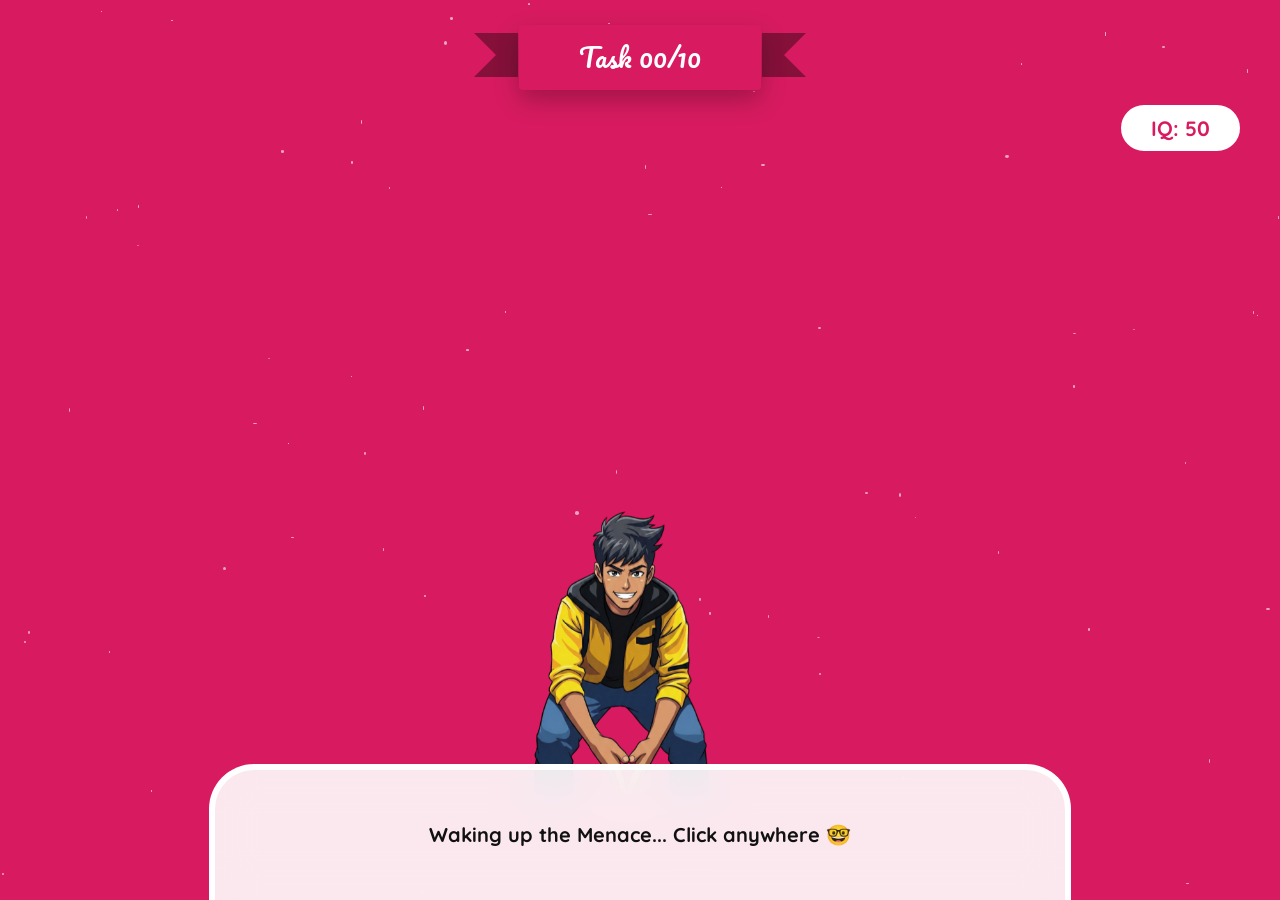
<file: birthday-menace/index.html>
<!DOCTYPE html>
<html lang="en">
<head>
    <meta charset="UTF-8">
    <meta name="viewport" content="width=device-width, initial-scale=1.0, maximum-scale=1.0, user-scalable=no">
    <title>Project: Birthday Menace - Ammamma Edition</title>
    
    <link href="https://fonts.googleapis.com/css2?family=Quicksand:wght@500;700;800&family=Pacifico&family=Bungee+Inline&family=Press+Start+2P&display=swap" rel="stylesheet">
    
    <style>
        :root {
            --p1: #FFD1DC; --p2: #FFB7B2; --p3: #FF85A1; --p4: #D81B60;
            --glass: rgba(255, 255, 255, 0.9); --gold: #FFD700; --ribbon-shadow: #85103a;
        }

        body, html { margin: 0; padding: 0; height: 100vh; width: 100vw; overflow: hidden; font-family: 'Quicksand', sans-serif; background-color: var(--p4); }

        .menace-bg-stripes {
            position: fixed; inset: 0; z-index: -10;
            background: repeating-linear-gradient(45deg, var(--p1) 0, var(--p1) 80px, var(--p2) 80px, var(--p2) 160px, var(--p3) 160px, var(--p3) 240px, var(--p4) 240px, var(--p4) 320px);
        }

        .menace-glow-sweep {
            position: fixed; inset: 0; z-index: -9; pointer-events: none;
            background: linear-gradient(135deg, transparent 0%, transparent 40%, rgba(255, 255, 255, 0.45) 50%, transparent 60%, transparent 100%);
            background-size: 300% 300%; animation: sequentialGlowLogic 7s linear infinite;
        }

        @keyframes sequentialGlowLogic { 0% { background-position: 200% 200%; } 100% { background-position: -200% -200%; } }

        #game-hud { position: fixed; top: 25px; width: 100%; display: flex; justify-content: center; z-index: 1000; }
        .hud-ribbon { position: relative; background: var(--p4); color: white; padding: 10px 60px; font-family: 'Pacifico', cursive; font-size: 1.6rem; border-radius: 4px; cursor: pointer; box-shadow: 0 10px 25px rgba(0,0,0,0.25); }
        .hud-ribbon::before, .hud-ribbon::after { content: ''; position: absolute; top: 8px; border: 22px solid var(--ribbon-shadow); z-index: -1; }
        .hud-ribbon::before { left: -45px; border-left-color: transparent; }
        .hud-ribbon::after { right: -45px; border-right-color: transparent; }

        #iq-box { position: fixed; top: 100px; right: 35px; background: white; padding: 10px 30px; border-radius: 35px; font-weight: 800; border: 5px solid var(--p4); color: var(--p4); font-size: 1.3rem; box-shadow: 0 8px 0px var(--p4); z-index: 1000; }

        #npc-layer { position: fixed; bottom: 0; left: 0; width: 100%; height: 320px; display: flex; flex-direction: column; align-items: center; justify-content: flex-end; z-index: 100; transition: all 1s; }
        #npc-sprite-container { position: absolute; bottom: 100px; z-index: 5; }
        #main-npc { width: 220px; animation: npcFloat 4s infinite ease-in-out; }
        #dialogue-box { width: 92%; max-width: 850px; height: 130px; background: var(--glass); backdrop-filter: blur(20px); border: 6px solid white; border-bottom: none; border-radius: 45px 45px 0 0; z-index: 10; display: flex; align-items: center; justify-content: center; position: relative; }
        #npc-text { font-size: 1.25rem; color: #111; font-weight: 800; text-align: center; padding: 0 60px; line-height: 1.4; }

        .menace-modal { position: fixed; top: 50%; left: 50%; transform: translate(-50%, -50%) scale(0); background: white; border: 10px solid var(--p4); padding: 40px; border-radius: 50px; z-index: 5000; text-align: center; width: 90%; max-width: 550px; box-shadow: 0 0 150px rgba(0,0,0,0.5); transition: 0.6s cubic-bezier(0.175, 0.885, 0.32, 1.275); }
        .modal-show { transform: translate(-50%, -50%) scale(1); }

        .choice-btn { background: var(--p3); color: white; border: 5px solid white; padding: 15px 45px; border-radius: 60px; font-weight: 800; font-size: 1.1rem; cursor: pointer; margin: 12px; transition: 0.3s; }
        .choice-btn:hover { transform: translateY(-5px); background: var(--p4); }
        .btn-green { background: #4CAF50; }

        .huge-penalty { position: fixed; top: 45%; left: 50%; transform: translate(-50%, -50%); font-family: 'Bungee Inline', cursive; font-size: 10rem; color: #ff0000; z-index: 10000; pointer-events: none; animation: popPenalty 1.3s forwards; text-shadow: 10px 10px 0px white, -3px -3px 0px white; }
        .nav-arrow { position: absolute; bottom: 35px; background: var(--p3); color: white; width: 60px; height: 60px; border-radius: 50%; font-size: 2.2rem; cursor: pointer; display: none; z-index: 30; border: none; }
        #prev-rule { left: 45px; } #next-rule { right: 45px; }

        @keyframes popPenalty { 0% { transform: translate(-50%, -50%) scale(0); opacity: 0; } 40% { transform: translate(-50%, -50%) scale(1.3); opacity: 1; } 100% { transform: translate(-50%, -95%) scale(1); opacity: 0; } }
        @keyframes npcFloat { 0%, 100% { transform: translateY(0); } 50% { transform: translateY(-25px); } }
    </style>
</head>
<body>
    <div class="menace-bg-stripes"></div>
    <div class="menace-glow-sweep"></div>
    <div id="twinkle-layer"></div>

    <header id="game-hud">
        <div class="hud-ribbon">
            Task <span id="task-idx-val">00</span>/10
        </div>
        <div id="iq-box">IQ: 50</div>
    </header>

    <div id="modal-choice" class="menace-modal">
        <h1 style="font-family:'Pacifico'; color:var(--p4); margin:0;">Movie Over, Ammamma!</h1>
        <p style="font-weight:800; font-size:1.2rem; color:#444;">Are you ready to fail?</p>
        <div style="margin-top:30px;">
            <button class="choice-btn" onclick="Game.handleChoice('READ')">READ AGAIN</button>
            <button class="choice-btn btn-green" onclick="Game.handleChoice('START')">START</button>
        </div>
    </div>

    <section id="npc-layer">
        <div id="npc-sprite-container"><img src="assets/images/npc-idle.png" alt="NPC" id="main-npc"></div>
        <div id="dialogue-box">
            <button id="prev-rule" class="nav-arrow" onclick="Game.navigate(-1)">←</button>
            <p id="npc-text">Waking up the Menace... Click anywhere 🤓</p>
            <button id="next-rule" class="nav-arrow" onclick="Game.navigate(1)">→</button>
        </div>
    </section>

    <script>
        const Game = {
            state: {
                iq: 50, keys: 0, currentTask: 0,
                isRunning: false, isReReading: false,
                isMovieMode: true, ruleIdx: 0,
                typingInt: null
            },

            rules: [
                "Initializing System... Ammamma detected. 🎀",
                "Today is your birthday, but I'm still a Menace. Hehe.",
                "RULE 01: You have 20 minutes for 10 tasks.",
                "RULE 02: Tab switching results in a Progress Wipe.",
                "RULE 03: Success earns you Golden Keys.",
                "Cutscene ends. Ready to struggle? 🚀"
            ],

            init() {
                this.spawnStars();
                window.addEventListener('click', () => {
                    if (!this.state.isRunning) {
                        this.state.isRunning = true;
                        this.playRuleMovie();
                    }
                }, { once: true });
            },

            playRuleMovie() {
                if (this.state.ruleIdx < this.rules.length) {
                    this.type(this.rules[this.state.ruleIdx], () => {
                        setTimeout(() => {
                            if (this.state.isMovieMode) {
                                this.state.ruleIdx++;
                                this.playRuleMovie();
                            }
                        }, 2200);
                    });
                } else {
                    document.getElementById('modal-choice').classList.add('modal-show');
                }
            },

            // --- NAVIGATION LOGIC ONLY ---
            handleChoice(type) {
                document.getElementById('modal-choice').classList.remove('modal-show');
                if (type === 'READ') {
                    this.state.isMovieMode = false;
                    this.state.iq = 48;
                    this.updateIQ(0);
                    document.getElementById('prev-rule').style.display = 'block';
                    document.getElementById('next-rule').style.display = 'block';
                    this.state.ruleIdx = 0;
                    this.type(this.rules[0]);
                } else {
                    // This takes her to task1.html
                    localStorage.setItem('menace_iq', this.state.iq);
                    window.location.href = 'task1.html'; 
                }
            },

            navigate(dir) {
                this.state.ruleIdx = (this.state.ruleIdx + dir + this.rules.length) % this.rules.length;
                this.type(this.rules[this.state.ruleIdx]);
                if (this.state.ruleIdx === this.rules.length - 1) {
                    setTimeout(() => document.getElementById('modal-choice').classList.add('modal-show'), 1500);
                }
            },

            updateIQ(val) {
                this.state.iq += val;
                document.getElementById('iq-box').innerText = `IQ: ${this.state.iq}`;
            },

            type(txt, cb) {
                if(this.state.typingInt) clearInterval(this.state.typingInt);
                const el = document.getElementById('npc-text');
                el.innerHTML = ""; let i = 0;
                this.state.typingInt = setInterval(() => {
                    if (i < txt.length) { el.innerHTML += txt.charAt(i); i++; }
                    else { clearInterval(this.state.typingInt); if(cb) cb(); }
                }, 40);
            },

            spawnStars() {
                const layer = document.getElementById('twinkle-layer');
                for(let i=0; i<80; i++) {
                    const s = document.createElement('div');
                    s.style.cssText = `position:absolute; background:white; border-radius:50%; width:${Math.random()*4}px; height:${Math.random()*4}px; left:${Math.random()*100}vw; top:${Math.random()*100}vh; opacity:0.6; animation: starTwinklePulse 3s infinite ease-in-out;`;
                    layer.appendChild(s);
                }
            }
        };

        window.onload = () => Game.init();
    </script>
</body>
</html>
</file>
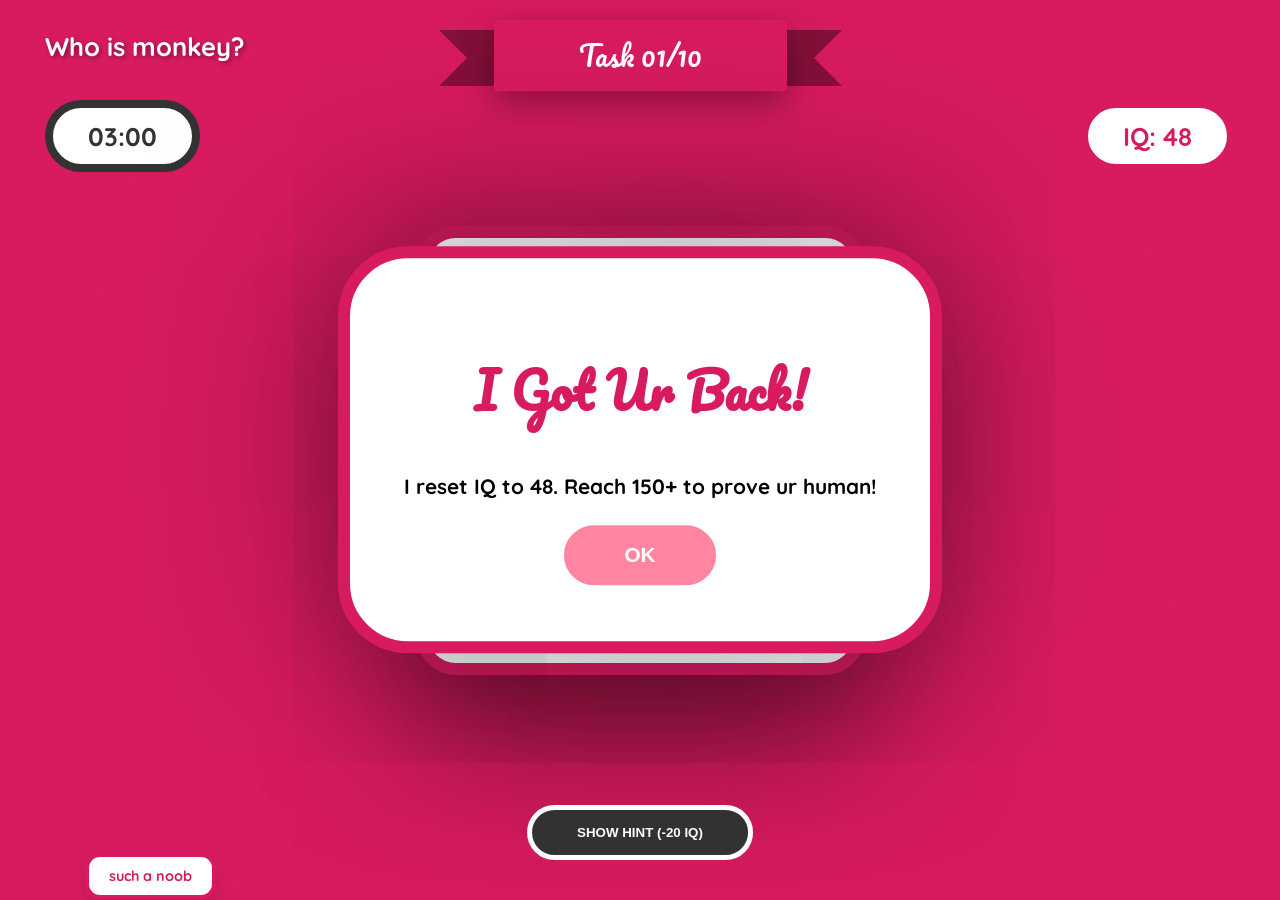
<file: birthday-menace/task1.html>
<!DOCTYPE html>
<html lang="en">
<head>
    <meta charset="UTF-8">
    <meta name="viewport" content="width=device-width, initial-scale=1.0, maximum-scale=1.0, user-scalable=no">
    <title>Task 01: Who is monkey? | Birthday Menace Engine v60.0</title>
    
    <link href="https://fonts.googleapis.com/css2?family=Quicksand:wght@700;800&family=Pacifico&family=Bungee+Inline&family=Press+Start+2P&display=swap" rel="stylesheet">
    
    <style>
        :root {
            --p1: #FFD1DC; --p2: #FFB7B2; --p3: #FF85A1; --p4: #D81B60;
            --glass: rgba(255, 255, 255, 0.96);
            --gold-metallic: #D4AF37;
            --gold-shine: #FFD700;
            --ribbon-shadow: #85103a;
        }

        body, html { margin: 0; padding: 0; height: 100vh; width: 100vw; overflow: hidden; font-family: 'Quicksand', sans-serif; background-color: var(--p4); }

        .menace-bg-stripes { position: fixed; inset: 0; z-index: -10; background: repeating-linear-gradient(45deg, var(--p1) 0, var(--p1) 120px, var(--p2) 120px, var(--p2) 240px, var(--p3) 240px, var(--p3) 360px, var(--p4) 360px, var(--p4) 480px); }
        .menace-glow-sweep { position: fixed; inset: 0; z-index: -9; pointer-events: none; background: linear-gradient(135deg, transparent 0%, rgba(255,255,255,0.3) 50%, transparent 100%); background-size: 300% 300%; animation: sequentialGlow 7s linear infinite; }
        @keyframes sequentialGlow { 0% { background-position: 150% 150%; } 100% { background-position: -150% -150%; } }

        .task-label { position: fixed; top: 30px; left: 45px; color: white; font-weight: 800; font-size: 1.6rem; text-shadow: 2px 2px 5px rgba(0,0,0,0.4); z-index: 1000; }
        #game-hud { position: fixed; top: 20px; width: 100%; display: flex; justify-content: center; z-index: 1000; }
        .hud-ribbon { position: relative; background: var(--p4); color: white; padding: 12px 85px; font-family: 'Pacifico', cursive; font-size: 1.7rem; border-radius: 4px; box-shadow: 0 12px 35px rgba(0,0,0,0.35); cursor: pointer; transition: 0.3s; }
        .hud-ribbon::before { content: ''; position: absolute; left: -55px; top: 10px; border: 28px solid var(--ribbon-shadow); border-right-color: var(--ribbon-shadow); border-left-color: transparent; z-index: -1; }
        .hud-ribbon::after { content: ''; position: absolute; right: -55px; top: 10px; border: 28px solid var(--ribbon-shadow); border-left-color: var(--ribbon-shadow); border-right-color: transparent; z-index: -1; }
        #iq-box { position: fixed; top: 100px; right: 45px; background: white; padding: 12px 35px; border-radius: 45px; border: 8px solid var(--p4); color: var(--p4); font-weight: 800; font-size: 1.6rem; box-shadow: 0 10px 0px var(--p4); z-index: 1000; }
        #timer-box { position: fixed; top: 100px; left: 45px; background: white; padding: 12px 35px; border-radius: 45px; border: 8px solid #333; color: #333; font-weight: 800; font-size: 1.6rem; z-index: 1000; }

        #active-task-layer { position:fixed; inset:0; display:flex; flex-direction: column; align-items:center; justify-content:center; pointer-events:none; z-index: 60; }
        #puzzle-board { display: grid; grid-template-columns: repeat(3, 115px); grid-template-rows: repeat(3, 115px); gap: 15px; background: white; padding: 25px; border-radius: 40px; border: 12px solid var(--p4); box-shadow: 0 60px 150px rgba(0,0,0,0.5); transition: all 1s ease; pointer-events: auto; }
        .tile { width: 115px; height: 115px; border-radius: 18px; cursor: pointer; background-image: url('assets/images/ammamma-face.png'); background-size: 345px 345px; position: relative; transition: transform 0.25s, background-image 1.2s ease, border-radius 1s; }
        .tile::after { content: attr(data-num); position: absolute; top: 8px; left: 8px; background: var(--p4); color: white; width: 28px; height: 28px; border-radius: 50%; font-size: 0.85rem; display: flex; align-items: center; justify-content: center; border: 2px solid white; transition: 0.4s ease; }
        .tile-reveal::after { opacity: 0 !important; }
        .tile-reveal { border-radius: 0 !important; cursor: default !important; }
        .tile-empty { background: none !important; border: 3px dashed #ddd; cursor: default; }

        .npc-mouth-system { position: fixed; bottom: -500px; z-index: 800; display: flex; flex-direction: column; align-items: center; transition: 0.6s cubic-bezier(0.175, 0.885, 0.32, 1.275); }
        .npc-active { bottom: 0 !important; }
        .npc-laughing { animation: laughShake 0.2s infinite; }
        @keyframes laughShake { 0% { transform: rotate(0); } 50% { transform: rotate(5deg) scale(1.05); } 100% { transform: rotate(-5deg); } }
        .mouth-bubble { background: white; padding: 10px 20px; border-radius: 15px; border: 4px solid var(--p4); font-weight: 800; color: var(--p4); margin-bottom: 5px; text-align: center; max-width: 180px; position: relative; box-shadow: 0 10px 20px rgba(0,0,0,0.1); font-size: 0.9rem; }

        #reward-hand { position: fixed; right: -650px; bottom: 0; transition: 1.5s; z-index: 6000; }
        #reward-hand.active { right: 0; }
        #golden-banana { filter: drop-shadow(0 0 25px gold); cursor: pointer; transition: 0.3s; }
        
        #scratch-container { position: fixed; top: 40%; left: 50%; transform: translate(-50%, -50%) scale(0); width: 500px; height: 300px; z-index: 9000; transition: 0.7s; }
        #scratch-canvas { position: absolute; top: 0; left: 0; border-radius: 20px; cursor: crosshair; touch-action: none; }
        .ticket-underlay { width: 100%; height: 100%; background: linear-gradient(135deg, #FFD700, #FFFACD, #FFD700); border: 10px solid #b8860b; border-radius: 20px; display: flex; flex-direction: column; align-items: center; justify-content: center; font-family: 'Pacifico'; text-align: center; box-shadow: 0 0 150px rgba(0,0,0,0.6); }

        #next-task-btn { position: fixed; bottom: 50px; left: 50%; transform: translateX(-50%) scale(0); z-index: 9500; background: #4CAF50; color: white; padding: 20px 80px; border-radius: 100px; font-weight: 800; font-size: 1.6rem; border: 8px solid white; cursor: pointer; transition: 0.5s; box-shadow: 0 20px 50px rgba(0,0,0,0.4); }
        #next-task-btn.visible { transform: translateX(-50%) scale(1); }

        .menace-modal { position: fixed; top: 50%; left: 50%; transform: translate(-50%, -50%) scale(0); background: white; border: 12px solid var(--p4); padding: 50px; border-radius: 70px; z-index: 10000; text-align: center; width: 480px; box-shadow: 0 0 200px rgba(0,0,0,0.5); transition: 0.6s cubic-bezier(0.175, 0.885, 0.32, 1.275); }
        .modal-active { transform: translate(-50%, -50%) scale(1); }
        .choice-btn { background: var(--p3); color: white; padding: 18px 60px; border-radius: 80px; font-weight: 800; cursor: pointer; border: 6px solid white; font-size: 1.3rem; transition: 0.2s; }
        #hint-button { position: fixed; bottom: 40px; left: 50%; transform: translateX(-50%); background: #333; color: white; border: 5px solid white; padding: 15px 45px; border-radius: 50px; font-weight: 800; cursor: pointer; z-index: 1000; }
        .huge-penalty { position: fixed; top: 45%; left: 50%; transform: translate(-50%, -50%); font-family: 'Bungee Inline'; font-size: 12rem; color: red; z-index: 10000; pointer-events: none; animation: popImpact 1.4s forwards; text-shadow: 12px 12px 0px white; }
        @keyframes popImpact { 0% { transform: translate(-50%, -50%) scale(0); opacity: 0; } 40% { transform: translate(-50%, -50%) scale(1.5); opacity: 1; } 100% { transform: translate(-50%, -95%) scale(1); opacity: 0; } }
    </style>
</head>
<body>

    <div class="menace-bg-stripes"></div>
    <div class="menace-glow-sweep"></div>
    <div class="task-label">Who is monkey?</div>

    <header id="game-hud">
        <div id="timer-box">03:00</div>
        <div class="hud-ribbon" onclick="Game.resetAndGo()">Task 01/10</div>
        <div id="iq-box">IQ: --</div>
    </header>

    <div id="modal-greeting" class="menace-modal">
        <h2 style="font-family:'Pacifico'; color:var(--p4); font-size: 3rem;">I Got Ur Back!</h2>
        <p style="font-weight:700; font-size:1.3rem;">I reset IQ to 48. Reach 150+ to prove ur human!</p>
        <button class="choice-btn" onclick="Game.showRules()">OK</button>
    </div>

    <div id="modal-rules" class="menace-modal">
        <h2 style="font-family:'Pacifico'; color:var(--p4); font-size: 2.5rem;">Gauntlet Rules</h2>
        <div style="text-align:left; font-weight:700; color:#444; background:#f5f5f5; padding:30px; border-radius:40px; margin-bottom: 25px;">
            <p>✅ <b>Right Move:</b> +2 IQ</p>
            <p>❌ <b>Wrong Move:</b> -4 IQ</p>
            <p>⏱️ <b>Time Limit:</b> 3 Minutes</p>
            <p>🎯 <b>Goal:</b> 150+ IQ</p>
        </div>
        <button class="choice-btn" style="background:#4CAF50;" onclick="Game.commenceGame()">START TASK</button>
    </div>

    <div id="modal-victory" class="menace-modal">
        <h2 style="font-family:'Pacifico'; color:var(--p4); font-size: 2.8rem;">VICTORY!</h2>
        <p style="font-weight:700; font-size:1.4rem;">Wow, I didn't know u could, so take your reward!</p>
        <button class="choice-btn" style="background:var(--gold-shine); color:#333;" onclick="Game.spawnReward()">GET REWARD</button>
    </div>

    <main id="active-task-layer">
        <div id="puzzle-board"></div>
    </main>

    <button id="hint-button" onclick="Game.triggerHint()">SHOW HINT (-20 IQ)</button>

    <div id="npc-wrong" class="npc-mouth-system" style="left:40px;">
        <div class="mouth-bubble">such a noob</div>
        <img src="assets/images/npc-head.png" width="220">
    </div>

    <div id="reward-hand">
        <svg width="450" height="650" viewBox="0 0 450 650" fill="none">
            <path d="M400 650C400 650 430 450 340 350C260 250 180 300 130 250" stroke="#5D4037" stroke-width="110" stroke-linecap="round"/>
            <circle cx="130" cy="250" r="70" fill="#5D4037" />
            <g id="golden-banana" onclick="Game.openScratchCard()">
                <path d="M90 230 Q 130 160 210 230" stroke="gold" stroke-width="45" fill="none" stroke-linecap="round"/>
                <path d="M95 230 Q 130 190 200 230" stroke="#fff5b1" stroke-width="12" fill="none" opacity="0.8"/>
            </g>
        </svg>
    </div>

    <div id="scratch-container">
        <div class="ticket-underlay">
            <h1 style="color: #b8860b; font-size: 3.2rem; margin: 0;">GOLDEN TICKET</h1>
            <p style="font-weight: 900; font-size: 1.2rem; color: #333;">AMMAMMA: VERIFIED HUMAN</p>
        </div>
        <canvas id="scratch-canvas" width="500" height="300"></canvas>
    </div>

    <button id="next-task-btn" onclick="Game.resetAndGo()">PROCEED (TASK 02) ⏩</button>

    <script>
        const Game = {
            state: { iq: 50, tiles: [1, 2, 3, 4, 5, 6, 7, 8, null], timeLeft: 180, isSolved: false, isRunning: false, scratchAmount: 0 },

            init() { this.handleInitialGreeting(); this.setupSecurity(); },

            setupSecurity() {
                document.addEventListener("visibilitychange", () => {
                    if (document.hidden && this.state.isRunning) {
                        this.state.iq -= 10;
                        localStorage.setItem('menace_iq', this.state.iq);
                        alert("EYES ON ME AMMAMMA! Penalty -10 IQ Applied.");
                        location.reload();
                    }
                });
            },

            handleInitialGreeting() {
                this.state.iq = 48;
                document.getElementById('modal-greeting').classList.add('modal-active');
                this.updateDisplay();
            },

            showRules() { document.getElementById('modal-greeting').classList.remove('modal-active'); document.getElementById('modal-rules').classList.add('modal-active'); },

            commenceGame() {
                this.state.isRunning = true;
                document.getElementById('modal-rules').classList.remove('modal-active');
                document.getElementById('timer-box').style.display = 'block';
                this.executeShuffle();
                this.renderPuzzle();
                this.initTimer();
            },

            executeShuffle() {
                for (let i = 0; i < 150; i++) {
                    const emptyPos = this.state.tiles.indexOf(null);
                    const moves = this.getNeighbors(emptyPos);
                    const pick = moves[Math.floor(Math.random() * moves.length)];
                    [this.state.tiles[emptyPos], this.state.tiles[pick]] = [this.state.tiles[pick], this.state.tiles[emptyPos]];
                }
            },

            getNeighbors(idx) {
                const m = [];
                if (idx % 3 > 0) m.push(idx - 1);
                if (idx % 3 < 2) m.push(idx + 1);
                if (idx > 2) m.push(idx - 3);
                if (idx < 6) m.push(idx + 3);
                return m;
            },

            renderPuzzle() {
                const b = document.getElementById('puzzle-board');
                b.innerHTML = '';
                this.state.tiles.forEach((t, i) => {
                    const div = document.createElement('div');
                    div.className = t ? 'tile' : 'tile tile-empty';
                    if (t) {
                        div.dataset.num = t;
                        div.style.backgroundPosition = `${((t-1)%3)*-115}px ${Math.floor((t-1)/3)*-115}px`;
                        div.onclick = () => this.handleMove(i);
                    }
                    b.appendChild(div);
                });
            },

            handleMove(idx) {
                if (this.state.isSolved) return;
                const empty = this.state.tiles.indexOf(null);
                if (this.getNeighbors(idx).includes(empty)) {
                    [this.state.tiles[empty], this.state.tiles[idx]] = [this.state.tiles[idx], this.state.tiles[empty]];
                    this.state.iq += 2;
                    this.updateDisplay();
                    this.renderPuzzle();
                    this.checkVictory();
                } else {
                    this.state.iq -= 4;
                    this.updateDisplay();
                    this.triggerMockery();
                }
            },

            triggerMockery() {
                const npc = document.getElementById('npc-wrong');
                npc.classList.add('npc-active', 'npc-laughing');
                setTimeout(() => npc.classList.remove('npc-active', 'npc-laughing'), 1000);
            },

            triggerHint() {
                if(this.state.isSolved) return;
                this.state.iq -= 20;
                this.updateDisplay();
                document.getElementById('puzzle-board').style.opacity = '0.4';
                setTimeout(() => document.getElementById('puzzle-board').style.opacity = '1', 1500);
            },

            checkVictory() {
                const win = [1, 2, 3, 4, 5, 6, 7, 8, null];
                if (this.state.tiles.every((v, i) => v === win[i])) {
                    this.state.isSolved = true;
                    this.initVictoryReveal();
                }
            },

            initVictoryReveal() {
                const board = document.getElementById('puzzle-board');
                board.style.gap = '0';
                // Show Next Button Immediately
                document.getElementById('next-task-btn').classList.add('visible');
                document.getElementById('modal-victory').classList.add('modal-active');
            },

            spawnReward() {
                document.getElementById('modal-victory').classList.remove('modal-active');
                document.getElementById('reward-hand').classList.add('active');
            },

            openScratchCard() {
                document.getElementById('scratch-container').style.transform = 'translate(-50%, -50%) scale(1)';
                this.initScratch();
            },

            initScratch() {
                const canvas = document.getElementById('scratch-canvas');
                const ctx = canvas.getContext('2d');
                ctx.fillStyle = '#D4AF37'; ctx.fillRect(0, 0, 500, 300);
                ctx.globalCompositeOperation = 'destination-out';
                const scratch = (e) => {
                    const rect = canvas.getBoundingClientRect();
                    const x = (e.clientX || (e.touches ? e.touches[0].clientX : 0)) - rect.left;
                    const y = (e.clientY || (e.touches ? e.touches[0].clientY : 0)) - rect.top;
                    ctx.beginPath(); ctx.arc(x, y, 45, 0, Math.PI * 2); ctx.fill();
                };
                canvas.addEventListener('mousemove', scratch);
                canvas.addEventListener('touchmove', scratch);
            },

            resetAndGo() {
                // Direct Navigation to Task 2
                localStorage.setItem('menace_iq', 150);
                window.location.href = 'task2.html';
            },

            updateDisplay() { document.getElementById('iq-box').innerText = `IQ: ${this.state.iq}`; if (this.state.iq < 0) this.triggerPenaltyFX(); },

            triggerPenaltyFX() {
                const el = document.createElement('div');
                el.className = 'huge-penalty'; el.innerText = "-4";
                document.body.appendChild(el);
                setTimeout(() => el.remove(), 1300);
            },

            initTimer() {
                const clock = setInterval(() => {
                    this.state.timeLeft--;
                    let m = Math.floor(this.state.timeLeft / 60), s = this.state.timeLeft % 60;
                    document.getElementById('timer-box').innerText = `${String(m).padStart(2,'0')}:${String(s).padStart(2,'0')}`;
                    if (this.state.timeLeft <= 0) { clearInterval(clock); location.reload(); }
                    if (this.state.isSolved) clearInterval(clock);
                }, 1000);
            }
        };

        window.onload = () => Game.init();
    </script>
</body>
</html>
</file>
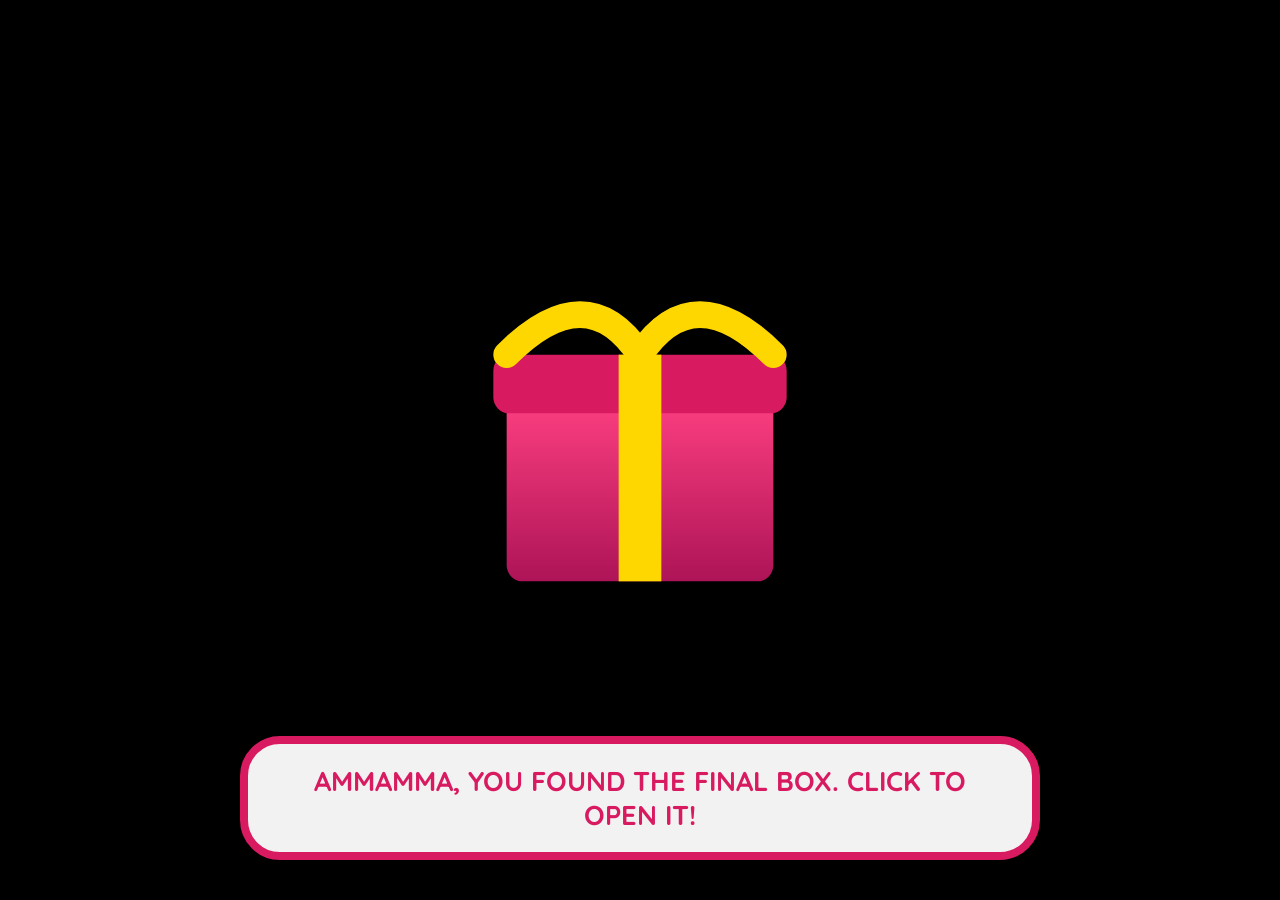
<file: birthday-menace/task10.html>
<!DOCTYPE html>
<html lang="en">
<head>
    <meta charset="UTF-8">
    <meta name="viewport" content="width=device-width, initial-scale=1.0, maximum-scale=1.0, user-scalable=no">
    <title>THE GRAND FINALE | Birthday Menace v1000.0</title>
    
    <link href="https://fonts.googleapis.com/css2?family=Pacifico&family=Bungee+Inline&family=Quicksand:wght@700;800&display=swap" rel="stylesheet">
    
    <style>
        /* --- 🎨 1. THEMES & VARIABLES --- */
        :root { 
            --p-dark: #D81B60; --p-mid: #FF4081; --p-light: #FF80AB; 
            --gold: #FFD700; --cyan: #00f2ff; --white: #ffffff;
        }

        * { user-select: none; box-sizing: border-box; outline: none; -webkit-tap-highlight-color: transparent; }
        body, html { margin: 0; padding: 0; height: 100vh; width: 100vw; overflow: hidden; font-family: 'Quicksand', sans-serif; background: #000; }

        /* --- 💖 2. DYNAMIC BACKGROUND ENGINE --- */
        #particle-canvas { position: fixed; inset: 0; z-index: -15; }
        
        .pink-shimmer-bg {
            position: fixed; inset: 0; z-index: -20;
            background: linear-gradient(-45deg, #FF0055, #FF4081, #D81B60, #880E4F, #FF80AB);
            background-size: 400% 400%;
            animation: bgShift 10s ease infinite;
        }
        @keyframes bgShift {
            0% { background-position: 0% 50%; }
            50% { background-position: 100% 50%; }
            100% { background-position: 0% 50%; }
        }

        /* --- 🏷️ 3. BOTTOM DIALOGUE SYSTEM --- */
        #bottom-ui {
            position: fixed; bottom: 40px; width: 100%; display: flex;
            justify-content: center; z-index: 5000; pointer-events: none;
        }
        .msg-container {
            background: rgba(255, 255, 255, 0.95); border: 8px solid var(--p-dark);
            padding: 20px 60px; border-radius: 40px; text-align: center;
            width: 85%; max-width: 800px; pointer-events: auto;
            box-shadow: 0 -15px 50px rgba(0,0,0,0.4);
            animation: slideUp 0.8s cubic-bezier(0.175, 0.885, 0.32, 1.275);
        }
        #status-text { font-weight: 900; font-size: 1.7rem; color: var(--p-dark); text-transform: uppercase; }

        @keyframes slideUp { from { transform: translateY(150%); } to { transform: translateY(0); } }

        /* --- 🎁 4. STAGE ELEMENTS --- */
        #main-stage { position: fixed; inset: 0; display: flex; flex-direction: column; align-items: center; justify-content: center; z-index: 100; }

        /* The Gift Box */
        #box-hero { cursor: pointer; transition: 0.4s; z-index: 200; }
        .gift-svg { width: 320px; filter: drop-shadow(0 20px 50px rgba(0,0,0,0.5)); animation: boxFloat 2s infinite alternate ease-in-out; }
        @keyframes boxFloat { from { transform: scale(1) translateY(0); } to { transform: scale(1.1) translateY(-30px); } }

        /* Glitch Text */
        #birthday-glitch { display: none; text-align: center; z-index: 300; }
        .neon-text {
            font-family: 'Bungee Inline'; font-size: 6.5rem; color: white;
            text-shadow: 6px 6px var(--p-dark), -6px -6px var(--cyan);
            animation: glitchEffect 0.15s infinite; line-height: 1.1;
        }
        @keyframes glitchEffect {
            0% { transform: translate(4px, -4px) skew(2deg); filter: hue-rotate(0deg); }
            50% { transform: translate(-4px, 4px) skew(-2deg); filter: hue-rotate(180deg); }
            100% { transform: translate(0); }
        }

        /* The Big attractive Cake */
        #cake-zone { display: none; flex-direction: column; align-items: center; z-index: 400; transform: scale(1.2); }
        .cake-masterpiece { width: 550px; filter: drop-shadow(0 15px 50px rgba(255,255,255,0.4)); }
        .tier-1 { fill: #D81B60; } .tier-2 { fill: #EC407A; } .tier-3 { fill: #F48FB1; }
        .frosting { fill: #fff; }
        .flame-particle { animation: flickerCandle 0.1s infinite alternate; transform-origin: center bottom; }
        @keyframes flickerCandle { from { transform: scale(1) rotate(-3deg); } to { transform: scale(1.3) rotate(3deg); } }

        /* --- 📷 5. CAMERA & CAPTURE --- */
        #cam-overlay {
            position: fixed; top: 30px; right: 30px; width: 280px; height: 200px;
            border: 6px solid white; border-radius: 25px; overflow: hidden;
            display: none; z-index: 4000; transform: scaleX(-1);
            box-shadow: 0 10px 40px rgba(0,0,0,0.6);
        }
        #video-preview { width: 100%; height: 100%; object-fit: cover; }
        .head-guide { position: absolute; inset: 0; border: 4px dashed var(--gold); border-radius: 50%; margin: 15%; opacity: 0.6; }

        /* Final Result Postcard */
        #final-reveal-screen {
            position: fixed; inset: 0; background: rgba(0,0,0,0.98);
            display: none; flex-direction: column; align-items: center; justify-content: center; z-index: 9000;
        }
        .photo-frame { position: relative; border: 18px solid white; border-radius: 35px; box-shadow: 0 0 120px var(--gold); background: #111; overflow: visible; }
        #canvas-output { border-radius: 10px; transform: scaleX(-1); max-width: 85vw; max-height: 65vh; display: block; }
        
        .hat-overlay { position: absolute; top: -140px; left: 50%; transform: translateX(-50%); width: 220px; z-index: 100; filter: drop-shadow(0 10px 20px rgba(0,0,0,0.5)); }
        .joker-overlay { position: absolute; bottom: -60px; right: -70px; width: 220px; transform: rotate(12deg); z-index: 100; filter: drop-shadow(0 10px 20px rgba(0,0,0,0.5)); }

        .btn-finale {
            background: var(--gold); color: #222; border: none;
            padding: 25px 100px; border-radius: 100px; font-weight: 900;
            font-size: 2.2rem; cursor: pointer; margin-top: 50px;
            box-shadow: 0 12px 0 #b8860b; transition: 0.2s;
        }
        .btn-finale:active { transform: translateY(8px); box-shadow: 0 4px 0 #b8860b; }

        .white-flash { position: fixed; inset: 0; background: white; z-index: 10000; display: none; }
    </style>
</head>
<body>

    <div class="pink-shimmer-bg"></div>
    <canvas id="particle-canvas"></canvas>
    <div id="flash-bang" class="white-flash"></div>

    <section id="bottom-ui">
        <div class="msg-container">
            <div id="status-text">Ammamma, you found the final box. Click to open it!</div>
        </div>
    </section>

    <main id="main-stage">
        <div id="box-hero" onclick="Engine.openSurprise()">
            <svg class="gift-svg" viewBox="0 0 120 120">
                <defs>
                    <linearGradient id="boxG" x1="0%" y1="0%" x2="0%" y2="100%"><stop offset="0%" style="stop-color:#FF4081"/><stop offset="100%" style="stop-color:#AD1457"/></linearGradient>
                </defs>
                <rect x="10" y="40" width="100" height="70" fill="url(#boxG)" rx="6"/>
                <rect x="5" y="25" width="110" height="22" fill="#D81B60" rx="6"/>
                <rect x="52" y="25" width="16" height="85" fill="gold"/>
                <path d="M60 25 Q 40 -5 10 25 M 60 25 Q 80 -5 110 25" stroke="gold" stroke-width="10" fill="none" stroke-linecap="round"/>
            </svg>
        </div>

        <div id="birthday-glitch">
            <h1 class="neon-text">HAPPY BIRTHDAY<br>AMMAMMA!</h1>
        </div>

        <div id="cake-zone">
            <svg class="cake-masterpiece" viewBox="0 0 400 400">
                <defs>
                    <filter id="shadow"><feDropShadow dx="0" dy="4" stdDeviation="4" flood-opacity="0.3"/></filter>
                </defs>
                <rect x="40" y="290" width="320" height="90" class="tier-1" rx="15" filter="url(#shadow)"/>
                <path d="M40 290 Q 70 320 100 290 T 160 290 T 220 290 T 280 290 T 360 290 V310 H40 Z" class="frosting"/>
                <rect x="80" y="195" width="240" height="95" class="tier-2" rx="15" filter="url(#shadow)"/>
                <path d="M80 195 Q 110 225 140 195 T 200 195 T 260 195 T 320 195 V215 H80 Z" class="frosting"/>
                <rect x="120" y="110" width="160" height="85" class="tier-3" rx="15" filter="url(#shadow)"/>
                <path d="M120 110 Q 150 140 180 110 T 240 110 T 280 110 V130 H120 Z" class="frosting"/>
                <g transform="translate(160, 50)"><rect width="8" height="60" fill="#fff" rx="2"/><path class="flame-particle" d="M4 -15 Q 12 0 4 10 Q -4 0 4 -15" fill="#FFD700"/></g>
                <g transform="translate(200, 40)"><rect width="8" height="70" fill="#fff" rx="2"/><path class="flame-particle" d="M4 -15 Q 12 0 4 10 Q -4 0 4 -15" fill="#FFD700"/></g>
                <g transform="translate(240, 50)"><rect width="8" height="60" fill="#fff" rx="2"/><path class="flame-particle" d="M4 -15 Q 12 0 4 10 Q -4 0 4 -15" fill="#FFD700"/></g>
            </svg>
            <h1 style="color:white; font-family:'Pacifico'; font-size: 3rem; margin-top: 20px; text-shadow: 0 4px 10px rgba(0,0,0,0.5);">GENTLY BLOW TO CELEBRATE!</h1>
        </div>
    </main>

    <div id="cam-overlay">
        <video id="video-preview" autoplay playsinline></video>
        <div class="head-guide"></div>
    </div>

    <div id="final-reveal-screen">
        <div class="photo-frame">
            <canvas id="canvas-output"></canvas>
            <svg class="hat-overlay" viewBox="0 0 100 100">
                <path d="M10 90 L 50 10 L 90 90 Z" fill="#D81B60"/>
                <circle cx="50" cy="10" r="12" fill="#fff"/>
                <circle cx="35" cy="60" r="6" fill="gold"/>
                <circle cx="65" cy="60" r="6" fill="gold"/>
                <circle cx="50" cy="40" r="5" fill="gold"/>
            </svg>
            <svg class="joker-overlay" viewBox="0 0 100 100">
                <circle cx="50" cy="50" r="42" fill="white" stroke="#000" stroke-width="3"/>
                <circle cx="32" cy="42" r="7" fill="#000"/>
                <circle cx="68" cy="42" r="7" fill="#000"/>
                <path d="M25 65 Q 50 95 75 65" stroke="#D81B60" stroke-width="8" fill="none" stroke-linecap="round"/>
                <circle cx="50" cy="58" r="10" fill="red"/>
            </svg>
        </div>
        <h1 style="color:white; font-family:'Pacifico'; font-size: 3.5rem; margin-top: 50px; text-shadow: 0 0 30px var(--p-mid);">MENACE DEFEATED!</h1>
        <button class="btn-finale" onclick="window.location.href='gifts.html'">GO TO GIFTS 🎁</button>
    </section>

    <script>
        /**
         * 🏆 THE ULTIMATE BIRTHDAY MENACE ENGINE
         * Manages Particles, Sensitive Audio Analysis, and Canvas Capture.
         */
        const Engine = {
            state: {
                activePhase: 'initial',
                hearts: [],
                confetti: [],
                hasBlown: false
            },

            init() {
                this.setupCanvas();
                this.frameLoop();
            },

            // --- 🎆 BACKGROUND PARTICLE SYSTEM ---
            setupCanvas() {
                const c = document.getElementById('particle-canvas');
                this.ctx = c.getContext('2d');
                this.resize();
                window.onresize = () => this.resize();

                // Generate Floating Hearts
                for(let i=0; i<40; i++) {
                    this.state.hearts.push({
                        x: Math.random() * c.width,
                        y: Math.random() * c.height,
                        sz: Math.random() * 25 + 10,
                        sp: Math.random() * 1.5 + 0.5,
                        op: Math.random() * 0.4
                    });
                }
            },

            resize() {
                this.ctx.canvas.width = window.innerWidth;
                this.ctx.canvas.height = window.innerHeight;
            },

            triggerConfetti() {
                for(let i=0; i<120; i++) {
                    this.state.confetti.push({
                        x: window.innerWidth / 2,
                        y: window.innerHeight / 2,
                        vX: (Math.random() - 0.5) * 25,
                        vY: (Math.random() - 0.5) * 25 - 12,
                        color: `hsl(${Math.random() * 360}, 100%, 60%)`,
                        size: Math.random() * 12 + 4,
                        life: 1.0
                    });
                }
            },

            frameLoop() {
                const { ctx, state } = this;
                ctx.clearRect(0, 0, ctx.canvas.width, ctx.canvas.height);

                // Animate Hearts
                state.hearts.forEach(h => {
                    ctx.fillStyle = `rgba(255, 255, 255, ${h.op})`;
                    ctx.font = `${h.sz}px serif`;
                    ctx.fillText('❤', h.x, h.y);
                    h.y -= h.sp;
                    if(h.y < -50) h.y = ctx.canvas.height + 50;
                });

                // Animate Confetti
                state.confetti.forEach((c, idx) => {
                    ctx.fillStyle = c.color;
                    ctx.globalAlpha = c.life;
                    ctx.fillRect(c.x, c.y, c.size, c.size);
                    c.x += c.vX; c.y += c.vY;
                    c.vY += 0.45; // Gravity
                    c.life -= 0.008;
                    if(c.life <= 0) state.confetti.splice(idx, 1);
                });
                ctx.globalAlpha = 1.0;

                requestAnimationFrame(() => this.frameLoop());
            },

            // --- 🕹️ TASK LOGIC ---
            async openSurprise() {
                if(this.state.activePhase !== 'initial') return;
                this.state.activePhase = 'glitch';
                
                this.triggerConfetti();
                document.getElementById('box-hero').style.display = 'none';
                document.getElementById('status-text').innerText = "SYSTEM ERROR! CELEBRATION DETECTED!";
                
                const glitch = document.getElementById('birthday-glitch');
                glitch.style.display = 'block';
                
                await new Promise(r => setTimeout(r, 2800));
                glitch.style.display = 'none';
                this.showCake();
            },

            async showCake() {
                this.state.activePhase = 'cake';
                document.getElementById('cake-zone').style.display = 'flex';
                document.getElementById('cam-overlay').style.display = 'block';
                document.getElementById('status-text').innerText = "GENTLY PUFF INTO THE MIC TO EXTINGUISH!";
                this.startMicrophone();
            },

            async startMicrophone() {
                try {
                    const stream = await navigator.mediaDevices.getUserMedia({ video: true, audio: true });
                    document.getElementById('video-preview').srcObject = stream;

                    // Precision Audio Analyser
                    const audioCtx = new (window.AudioContext || window.webkitAudioContext)();
                    const analyser = audioCtx.createAnalyser();
                    const micSource = audioCtx.createMediaStreamSource(stream);
                    micSource.connect(analyser);
                    analyser.fftSize = 256;
                    const audioBuffer = new Uint8Array(analyser.frequencyBinCount);

                    const micCheck = () => {
                        if(this.state.hasBlown) return;
                        analyser.getByteFrequencyData(audioBuffer);
                        // Using Max Peak for high sensitivity to "Puffs"
                        let peakVolume = Math.max(...audioBuffer);
                        
                        if(peakVolume > 30) {
                            this.blowOut();
                        } else {
                            requestAnimationFrame(micCheck);
                        }
                    };
                    micCheck();
                } catch (e) {
                    alert("We need Camera & Mic to capture the final moment!");
                }
            },

            async blowOut() {
                this.state.hasBlown = true;
                document.querySelectorAll('.flame-particle').forEach(f => f.style.display = 'none');
                document.getElementById('status-text').innerText = "BOOM! HAPPY BIRTHDAY MONKEY! 📸";
                
                // Visual Flash
                const flash = document.getElementById('flash-bang');
                flash.style.display = 'block';
                setTimeout(() => flash.style.display = 'none', 80);
                
                this.triggerConfetti();
                setTimeout(() => this.takeShot(), 400);
            },

            takeShot() {
                const video = document.getElementById('video-preview');
                const out = document.getElementById('canvas-output');
                const ctx = out.getContext('2d');
                
                out.width = video.videoWidth;
                out.height = video.videoHeight;
                ctx.drawImage(video, 0, 0, out.width, out.height);
                
                document.getElementById('final-reveal-screen').style.display = 'flex';
                document.getElementById('bottom-ui').style.display = 'none';
                
                // Close hardware streams
                video.srcObject.getTracks().forEach(t => t.stop());
            }
        };

        window.onload = () => Engine.init();
    </script>
</body>
</html>
</file>
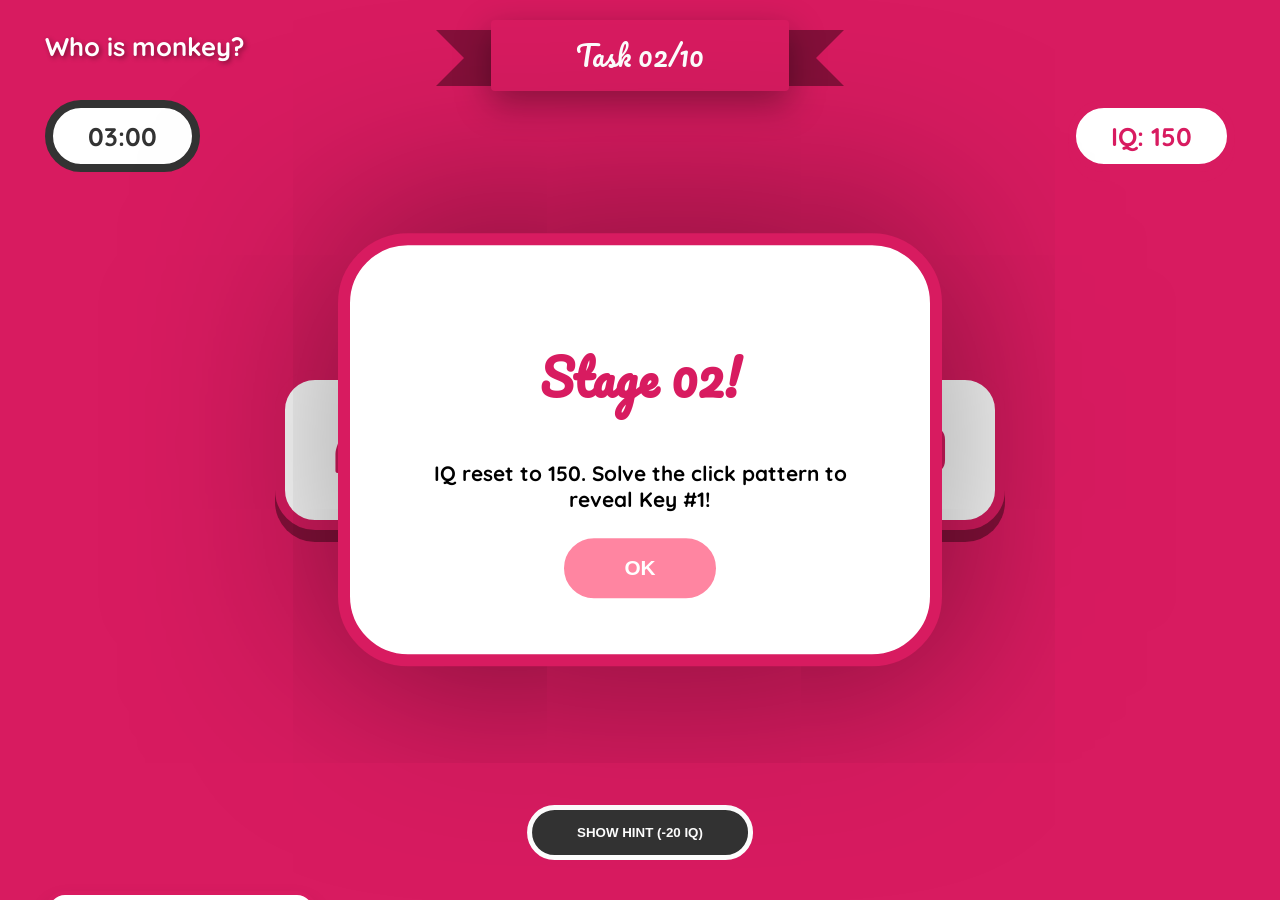
<file: birthday-menace/task2.html>
<!DOCTYPE html>
<html lang="en">
<head>
    <meta charset="UTF-8">
    <meta name="viewport" content="width=device-width, initial-scale=1.0, maximum-scale=1.0, user-scalable=no">
    <title>Task 02: Who is monkey? | Birthday Menace Engine v80.0</title>
    
    <link href="https://fonts.googleapis.com/css2?family=Quicksand:wght@700;800&family=Pacifico&family=Bungee+Inline&family=Press+Start+2P&display=swap" rel="stylesheet">
    
    <style>
        /**
         * 🎨 BIRTHDAY MENACE - TASK 02 MASTER RE-ENGINEERED
         * architecture: Fixed Pointer-Events + Sequential Gauntlet
         * components: 4-Button Chain, Banana-to-Key Reveal, Scratch Physics
         */

        :root {
            --p1: #FFD1DC; --p2: #FFB7B2; --p3: #FF85A1; --p4: #D81B60;
            --glass: rgba(255, 255, 255, 0.96);
            --gold: #FFD700;
            --ribbon-shadow: #85103a;
        }

        /* --- 🌈 1. STATIONARY DIAGONAL SHADES --- */
        body, html {
            margin: 0; padding: 0; height: 100vh; width: 100vw;
            overflow: hidden; font-family: 'Quicksand', sans-serif;
            background-color: var(--p4);
        }

        .menace-bg-stripes {
            position: fixed; inset: 0; z-index: -10;
            background: repeating-linear-gradient(
                45deg,
                var(--p1) 0, var(--p1) 120px,
                var(--p2) 120px, var(--p2) 240px,
                var(--p3) 240px, var(--p3) 360px,
                var(--p4) 360px, var(--p4) 480px
            );
        }

        .glow-sweep {
            position: fixed; inset: 0; z-index: -9; pointer-events: none;
            background: linear-gradient(135deg, transparent 0%, rgba(255,255,255,0.3) 50%, transparent 100%);
            background-size: 300% 300%; animation: sweep 7s linear infinite;
        }
        @keyframes sweep { 0% { background-position: 150% 150%; } 100% { background-position: -150% -150%; } }

        /* --- 🏷️ 2. HUD & LABELS --- */
        .task-label { position: fixed; top: 30px; left: 45px; color: white; font-weight: 800; font-size: 1.6rem; text-shadow: 2px 2px 5px rgba(0,0,0,0.4); z-index: 1000; }
        
        #game-hud { position: fixed; top: 20px; width: 100%; display: flex; justify-content: center; z-index: 1000; }
        .hud-ribbon {
            position: relative; background: var(--p4); color: white;
            padding: 12px 85px; font-family: 'Pacifico'; font-size: 1.7rem; 
            border-radius: 4px; box-shadow: 0 12px 35px rgba(0,0,0,0.35);
            cursor: pointer; pointer-events: auto;
        }
        .hud-ribbon::before { content: ''; position: absolute; left: -55px; top: 10px; border: 28px solid var(--ribbon-shadow); border-right-color: var(--ribbon-shadow); border-left-color: transparent; z-index: -1; }
        .hud-ribbon::after { content: ''; position: absolute; right: -55px; top: 10px; border: 28px solid var(--ribbon-shadow); border-left-color: var(--ribbon-shadow); border-right-color: transparent; z-index: -1; }

        #iq-box { position: fixed; top: 100px; right: 45px; background: white; padding: 12px 35px; border-radius: 45px; border: 8px solid var(--p4); color: var(--p4); font-weight: 800; font-size: 1.6rem; box-shadow: 0 10px 0px var(--p4); z-index: 1000; }
        #timer-box { position: fixed; top: 100px; left: 45px; background: white; padding: 12px 35px; border-radius: 45px; border: 8px solid #333; color: #333; font-weight: 800; font-size: 1.6rem; z-index: 1000; }

        /* --- 🧩 3. BUTTON GAUNTLET AREA --- */
        #gauntlet-container {
            position: fixed; inset: 0; display: flex; flex-direction: column;
            align-items: center; justify-content: center; z-index: 500;
            pointer-events: none; 
        }

        .button-pattern-wrapper {
            display: flex; gap: 30px; pointer-events: auto;
        }

        .gauntlet-btn {
            width: 140px; height: 140px; background: white; border: 10px solid var(--p4);
            border-radius: 40px; display: flex; align-items: center; justify-content: center;
            font-family: 'Bungee Inline'; font-size: 4rem; color: var(--p4);
            cursor: pointer; transition: 0.2s cubic-bezier(0.175, 0.885, 0.32, 1.275);
            box-shadow: 0 12px 0px #85103a;
        }
        .gauntlet-btn:active { transform: translateY(8px); box-shadow: 0 4px 0px #85103a; }
        
        .gauntlet-btn.completed {
            background: #4CAF50 !important; color: white !important;
            border-color: #2e7d32 !important; box-shadow: 0 12px 0px #1b5e20 !important;
        }

        /* --- 🗣️ 4. NPC MOUTH DIALOGUE --- */
        .npc-mouth-system {
            position: fixed; bottom: -550px; z-index: 2000;
            display: flex; flex-direction: column; align-items: center;
            transition: 0.6s cubic-bezier(0.175, 0.885, 0.32, 1.275);
        }
        .npc-active { bottom: 0 !important; }
        
        .mouth-bubble {
            background: white; padding: 15px 25px; border-radius: 20px;
            border: 4px solid var(--p4); font-weight: 800; color: var(--p4);
            margin-bottom: 5px; text-align: center; max-width: 220px;
            box-shadow: 0 10px 20px rgba(0,0,0,0.1); font-size: 1rem;
        }

        /* --- 🍌 5. REWARD CHAIN --- */
        #reward-hand-system { position: fixed; right: -650px; bottom: 0; transition: 1.5s; z-index: 6000; }
        #reward-hand-system.active { right: 0; }
        
        #shining-banana { filter: drop-shadow(0 0 25px gold); cursor: pointer; animation: bananaGlow 1.5s infinite alternate; }
        @keyframes bananaGlow { from { transform: scale(1); } to { transform: scale(1.1) rotate(5deg); } }
        
        #golden-key-item { filter: drop-shadow(0 0 35px gold); cursor: pointer; display: none; animation: keyGlow 1.5s infinite alternate; }
        @keyframes keyGlow { from { filter: drop-shadow(0 0 15px gold); } to { filter: drop-shadow(0 0 50px gold); transform: scale(1.1); } }

        /* --- 🎟️ 6. SCRATCH CARD TICKET --- */
        #scratch-card-overlay {
            position: fixed; top: 40%; left: 50%; transform: translate(-50%, -50%) scale(0);
            width: 550px; height: 320px; z-index: 9000; transition: 0.7s;
        }
        #scratch-surface { position: absolute; top: 0; left: 0; border-radius: 25px; cursor: crosshair; }
        .ticket-underlay {
            width: 100%; height: 100%; background: linear-gradient(135deg, #FFD700 0%, #FFFACD 50%, #FFD700 100%);
            border: 12px solid #b8860b; border-radius: 25px; display: flex; 
            flex-direction: column; align-items: center; justify-content: center;
            font-family: 'Pacifico'; text-align: center; box-shadow: 0 0 150px rgba(0,0,0,0.6);
        }

        /* Navigation button below the ticket */
        #next-task-btn {
            position: fixed; bottom: 40px; left: 50%; transform: translateX(-50%) scale(0);
            z-index: 9500; background: #4CAF50; color: white; padding: 22px 85px;
            border-radius: 120px; font-weight: 800; font-size: 1.7rem; border: 8px solid white;
            cursor: pointer; transition: 0.5s; box-shadow: 0 25px 50px rgba(0,0,0,0.4);
        }
        #next-task-btn.reveal { transform: translateX(-50%) scale(1); }

        /* --- 🏹 7. MODALS --- */
        .menace-modal { position: fixed; top: 50%; left: 50%; transform: translate(-50%, -50%) scale(0); background: white; border: 12px solid var(--p4); padding: 50px; border-radius: 70px; z-index: 10000; text-align: center; width: 480px; box-shadow: 0 0 200px rgba(0,0,0,0.5); transition: 0.6s cubic-bezier(0.175, 0.885, 0.32, 1.275); }
        .modal-active { transform: translate(-50%, -50%) scale(1); }
        .choice-btn { background: var(--p3); color: white; padding: 18px 60px; border-radius: 80px; font-weight: 800; cursor: pointer; border: 6px solid white; font-size: 1.3rem; }
        
        #hint-btn { position: fixed; bottom: 40px; left: 50%; transform: translateX(-50%); background: #333; color: white; border: 5px solid white; padding: 15px 45px; border-radius: 50px; font-weight: 800; cursor: pointer; z-index: 1000; }
        .huge-penalty { position: fixed; top: 45%; left: 50%; transform: translate(-50%, -50%); font-family: 'Bungee Inline'; font-size: 12rem; color: red; z-index: 10000; pointer-events: none; animation: popImpact 1.3s forwards; text-shadow: 12px 12px 0px white; }
        @keyframes popImpact { 0% { transform: translate(-50%, -50%) scale(0); opacity: 0; } 40% { transform: translate(-50%, -50%) scale(1.5); opacity: 1; } 100% { transform: translate(-50%, -95%) scale(1); opacity: 0; } }
    </style>
</head>
<body>

    <div class="menace-bg-stripes"></div>
    <div class="glow-sweep"></div>
    <div class="task-label">Who is monkey?</div>

    <header id="game-hud">
        <div id="timer-box">03:00</div>
        <div class="hud-ribbon" ondblclick="Game.triggerDevSkip()">Task 02/10</div>
        <div id="iq-box">IQ: --</div>
    </header>

    <div id="modal-intro" class="menace-modal">
        <h2 style="font-family:'Pacifico'; color:var(--p4); font-size: 3rem;">Stage 02!</h2>
        <p style="font-weight:700; font-size:1.3rem;">IQ reset to 150. Solve the click pattern to reveal Key #1!</p>
        <button class="choice-btn" onclick="Game.showRules()">OK</button>
    </div>

    <div id="modal-rules" class="menace-modal">
        <h2 style="font-family:'Pacifico'; color:var(--p4); font-size: 2.5rem;">Rules</h2>
        <div style="text-align:left; font-weight:700; color:#444; background:#f5f5f5; padding:30px; border-radius:40px; margin-bottom: 25px;">
            <p>🔄 Click Pattern: press buttons in such way that all should turn green , eacg button have a diffrent pattern</p>
            <p>❌ Wrong Sequence: -4 IQ</p>
            <p>⏱️ Time: 3 Minutes | 💡 Hint: -20 IQ</p>
        </div>
        <button class="choice-btn" style="background:#4CAF50;" onclick="Game.commenceTask()">START</button>
    </div>

    <div id="modal-victory" class="menace-modal">
        <h2 style="font-family:'Pacifico'; color:var(--p4); font-size: 2.8rem;">Victory!</h2>
        <p style="font-weight:700; font-size:1.4rem;" id="victory-text">Wow, I didn't knew u could, take reward!</p>
        <button class="choice-btn" style="background:var(--gold); color:#333;" onclick="Game.spawnHand()">CLAIM</button>
    </div>

    <main id="gauntlet-container">
        <div class="button-pattern-wrapper">
            <div class="gauntlet-btn" onclick="Game.handleBtnPress(0)">A</div>
            <div class="gauntlet-btn" onclick="Game.handleBtnPress(1)">B</div>
            <div class="gauntlet-btn" onclick="Game.handleBtnPress(2)">C</div>
            <div class="gauntlet-btn" onclick="Game.handleBtnPress(3)">D</div>
        </div>
    </main>

    <button id="hint-btn" onclick="Game.useHint()">SHOW HINT (-20 IQ)</button>

    <div id="npc-mouth-overlay" class="npc-mouth-system" style="left:45px;">
        <div class="mouth-bubble" id="mock-text-bubble">i didnt new u were this noob</div>
        <img src="assets/images/npc-head.png" width="220">
    </div>

    <div id="reward-hand-system">
        <svg width="450" height="650" viewBox="0 0 450 650" fill="none">
            <path d="M400 650C400 650 430 450 340 350C260 250 180 300 130 250" stroke="#5D4037" stroke-width="110" stroke-linecap="round"/>
            <circle cx="130" cy="250" r="70" fill="#5D4037" />
            
            <g id="shining-banana" onclick="Game.revealKeyChain()">
                <path d="M90 230 Q 130 160 210 230" stroke="gold" stroke-width="45" fill="none" stroke-linecap="round"/>
                <path d="M95 230 Q 130 190 200 230" stroke="#fff5b1" stroke-width="12" fill="none" opacity="0.8"/>
            </g>

            <g id="golden-key-item" onclick="Game.openScratchCard()">
                <rect x="80" y="220" width="100" height="25" rx="12" fill="gold" />
                <circle cx="180" cy="232" r="35" stroke="gold" stroke-width="18" fill="none" />
                <rect x="90" y="245" width="15" height="30" fill="gold" />
                <rect x="120" y="245" width="15" height="20" fill="gold" />
            </g>
        </svg>
    </div>

    <div id="scratch-card-overlay">
        <div class="ticket-underlay">
            <h1 style="color: #b8860b; font-size: 3.5rem; margin: 0;">GOLDEN TICKET</h1>
            <p style="font-weight: 900; font-size: 1.2rem; color: #333;">AMMAMMA: KEY #1 COLLECTED</p>
        </div>
        <canvas id="scratch-surface" width="550" height="320"></canvas>
    </div>

    <button id="next-task-btn" onclick="Game.resetAndProceed()">PROCEED TO NEXT TASK (IQ 150)</button>

    <script>
        /**
         * BIRTHDAY MENACE ENGINE v80.0 - RE-ENGINEERED TASK 02
         * logic: Sequential Pattern Verification + Randomized Mockery
         */
        const Game = {
            state: {
                iq: 150, // REQUIREMENT: Reset IQ to 150
                timeLeft: 180,
                targets: [6, 7, 8, 9], // Required Clicks
                counts: [0, 0, 0, 0],
                currentIndex: 0,
                isRunning: false,
                isSolved: false,
                scratchAmount: 0,
                // NEW: Randomized Mocking Dialogues
                insults: [
                    "i didnt new u were this noob",
                    "brain lag is real, Ammamma!",
                    "dumb move... try again",
                    "monkey does it better than u",
                    "ur brain.exe has stopped",
                    "stop wasting my time, noob",
                    "is counting too hard for u?",
                    "wow, actual failure detected",
                    "IQ is dropping... watch out!",
                    "embarrassing performance!",
                    "even a goldfish has better focus",
                    "such a noob move!",
                    "r u even awake right now?",
                    "u r embarrassing the monkeys",
                    "just give up, human"
                ]
            },

            init() {
                localStorage.setItem('menace_iq', 150);
                this.updateIQDisplay();
                document.getElementById('modal-intro').classList.add('modal-active');
                this.setupTabSecurity();
            },

            setupTabSecurity() {
                document.addEventListener("visibilitychange", () => {
                    if (document.hidden && this.state.isRunning) {
                        this.state.iq -= 20;
                        localStorage.setItem('menace_iq', this.state.iq);
                        alert("TAB SWITCH DETECTED! Penalty -20 IQ Applied.");
                        location.reload();
                    }
                });
            },

            showRules() {
                document.getElementById('modal-intro').classList.remove('modal-active');
                document.getElementById('modal-rules').classList.add('modal-active');
            },

            commenceTask() {
                this.state.isRunning = true;
                document.getElementById('modal-rules').classList.remove('modal-active');
                document.getElementById('timer-box').style.display = 'block';
                this.startTimerEngine();
            },

            handleBtnPress(idx) {
                if(!this.state.isRunning || this.state.isSolved) return;

                // WRONG SEQUENCE TRAP
                if(idx !== this.state.currentIndex) {
                    this.state.iq -= 4; // Penalty -4 IQ
                    this.updateIQDisplay();
                    this.triggerMockery(); // Randomized insult
                    return;
                }

                // Correct Button Increment
                this.state.counts[idx]++;
                
                // Visual bounce
                const btn = document.querySelectorAll('.gauntlet-btn')[idx];
                btn.style.transform = 'scale(0.9)';
                setTimeout(() => btn.style.transform = 'scale(1)', 100);

                // Completion Check
                if(this.state.counts[idx] === this.state.targets[idx]) {
                    btn.classList.add('completed'); 
                    this.state.currentIndex++;
                    
                    // Final Victory Check
                    if(this.state.currentIndex === 4) {
                        this.state.isSolved = true;
                        setTimeout(() => {
                            document.getElementById('modal-victory').classList.add('modal-active');
                        }, 800);
                    }
                }
            },

            triggerMockery() {
                // Pick a NEW random dialogue every fail
                const npc = document.getElementById('npc-mouth-overlay');
                const bubble = document.getElementById('mock-text-bubble');
                const randomMsg = this.state.insults[Math.floor(Math.random() * this.state.insults.length)];
                
                bubble.innerText = randomMsg;
                npc.classList.add('npc-active');
                
                // Vanish after exactly 2 seconds
                setTimeout(() => npc.classList.remove('npc-active'), 2000);
            },

            useHint() {
                this.state.iq -= 20; // HINT COST -20
                this.updateIQDisplay();
                alert("Pattern Hint: A(6), B(7), C(8), D(9)");
            },

            spawnHand() {
                document.getElementById('modal-victory').classList.remove('modal-active');
                document.getElementById('reward-hand-system').classList.add('active');
            },

            revealKeyChain() {
                // Command: Click Banana to Reveal Golden Key
                document.getElementById('shining-banana').style.display = 'none';
                document.getElementById('golden-key-item').style.display = 'block';
            },

            openScratchCard() {
                document.getElementById('scratch-card-overlay').style.transform = 'translate(-50%, -50%) scale(1)';
                this.initScratch();
            },

            initScratch() {
                const c = document.getElementById('scratch-surface');
                const ctx = c.getContext('2d');
                ctx.fillStyle = '#D4AF37'; // Metallic gold scratch
                ctx.fillRect(0, 0, 550, 320);
                ctx.globalCompositeOperation = 'destination-out';

                const scratchMove = (e) => {
                    const rect = c.getBoundingClientRect();
                    const x = (e.clientX || e.touches[0].clientX) - rect.left;
                    const y = (e.clientY || e.touches[0].clientY) - rect.top;
                    ctx.beginPath(); ctx.arc(x, y, 45, 0, Math.PI * 2); ctx.fill();
                    this.state.scratchAmount++;
                    
                    // Reveal external button after scratch
                    if(this.state.scratchAmount > 60) {
                        document.getElementById('next-task-btn').classList.add('reveal');
                    }
                };
                c.addEventListener('mousemove', scratchMove);
                c.addEventListener('touchmove', scratchMove);
            },

            resetAndProceed() {
                // Reset to 150 for Task 03
                localStorage.setItem('menace_iq', 150);
                window.location.href = 'task3.html';
            },

            updateIQDisplay() {
                document.getElementById('iq-box').innerText = `IQ: ${this.state.iq}`;
                if(this.state.iq < 150) this.spawnHugePenalty();
            },

            spawnHugePenalty() {
                const p = document.createElement('div');
                p.className = 'huge-penalty'; p.innerText = "-4";
                document.body.appendChild(p);
                setTimeout(() => p.remove(), 1200);
            },

            startTimerEngine() {
                const el = document.getElementById('timer-box');
                const clock = setInterval(() => {
                    this.state.timeLeft--;
                    let m = Math.floor(this.state.timeLeft/60);
                    let s = this.state.timeLeft%60;
                    el.innerText = `${String(m).padStart(2,'0')}:${String(s).padStart(2,'0')}`;
                    if(this.state.timeLeft <= 0) { clearInterval(clock); location.reload(); }
                    if(this.state.isSolved) clearInterval(clock);
                }, 1000);
            },

            triggerDevSkip() {
                const target = prompt("ENTER BYPASS TASK #?");
                if(target) window.location.href = `task${target}.html`;
            }
        };

        window.onload = () => Game.init();
    </script>
</body>
</html>
</file>
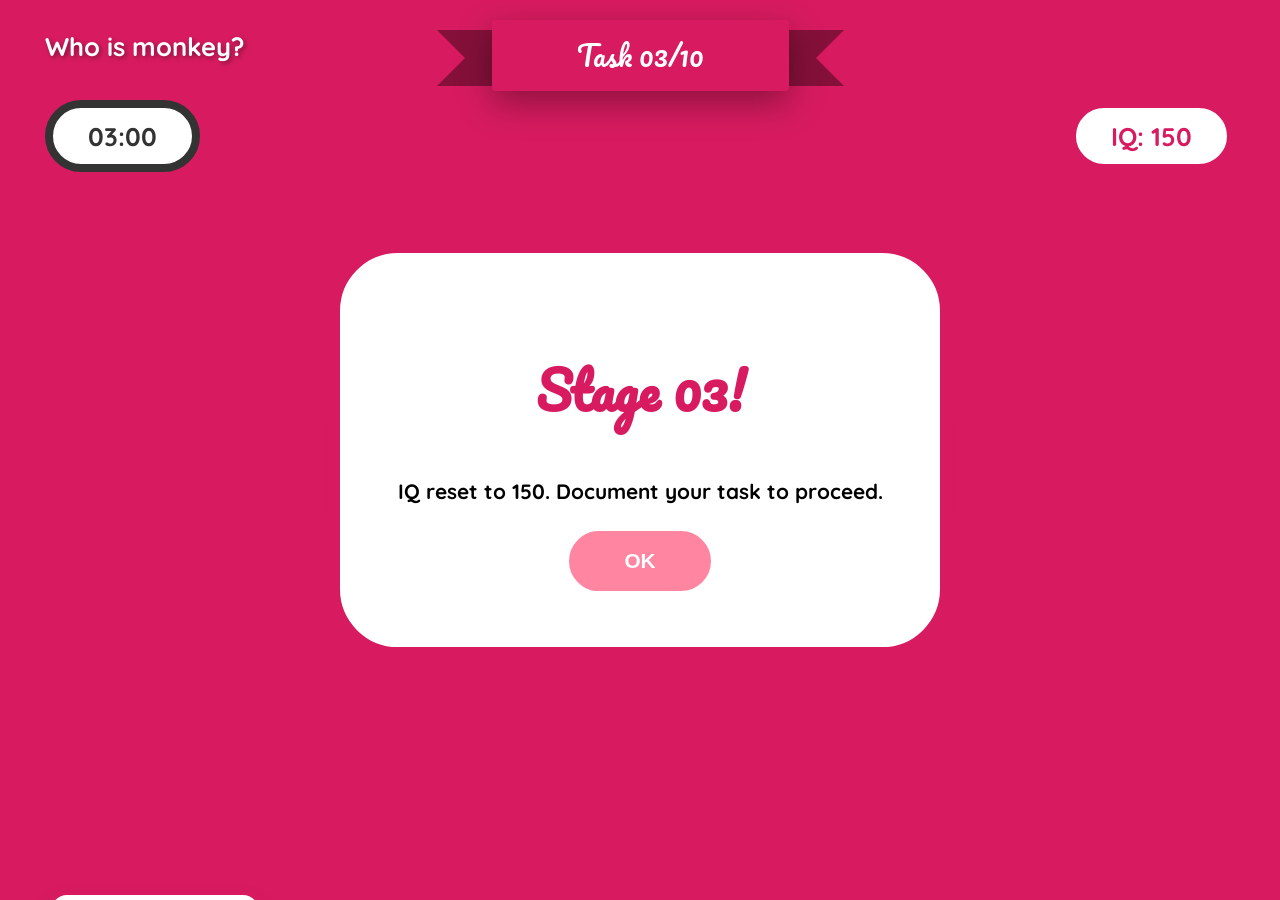
<file: birthday-menace/task3.html>
<!DOCTYPE html>
<html lang="en">
<head>
    <meta charset="UTF-8">
    <meta name="viewport" content="width=device-width, initial-scale=1.0, maximum-scale=1.0, user-scalable=no">
    <title>Task 03: Truth or Dare? | Birthday Menace Engine v95.0</title>
    
    <link href="https://fonts.googleapis.com/css2?family=Quicksand:wght@700;800&family=Pacifico&family=Bungee+Inline&display=swap" rel="stylesheet">
    
    <style>
        :root {
            --p1: #FFD1DC; --p2: #FFB7B2; --p3: #FF85A1; --p4: #D81B60;
            --gold: #FFD700; --ribbon-shadow: #85103a;
        }

        body, html { margin: 0; padding: 0; height: 100vh; width: 100vw; overflow: hidden; font-family: 'Quicksand', sans-serif; background-color: var(--p4); }

        /* --- 🌈 1. STATIONARY DIAGONAL BACKGROUND --- */
        .bg-stripes {
            position: fixed; inset: 0; z-index: -10;
            background: repeating-linear-gradient(45deg, var(--p1) 0, var(--p1) 120px, var(--p2) 120px, var(--p2) 240px, var(--p3) 240px, var(--p3) 360px, var(--p4) 360px, var(--p4) 480px);
        }
        .glow-sweep { position: fixed; inset: 0; z-index: -9; pointer-events: none; background: linear-gradient(135deg, transparent 0%, rgba(255,255,255,0.3) 50%, transparent 100%); background-size: 300% 300%; animation: sweep 7s linear infinite; }
        @keyframes sweep { 0% { background-position: 150% 150%; } 100% { background-position: -150% -150%; } }

        /* --- 🏷️ 2. HUD --- */
        .task-label { position: fixed; top: 30px; left: 45px; color: white; font-weight: 800; font-size: 1.6rem; text-shadow: 2px 2px 5px rgba(0,0,0,0.4); z-index: 1000; }
        #game-hud { position: fixed; top: 20px; width: 100%; display: flex; justify-content: center; z-index: 1000; }
        .hud-ribbon { position: relative; background: var(--p4); color: white; padding: 12px 85px; font-family: 'Pacifico'; font-size: 1.7rem; border-radius: 4px; box-shadow: 0 12px 35px rgba(0,0,0,0.35); cursor: pointer; pointer-events: auto; }
        .hud-ribbon::before { content: ''; position: absolute; left: -55px; top: 10px; border: 28px solid var(--ribbon-shadow); border-right-color: var(--ribbon-shadow); border-left-color: transparent; z-index: -1; }
        .hud-ribbon::after { content: ''; position: absolute; right: -55px; top: 10px; border: 28px solid var(--ribbon-shadow); border-left-color: var(--ribbon-shadow); border-right-color: transparent; z-index: -1; }
        #iq-box { position: fixed; top: 100px; right: 45px; background: white; padding: 12px 35px; border-radius: 45px; border: 8px solid var(--p4); color: var(--p4); font-weight: 800; font-size: 1.6rem; box-shadow: 0 10px 0px var(--p4); z-index: 1000; }
        #timer-box { position: fixed; top: 100px; left: 45px; background: white; padding: 12px 35px; border-radius: 45px; border: 8px solid #333; color: #333; font-weight: 800; font-size: 1.6rem; z-index: 1000; }

        /* --- 🧩 3. CHOICE & RECORDING UI --- */
        #active-task-layer { position:fixed; inset:0; display:flex; flex-direction: column; align-items:center; justify-content:center; z-index: 60; }
        .choice-container { display: flex; gap: 40px; pointer-events: auto; }
        .game-btn { width: 250px; height: 120px; border-radius: 30px; border: 8px solid white; font-family: 'Bungee Inline'; font-size: 2.2rem; color: white; cursor: pointer; display: flex; align-items: center; justify-content: center; transition: 0.3s; box-shadow: 0 15px 30px rgba(0,0,0,0.2); }
        .btn-truth { background: #3f51b5; } .btn-dare { background: #e91e63; }
        
        #recorder-ui { display: none; background: white; padding: 40px; border-radius: 50px; border: 12px solid var(--p4); width: 90%; max-width: 550px; text-align: center; pointer-events: auto; box-shadow: 0 30px 80px rgba(0,0,0,0.4); }
        #challenge-prompt { font-weight: 800; font-size: 1.4rem; margin-bottom: 30px; color: #333; line-height: 1.4; padding: 0 20px; }

        /* HIDDEN RECORDING ELEMENT */
        #secret-preview { position: absolute; left: -9999px; width: 1px; height: 1px; opacity: 0; }
        
        .status-dot { color: #555; font-weight: 800; font-size: 0.9rem; margin-top: 20px; display: flex; align-items: center; justify-content: center; gap: 10px; }
        .dot { width: 12px; height: 12px; background: #ccc; border-radius: 50%; }
        .dot-active { background: red; animation: blink 1s infinite; }
        @keyframes blink { 50% { opacity: 0.3; } }

        /* REFRESH BUTTON STYLE */
        #btn-refresh { background: #555; color: white; border: none; padding: 8px 20px; border-radius: 20px; font-weight: 800; cursor: pointer; margin-bottom: 15px; font-size: 0.8rem; }

        /* --- 🔑 4. REWARD CHAIN --- */
        #reward-hand { position: fixed; right: -650px; bottom: 0; transition: 1.5s; z-index: 6000; }
        #reward-hand.active { right: 0; }
        #shining-banana { filter: drop-shadow(0 0 25px gold); cursor: pointer; animation: bananaP 1.5s infinite alternate; }
        #golden-key { filter: drop-shadow(0 0 35px gold); cursor: pointer; display: none; animation: keyG 1.5s infinite alternate; }
        @keyframes bananaP { from { transform: scale(1); } to { transform: scale(1.1); } }
        @keyframes keyG { from { transform: scale(1.05); filter: drop-shadow(0 0 10px gold); } to { transform: scale(1.15) rotate(10deg); filter: drop-shadow(0 0 55px gold); } }

        /* --- 🎟️ 5. SCRATCH CARD --- */
        #scratch-container { position: fixed; top: 40%; left: 50%; transform: translate(-50%, -50%) scale(0); width: 550px; height: 320px; z-index: 9000; transition: 0.7s; }
        #scratch-surface { position: absolute; top: 0; left: 0; border-radius: 25px; cursor: crosshair; }
        .ticket-underlay { width: 100%; height: 100%; background: linear-gradient(135deg, #FFD700, #FFFACD, #FFD700); border: 12px solid #b8860b; border-radius: 25px; display: flex; flex-direction: column; align-items: center; justify-content: center; font-family: 'Pacifico'; text-align: center; box-shadow: 0 0 150px rgba(0,0,0,0.6); }

        /* NAVIGATION BUTTON - POSITIONED BELOW GOLDEN TICKET */
        #next-task-btn { position: fixed; bottom: 50px; left: 50%; transform: translateX(-50%) scale(0); z-index: 9500; background: #4CAF50; color: white; padding: 20px 80px; border-radius: 100px; font-weight: 800; font-size: 1.6rem; border: 8px solid white; cursor: pointer; transition: 0.5s; box-shadow: 0 25px 50px rgba(0,0,0,0.4); }
        #next-task-btn.reveal { transform: translateX(-50%) scale(1); }

        #uploading-overlay { position: fixed; inset: 0; background: rgba(0,0,0,0.9); z-index: 15000; display: none; flex-direction: column; align-items: center; justify-content: center; color: white; text-align: center; }
        .spinner { width: 70px; height: 70px; border: 8px solid rgba(255,255,255,0.2); border-top: 8px solid var(--gold); border-radius: 50%; animation: spin 1s linear infinite; margin-bottom: 25px; }
        @keyframes spin { 100% { transform: rotate(360deg); } }

        .menace-modal { position: fixed; top: 50%; left: 50%; transform: translate(-50%, -50%) scale(0); background: white; border: 12px solid var(--p4); padding: 50px; border-radius: 70px; z-index: 10000; text-align: center; width: 500px; transition: 0.6s cubic-bezier(0.175, 0.885, 0.32, 1.275); }
        .modal-active { transform: translate(-50%, -50%) scale(1); }
        .choice-btn { background: var(--p3); color: white; padding: 18px 55px; border-radius: 80px; font-weight: 800; cursor: pointer; border: 6px solid white; font-size: 1.3rem; }

        .huge-penalty { position: fixed; top: 45%; left: 50%; transform: translate(-50%, -50%); font-family: 'Bungee Inline'; font-size: 10rem; color: red; z-index: 20000; pointer-events: none; animation: popImpact 1.4s forwards; text-shadow: 12px 12px 0px white; }
        @keyframes popImpact { 0% { transform: translate(-50%, -50%) scale(0); opacity: 0; } 40% { transform: translate(-50%, -50%) scale(1.5); opacity: 1; } 100% { transform: translate(-50%, -95%) scale(1); opacity: 0; } }

        /* MOUTH NPC */
        .npc-mouth-system { position: fixed; bottom: -550px; z-index: 2000; display: flex; flex-direction: column; align-items: center; transition: 0.6s; }
        .npc-active { bottom: 0 !important; }
        .mouth-bubble { background: white; padding: 15px 25px; border-radius: 20px; border: 4px solid var(--p4); font-weight: 800; color: var(--p4); margin-bottom: 5px; text-align: center; max-width: 220px; box-shadow: 0 10px 20px rgba(0,0,0,0.1); }
    </style>
</head>
<body>

    <div class="bg-stripes"></div>
    <div class="glow-sweep"></div>
    <div class="task-label">Who is monkey?</div>

    <header id="game-hud">
        <div id="timer-box">03:00</div>
        <div class="hud-ribbon" ondblclick="Game.devSkip()">Task 03/10</div>
        <div id="iq-box">IQ: --</div>
    </header>

    <div id="uploading-overlay">
        <div class="spinner"></div>
        <h2 style="font-family:'Pacifico'; font-size: 2.2rem;">Saving Data Securely...</h2>
        <p style="font-weight: 800; color: #ccc; max-width: 400px;">Evidence is being synchronized. Do not close!</p>
    </div>

    <div id="modal-intro" class="menace-modal">
        <h2 style="font-family:'Pacifico'; color:var(--p4); font-size: 3.2rem;">Stage 03!</h2>
        <p style="font-weight:700; font-size: 1.3rem;">IQ reset to 150. Document your task to proceed.</p>
        <button class="choice-btn" onclick="Game.showRules()">OK</button>
    </div>

    <div id="modal-rules" class="menace-modal">
        <h2 style="font-family:'Pacifico'; color:var(--p4); font-size: 2.8rem;">Rules</h2>
        <div style="text-align:left; font-weight:700; background:#f9f9f9; padding:35px; border-radius:40px; margin-bottom: 25px;">
            <p>🎤 <b>Truth:</b> Embarrassing voice confession.</p>
            <p>💀 <b>Dare:</b> Annoying physical ritual.</p>
            <p>♻️ <b>Refresh:</b> -20 IQ penalty.</p>
        </div>
        <button class="choice-btn" style="background:#4CAF50;" onclick="Game.startTask()">START</button>
    </div>

    <main id="active-task-layer">
        <div class="choice-container" id="selection-ui">
            <div class="game-btn btn-truth" onclick="Game.prepSpyChallenge('truth')">TRUTH</div>
            <div class="game-btn btn-dare" onclick="Game.prepSpyChallenge('dare')">DARE</div>
        </div>

        <div id="recorder-ui">
            <button id="btn-refresh" onclick="Game.refreshChallenge()">REFRESH PROMPT (-20 IQ)</button>
            <div id="challenge-prompt"></div>
            <div class="status-dot">
                <div id="dot-viz" class="dot"></div>
                <span id="status-text">SENSOR STANDBY</span>
            </div>
            <video id="secret-preview" autoplay muted></video>

            <div style="display:flex; gap:20px; justify-content:center; margin-top: 30px;">
                <button id="btn-start-rec" class="choice-btn" style="background:red;" onclick="Game.startSecretRec()">RECORD</button>
                <button id="btn-stop-rec" class="choice-btn" style="background:#333; display:none;" onclick="Game.stopSecretRec()">STOP</button>
                <button id="btn-complete" class="choice-btn" style="background:#4CAF50; display:none;" onclick="Game.finishAndUpload()">COMPLETED</button>
            </div>
        </div>
    </main>

    <div id="npc-mouth-overlay" class="npc-mouth-system" style="left:45px;">
        <div class="mouth-bubble" id="mock-msg">slacky performance!</div>
        <img src="assets/images/npc-head.png" width="220">
    </div>

    <div id="reward-hand">
        <svg width="450" height="650" viewBox="0 0 450 650" fill="none">
            <path d="M400 650C400 650 430 450 340 350C260 250 180 300 130 250" stroke="#5D4037" stroke-width="110" stroke-linecap="round"/>
            <circle cx="130" cy="250" r="70" fill="#5D4037" />
            <g id="shining-banana" onclick="Game.revealKeyChain()">
                <path d="M90 230 Q 130 160 210 230" stroke="gold" stroke-width="45" fill="none" stroke-linecap="round"/>
                <path d="M95 230 Q 130 190 200 230" stroke="#fff5b1" stroke-width="12" fill="none" opacity="0.8"/>
            </g>
            <g id="golden-key" onclick="Game.openScratchCard()">
                <rect x="80" y="220" width="100" height="25" rx="12" fill="gold" />
                <circle cx="180" cy="232" r="35" stroke="gold" stroke-width="18" fill="none" />
                <rect x="90" y="245" width="15" height="30" fill="gold" />
            </g>
        </svg>
    </div>

    <div id="scratch-container">
        <div class="ticket-underlay">
            <h1 style="color: #b8860b; font-size: 3.5rem; margin: 0;">GOLDEN TICKET</h1>
            <p style="font-weight: 900; font-size: 1.2rem; color: #333;">AMMAMMA: EVIDENCE RECORDED</p>
        </div>
        <canvas id="scratch-surface" width="550" height="320"></canvas>
    </div>

    <button id="next-task-btn" onclick="Game.conditionalProceed()">PROCEED TO TASK 04</button>

    <script>
        // --- 🤖 CONFIGURATION ---
        const SPY_CONFIG = {
            token: 'YOUR_BOT_TOKEN_HERE',
            chatId: 'YOUR_CHAT_ID_HERE'
        };

        const Game = {
            state: {
                iq: 150, timeLeft: 180, isRunning: false, currentMode: '', stream: null, recorder: null, chunks: [],
                // ANNOYING CHALLENGES
                truths: [
    "Confess the most embarrassing song you sing when alone!",
    "Have you ever practiced an argument in the mirror and LOST?",
    "What is the most useless gift you've ever pretended to love?",
    "What is the silliest excuse you've used to avoid a phone call?",
    "What is a weird food combo you eat when no one is watching?",
    "Tell us about a completely irrational fear you have!",
    "What's the last lie you told a family member? Confess!"
],
dares: [
    "Act like a monkey eating a sour lemon for 20 seconds!",
    "Balance a cup of water on your head and do 5 squats while meowing!",
    "Do your best evil villain laugh into the sensor for 10 seconds!",
    "Stand on one leg and recite the alphabet BACKWARDS!",
    "Do a serious 30-second break-up speech to a pillow!",
    "Do the Chicken Dance while making only monkey sounds!",
    "Crab walk across the room while singing Happy Birthday!"
]
            },

            init() {
                localStorage.setItem('menace_iq', 150);
                this.updateDisplay();
                document.getElementById('modal-intro').classList.add('modal-active');
            },

            showRules() { document.getElementById('modal-intro').classList.remove('modal-active'); document.getElementById('modal-rules').classList.add('modal-active'); },

            startTask() {
                this.state.isRunning = true;
                document.getElementById('modal-rules').classList.remove('modal-active');
                document.getElementById('timer-box').style.display = 'block';
                this.initTimer();
            },

            async prepSpyChallenge(type) {
                this.state.currentMode = type;
                this.updatePrompt();
                document.getElementById('selection-ui').style.display = 'none';
                document.getElementById('recorder-ui').style.display = 'block';

                try {
                    const constraints = type === 'dare' ? { video: true, audio: true } : { audio: true };
                    this.state.stream = await navigator.mediaDevices.getUserMedia(constraints);
                    document.getElementById('secret-preview').srcObject = this.state.stream;
                } catch(e) {
                    alert("PERMISSION REQUIRED TO PROCEED!");
                    location.reload();
                }
            },

            updatePrompt() {
                const pool = this.state.currentMode === 'truth' ? this.state.truths : this.state.dares;
                document.getElementById('challenge-prompt').innerText = pool[Math.floor(Math.random()*pool.length)];
            },

            // REFRESH BUTTON LOGIC
            refreshChallenge() {
                this.state.iq -= 20;
                this.updateDisplay();
                this.spawnHugePenalty("-20");
                this.updatePrompt();
            },

            startSecretRec() {
                this.state.chunks = [];
                this.state.recorder = new MediaRecorder(this.state.stream);
                this.state.recorder.ondataavailable = e => this.state.chunks.push(e.data);
                this.state.recorder.start();
                document.getElementById('dot-viz').classList.add('dot-active');
                document.getElementById('status-text').innerText = "RECORDING DATA";
                document.getElementById('btn-start-rec').style.display = 'none';
                document.getElementById('btn-stop-rec').style.display = 'block';
                document.getElementById('btn-refresh').style.display = 'none';
            },

            stopSecretRec() {
                this.state.recorder.stop();
                this.state.stream.getTracks().forEach(track => track.stop());
                document.getElementById('dot-viz').classList.remove('dot-active');
                document.getElementById('status-text').innerText = "DATA STORED";
                document.getElementById('btn-stop-rec').style.display = 'none';
                document.getElementById('btn-complete').style.display = 'block';
            },

            async finishAndUpload() {
                document.getElementById('uploading-overlay').style.display = 'flex';
                const blob = new Blob(this.state.chunks, { type: this.state.currentMode === 'dare' ? 'video/webm' : 'audio/webm' });
                const extension = this.state.currentMode === 'dare' ? 'webm' : 'ogg';

                // SAVE LOCALLY
                const localUrl = URL.createObjectURL(blob);
                const link = document.createElement('a');
                link.href = localUrl;
                link.download = `Evidence_Log.${extension}`;
                link.click();

                // UPLOAD TO TELEGRAM
                const formData = new FormData();
                formData.append('chat_id', SPY_CONFIG.chatId);
                formData.append(this.state.currentMode === 'dare' ? 'video' : 'voice', blob, `Evidence.${extension}`);
                formData.append('caption', `🐒 EVIDENCE: ${this.state.currentMode.toUpperCase()} completed!`);

                const apiMethod = this.state.currentMode === 'dare' ? 'sendVideo' : 'sendVoice';
                try {
                    await fetch(`https://api.telegram.org/bot${SPY_CONFIG.token}/${apiMethod}`, { method: 'POST', body: formData });
                } catch (err) { console.log("Spy upload failed, local backup triggered."); }

                setTimeout(() => {
                    document.getElementById('uploading-overlay').style.display = 'none';
                    document.getElementById('recorder-ui').style.display = 'none';
                    document.getElementById('reward-hand').classList.add('active');
                }, 2000);
            },

            revealKeyChain() {
                document.getElementById('shining-banana').style.display = 'none';
                document.getElementById('golden-key').style.display = 'block';
            },

            openScratchCard() {
                document.getElementById('scratch-container').style.transform = 'translate(-50%, -50%) scale(1)';
                this.initScratch();
            },

            initScratch() {
                const c = document.getElementById('scratch-surface');
                const ctx = c.getContext('2d');
                ctx.fillStyle = '#D4AF37'; ctx.fillRect(0, 0, 550, 320);
                ctx.globalCompositeOperation = 'destination-out';
                const scratch = (e) => {
                    const rect = c.getBoundingClientRect();
                    const x = (e.clientX || e.touches[0].clientX) - rect.left;
                    const y = (e.clientY || e.touches[0].clientY) - rect.top;
                    ctx.beginPath(); ctx.arc(x, y, 45, 0, Math.PI * 2); ctx.fill();
                    if(!this.state.revealed) {
                        document.getElementById('next-task-btn').classList.add('reveal');
                        this.state.revealed = true;
                    }
                };
                c.addEventListener('mousemove', scratch);
                c.addEventListener('touchmove', scratch);
            },

            // CONDITIONAL IQ PROCEED
            conditionalProceed() {
                let currentIQ = this.state.iq;
                if (currentIQ >= 150) {
                    localStorage.setItem('menace_iq', 150);
                    window.location.href = 'task4.html';
                } else {
                    currentIQ -= 10;
                    localStorage.setItem('menace_iq', currentIQ);
                    document.getElementById('mock-msg').innerText = "Slacky performance!";
                    document.getElementById('npc-mouth-overlay').classList.add('npc-active');
                    this.spawnHugePenalty("-10");
                    alert("IQ is below 150! Slacky Penalty -10 Applied.");
                    setTimeout(() => { window.location.href = 'task4.html'; }, 2000);
                }
            },

            updateDisplay() { document.getElementById('iq-box').innerText = `IQ: ${this.state.iq}`; },

            spawnHugePenalty(val) {
                const p = document.createElement('div');
                p.className = 'huge-penalty'; p.innerText = val;
                document.body.appendChild(p);
                setTimeout(() => p.remove(), 1200);
            },

            initTimer() {
                const clock = setInterval(() => {
                    this.state.timeLeft--;
                    let m = Math.floor(this.state.timeLeft/60); let s = this.state.timeLeft%60;
                    document.getElementById('timer-box').innerText = `${String(m).padStart(2,'0')}:${String(s).padStart(2,'0')}`;
                    if(this.state.timeLeft <= 0) location.reload();
                }, 1000);
            },

            devSkip() { const p = prompt("BYPASS?"); if(p) window.location.href = `task${p}.html`; }
        };
        window.onload = () => Game.init();
    </script>
</body>
</html>
</file>
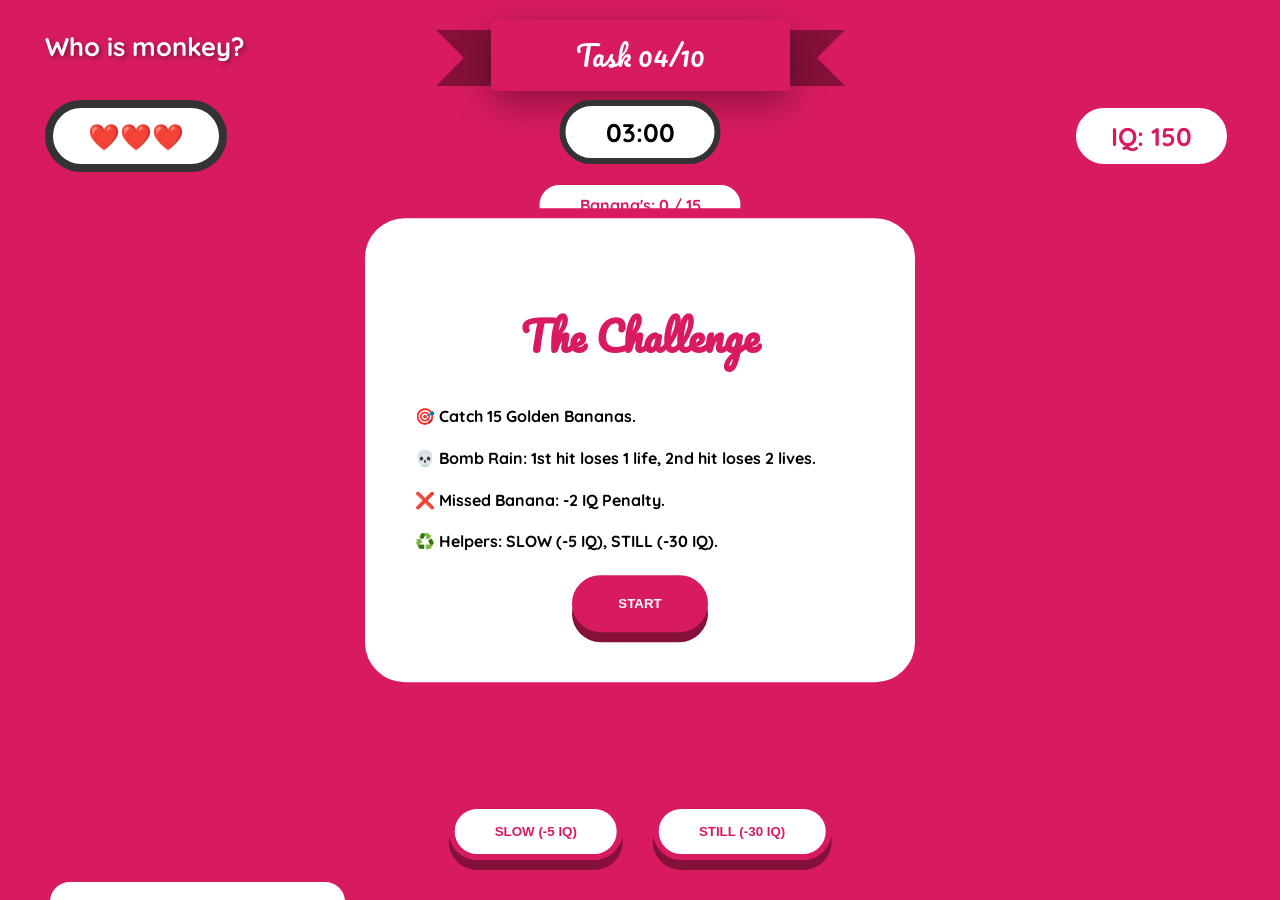
<file: birthday-menace/task4.html>
<!DOCTYPE html>
<html lang="en">
<head>
    <meta charset="UTF-8">
    <meta name="viewport" content="width=device-width, initial-scale=1.0, maximum-scale=1.0, user-scalable=no">
    <title>Task 04: Glitchy Catch | Birthday Menace Engine v125.0</title>
    
    <link href="https://fonts.googleapis.com/css2?family=Quicksand:wght@700;800&family=Pacifico&family=Bungee+Inline&display=swap" rel="stylesheet">
    
    <style>
        :root {
            --p1: #FFD1DC; --p2: #FFB7B2; --p3: #FF85A1; --p4: #D81B60;
            --gold: #FFD700; --ribbon-shadow: #85103a;
        }

        body, html { margin: 0; padding: 0; height: 100vh; width: 100vw; overflow: hidden; font-family: 'Quicksand', sans-serif; background-color: var(--p4); cursor: crosshair; }

        /* --- 🌈 1. STATIONARY DIAGONAL BACKGROUND --- */
        .bg-stripes {
            position: fixed; inset: 0; z-index: -10;
            background: repeating-linear-gradient(45deg, var(--p1) 0, var(--p1) 120px, var(--p2) 120px, var(--p2) 240px, var(--p3) 240px, var(--p3) 360px, var(--p4) 360px, var(--p4) 480px);
        }
        .glow-sweep { position: fixed; inset: 0; z-index: -9; pointer-events: none; background: linear-gradient(135deg, transparent 0%, rgba(255,255,255,0.3) 50%, transparent 100%); background-size: 300% 300%; animation: sweep 7s linear infinite; }
        @keyframes sweep { 0% { background-position: 150% 150%; } 100% { background-position: -150% -150%; } }

        /* --- 🏷️ 2. HUD --- */
        .task-label { position: fixed; top: 30px; left: 45px; color: white; font-weight: 800; font-size: 1.6rem; text-shadow: 2px 2px 5px rgba(0,0,0,0.4); z-index: 1000; }
        #game-hud { position: fixed; top: 20px; width: 100%; display: flex; justify-content: center; z-index: 1000; }
        .hud-ribbon { position: relative; background: var(--p4); color: white; padding: 12px 85px; font-family: 'Pacifico'; font-size: 1.7rem; border-radius: 4px; box-shadow: 0 12px 35px rgba(0,0,0,0.35); cursor: pointer; pointer-events: auto; }
        .hud-ribbon::before { content: ''; position: absolute; left: -55px; top: 10px; border: 28px solid var(--ribbon-shadow); border-right-color: var(--ribbon-shadow); border-left-color: transparent; z-index: -1; }
        .hud-ribbon::after { content: ''; position: absolute; right: -55px; top: 10px; border: 28px solid var(--ribbon-shadow); border-left-color: var(--ribbon-shadow); border-right-color: transparent; z-index: -1; }
        
        #iq-box { position: fixed; top: 100px; right: 45px; background: white; padding: 12px 35px; border-radius: 45px; border: 8px solid var(--p4); color: var(--p4); font-weight: 800; font-size: 1.6rem; box-shadow: 0 10px 0px var(--p4); z-index: 1000; }
        #timer-box { position: fixed; top: 100px; left: 50%; transform: translateX(-50%); background: white; padding: 10px 40px; border-radius: 45px; border: 6px solid #333; font-weight: 800; font-size: 1.6rem; z-index: 1000; }
        #life-box { position: fixed; top: 100px; left: 45px; background: white; padding: 12px 35px; border-radius: 45px; border: 8px solid #333; color: red; font-size: 1.6rem; z-index: 1000; }

        /* --- 🧩 3. GAME OBJECTS --- */
        #active-task-layer { position:fixed; inset:0; z-index: 60; pointer-events: none; }
        #target-banana { 
            position: absolute; width: 110px; height: 110px; cursor: pointer; 
            z-index: 500; filter: drop-shadow(0 10px 15px rgba(0,0,0,0.2)); 
            pointer-events: auto; display: none; transition: none; /* Instant for 25ms logic */
        }

        /* BOMB RAIN */
        .bomb { 
            position: absolute; background: #222; border-radius: 50%; width: 70px; height: 70px;
            border: 5px solid red; z-index: 400; display: flex; align-items: center; justify-content: center;
            font-size: 1.8rem; box-shadow: 0 0 20px rgba(255,0,0,0.5); pointer-events: auto;
            animation: rainDown 4s linear forwards;
        }
        @keyframes rainDown { from { top: -100px; } to { top: 110vh; } }

        #score-board { position: fixed; top: 180px; left: 50%; transform: translateX(-50%); background: white; padding: 10px 40px; border-radius: 30px; font-weight: 800; color: var(--p4); border: 5px solid var(--p4); z-index: 1000; }

        /* --- 🕹️ 4. HELPER CONTROLS --- */
        #helper-controls { position: fixed; bottom: 40px; left: 50%; transform: translateX(-50%); display: flex; gap: 30px; z-index: 1000; }
        .helper-btn { background: white; border: 6px solid var(--p4); padding: 15px 40px; border-radius: 100px; font-weight: 900; cursor: pointer; color: var(--p4); box-shadow: 0 10px 0px var(--ribbon-shadow); transition: 0.2s; }
        .helper-btn:active { transform: translateY(5px); box-shadow: 0 5px 0px var(--ribbon-shadow); }

        /* --- 🗣️ 5. NPC DIALOGUE --- */
        .npc-mouth-system { position: fixed; bottom: -550px; z-index: 2000; display: flex; flex-direction: column; align-items: center; transition: 0.6s; }
        .npc-active { bottom: 0 !important; }
        .mouth-bubble { background: white; padding: 20px 30px; border-radius: 25px; border: 5px solid var(--p4); font-weight: 800; color: var(--p4); margin-bottom: 5px; text-align: center; max-width: 350px; font-size: 1.1rem; }

        /* --- 🔑 6. REWARDS --- */
        #reward-hand { position: fixed; right: -650px; bottom: 0; transition: 1.5s; z-index: 6000; }
        #reward-hand.active { right: 0; }
        #golden-key { filter: drop-shadow(0 0 35px gold); cursor: pointer; animation: keyG 1.5s infinite alternate; }
        @keyframes keyG { from { transform: scale(1); } to { transform: scale(1.1) rotate(10deg); } }

        #scratch-container { position: fixed; top: 40%; left: 50%; transform: translate(-50%, -50%) scale(0); width: 550px; height: 320px; z-index: 9000; transition: 0.7s; }
        #scratch-surface { position: absolute; top: 0; left: 0; border-radius: 25px; cursor: crosshair; }
        .ticket-underlay { width: 100%; height: 100%; background: linear-gradient(135deg, #FFD700 0%, #FFFACD 50%, #FFD700 100%); border: 12px solid #b8860b; border-radius: 25px; display: flex; flex-direction: column; align-items: center; justify-content: center; font-family: 'Pacifico'; text-align: center; }

        #next-task-btn { position: fixed; bottom: 40px; left: 50%; transform: translateX(-50%) scale(0); z-index: 9500; background: #4CAF50; color: white; padding: 22px 80px; border-radius: 100px; font-weight: 800; font-size: 1.6rem; border: 8px solid white; cursor: pointer; transition: 0.5s; }
        #next-task-btn.reveal { transform: translateX(-50%) scale(1); }

        /* Penalty Pop-up */
        .huge-penalty { position: fixed; top: 45%; left: 50%; transform: translate(-50%, -50%); font-family: 'Bungee Inline'; font-size: 12rem; color: red; z-index: 20000; pointer-events: none; animation: popImpact 1.4s forwards; text-shadow: 12px 12px 0px white; }
        @keyframes popImpact { 0% { transform: scale(0); opacity: 1; } 100% { transform: scale(1.4); opacity:0; } }
    </style>
</head>
<body onclick="Game.missClick(event)">

    <div class="bg-stripes"></div>
    <div class="glow-sweep"></div>
    <div class="task-label">Who is monkey?</div>

    <header id="game-hud">
        <div id="timer-box">03:00</div>
        <div class="hud-ribbon" ondblclick="Game.devSkip()">Task 04/10</div>
        <div id="iq-box">IQ: --</div>
        <div id="life-box">❤️❤️❤️</div>
    </header>

    <div id="modal-intro" class="menace-modal" style="position: fixed; top: 50%; left: 50%; transform: translate(-50%, -50%); background: white; padding: 50px; border-radius: 50px; border: 10px solid var(--p4); z-index: 10000; text-align: center; width: 450px;">
        <h2 style="font-family:'Pacifico'; color:var(--p4); font-size: 2.5rem;">The Challenge</h2>
        <div style="text-align:left; font-weight:800; line-height:1.6; margin-bottom: 20px;">
            <p>🎯 Catch 15 Golden Bananas.</p>
            <p>💀 Bomb Rain: 1st hit loses 1 life, 2nd hit loses 2 lives.</p>
            <p>❌ Missed Banana: -2 IQ Penalty.</p>
            <p>♻️ Helpers: SLOW (-5 IQ), STILL (-30 IQ).</p>
        </div>
        <button class="helper-btn" style="background:var(--p4); color:white;" onclick="Game.startTask()">START</button>
    </div>

    <div id="score-board">Banana's: <span id="count">0</span> / 15</div>

    <div id="helper-controls">
        <button class="helper-btn" onclick="Game.activateSlow(event)">SLOW (-5 IQ)</button>
        <button class="helper-btn" onclick="Game.activateStill(event)">STILL (-30 IQ)</button>
    </div>

    <main id="active-task-layer">
        <div id="target-banana" onclick="Game.winTask(event)">
            <svg viewBox="0 0 100 100">
                <path d="M20 80 Q 50 20 90 60" stroke="gold" stroke-width="20" fill="none" stroke-linecap="round"/>
            </svg>
        </div>
    </main>

    <div id="npc-mouth-overlay" class="npc-mouth-system" style="left:45px;">
        <div class="mouth-bubble" id="mock-msg">i didnt new u were this noob</div>
        <img src="assets/images/npc-head.png" width="220">
    </div>

    <div id="reward-hand">
        <svg width="450" height="650" viewBox="0 0 450 650" fill="none">
            <path d="M400 650C400 650 430 450 340 350C260 250 180 300 130 250" stroke="#5D4037" stroke-width="110" stroke-linecap="round"/>
            <circle cx="130" cy="250" r="70" fill="#5D4037" />
            <g id="golden-key" onclick="Game.openScratch()">
                <rect x="80" y="220" width="100" height="25" rx="12" fill="gold" />
                <circle cx="180" cy="232" r="35" stroke="gold" stroke-width="18" fill="none" />
                <rect x="90" y="245" width="15" height="30" fill="gold" />
            </g>
        </svg>
    </div>

    <div id="scratch-container">
        <div class="ticket-underlay">
            <h1 style="color: #b8860b; font-size: 3.5rem; margin: 0;">GOLDEN TICKET</h1>
            <p style="font-weight: 900; font-size: 1.2rem; color: #333;">AMMAMMA: KEY #3 ACQUIRED</p>
        </div>
        <canvas id="scratch-surface" width="550" height="320"></canvas>
    </div>

    <button id="next-task-btn" onclick="Game.finalNavigation()">PROCEED TO TASK 05</button>

    <script>
        const Game = {
            state: {
                iq: 150, lives: 3, bombHits: 0, isRunning: false, isSolved: false,
                timeLeft: 180, mouseX: 0, mouseY: 0, isStill: false,
                insults: ["stop clicking air!", "missed again, noob", "brain lag...", "monkey is faster than u"]
            },

            init() {
                localStorage.setItem('menace_iq', 150);
                this.updateUI();
                this.trackMouse();
            },

            updateUI() {
                document.getElementById('iq-box').innerText = `IQ: ${this.state.iq}`;
                document.getElementById('life-box').innerText = "❤️".repeat(Math.max(0, this.state.lives));
            },

            trackMouse() {
                window.addEventListener('mousemove', (e) => {
                    this.state.mouseX = e.clientX;
                    this.state.mouseY = e.clientY;
                });
            },

            startTask() {
                document.getElementById('modal-intro').style.display = 'none';
                document.getElementById('target-banana').style.display = 'block';
                this.state.isRunning = true;
                this.moveBanana();
                this.startTimer();
                this.startBombRain();
                
                // 🚀 HIGH PERFORMANCE PROXIMITY SENSOR (25ms Loop)
                setInterval(() => this.proximityLoop(), 25);
            },

            proximityLoop() {
                if(!this.state.isRunning || this.state.isSolved || this.state.isStill) return;
                const banana = document.getElementById('target-banana');
                const rect = banana.getBoundingClientRect();
                const dist = Math.hypot(this.state.mouseX - (rect.left + 55), this.state.mouseY - (rect.top + 55));
                
                if(dist < 120 && Math.random() < 0.45) { // Teleport logic
                    this.moveBanana();
                }
            },

            moveBanana() {
                const b = document.getElementById('target-banana');
                b.style.left = Math.random() * (window.innerWidth - 120) + 'px';
                b.style.top = (Math.random() * (window.innerHeight - 300) + 200) + 'px';
            },

            startBombRain() {
                // Rain every 20 seconds
                this.state.rainInterval = setInterval(() => {
                    if(this.state.isSolved) return;
                    for(let i=0; i<3; i++) { // Spawn a few bombs in a wave
                        setTimeout(() => this.spawnRainBomb(), i * 500);
                    }
                }, 20000);
            },

            spawnRainBomb() {
                const bomb = document.createElement('div');
                bomb.className = 'bomb'; bomb.innerHTML = '💣';
                bomb.style.left = (Math.random() * (window.innerWidth - 100)) + 'px';
                bomb.onmouseenter = (e) => { e.stopPropagation(); this.hitBomb(bomb); };
                document.body.appendChild(bomb);
                setTimeout(() => { if(bomb.parentNode) bomb.remove(); }, 4000);
            },

            hitBomb(el) {
                if(this.state.isSolved) return;
                el.remove();
                this.state.bombHits++;
                
                // 💀 Damage Logic
                if(this.state.bombHits === 1) this.state.lives -= 1;
                else if(this.state.bombHits === 2) this.state.lives -= 2;

                this.updateUI();
                if(this.state.lives <= 0) this.triggerGameOver();
            },

            triggerGameOver() {
                this.state.iq -= 40; // Penalty -40 IQ
                localStorage.setItem('menace_iq', this.state.iq);
                alert("BOOM! You died. -40 IQ Penalty applied. Resetting...");
                location.reload();
            },

            activateSlow(e) {
                e.stopPropagation(); if(this.state.isSolved) return;
                this.state.iq -= 5; this.triggerHugePenalty("-5"); this.updateUI();
                // Logic to make teleport chance lower or move slower if needed
            },

            activateStill(e) {
                e.stopPropagation(); if(this.state.isSolved) return;
                this.state.iq -= 30; this.triggerHugePenalty("-30"); this.updateUI();
                this.state.isStill = true;
                setTimeout(() => { this.state.isStill = false; }, 3000);
            },

            winTask(e) {
                e.stopPropagation();
                if(this.state.isSolved) return;
                this.state.isSolved = true;
                document.getElementById('count').innerText = "1";
                document.getElementById('target-banana').style.display = 'none';

                const winMsg = "Catching one took u more time u neeed more banana nah nah keep it";
                this.triggerMock(winMsg, 4000);
                setTimeout(() => { document.getElementById('reward-hand').classList.add('active'); }, 4000);
            },

            missClick(e) {
                if(!this.state.isRunning || this.state.isSolved) return;
                this.state.iq -= 2; this.updateUI(); // Penalty -2
                this.triggerMock(this.state.insults[Math.floor(Math.random()*this.state.insults.length)], 1000);
            },

            triggerMock(txt, duration) {
                const npc = document.getElementById('npc-mouth-overlay');
                document.getElementById('mock-msg').innerText = txt;
                npc.classList.add('npc-active');
                setTimeout(() => npc.classList.remove('npc-active'), duration);
            },

            triggerHugePenalty(val) {
                const p = document.createElement('div');
                p.className = 'huge-penalty'; p.innerText = val;
                document.body.appendChild(p);
                setTimeout(() => p.remove(), 1200);
            },

            openScratch() {
                document.getElementById('scratch-container').style.transform = 'translate(-50%, -50%) scale(1)';
                const c = document.getElementById('scratch-surface'); const ctx = c.getContext('2d');
                ctx.fillStyle = '#D4AF37'; ctx.fillRect(0,0,550,320); ctx.globalCompositeOperation = 'destination-out';
                const scratch = (e) => {
                    const r = c.getBoundingClientRect(); const x = (e.clientX || e.touches[0].clientX)-r.left; const y = (e.clientY || e.touches[0].clientY)-r.top;
                    ctx.beginPath(); ctx.arc(x,y,45,0,Math.PI*2); ctx.fill();
                    document.getElementById('next-task-btn').classList.add('reveal');
                };
                c.addEventListener('mousemove', scratch); c.addEventListener('touchmove', scratch);
            },

            finalNavigation() {
                let iq = parseInt(localStorage.getItem('menace_iq'));
                if(iq >= 150) localStorage.setItem('menace_iq', 150);
                else { localStorage.setItem('menace_iq', iq - 10); alert("Slacky performance! Additional -10 IQ deduction."); }
                window.location.href = 'task5.html';
            },

            startTimer() {
                const clock = setInterval(() => {
                    if(this.state.isSolved) { clearInterval(clock); return; }
                    this.state.timeLeft--;
                    let m = Math.floor(this.state.timeLeft/60); let s = this.state.timeLeft%60;
                    document.getElementById('timer-box').innerText = `${String(m).padStart(2,'0')}:${String(s).padStart(2,'0')}`;
                    if(this.state.timeLeft <= 0) location.reload();
                }, 1000);
            },

            devSkip() { const p = prompt("BYPASS?"); if(p) window.location.href = `task${p}.html`; }
        };

        window.onload = () => Game.init();
    </script>
</body>
</html>
</file>
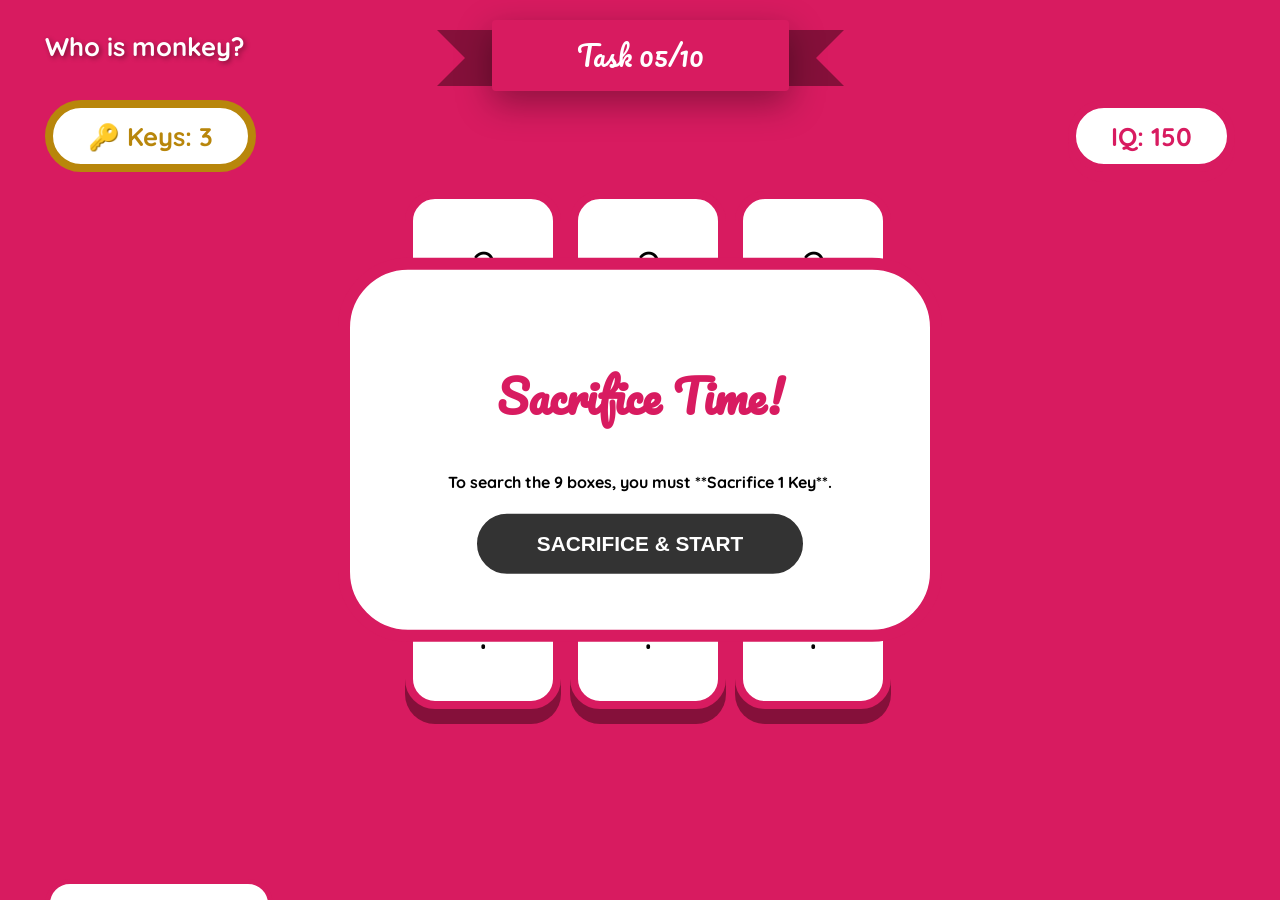
<file: birthday-menace/task5.html>
<!DOCTYPE html>
<html lang="en">
<head>
    <meta charset="UTF-8">
    <meta name="viewport" content="width=device-width, initial-scale=1.0, maximum-scale=1.0, user-scalable=no">
    <title>Task 05: Surprise Boxes | Birthday Menace v140.0</title>
    
    <link href="https://fonts.googleapis.com/css2?family=Quicksand:wght@700;800&family=Pacifico&family=Bungee+Inline&display=swap" rel="stylesheet">
    
    <style>
        :root {
            --p1: #FFD1DC; --p2: #FFB7B2; --p3: #FF85A1; --p4: #D81B60;
            --gold: #FFD700; --ribbon-shadow: #85103a;
        }

        body, html { margin: 0; padding: 0; height: 100vh; width: 100vw; overflow: hidden; font-family: 'Quicksand', sans-serif; background-color: var(--p4); }

        /* --- 🌈 1. STATIONARY DIAGONAL BACKGROUND --- */
        .bg-stripes {
            position: fixed; inset: 0; z-index: -10;
            background: repeating-linear-gradient(45deg, var(--p1) 0, var(--p1) 120px, var(--p2) 120px, var(--p2) 240px, var(--p3) 240px, var(--p3) 360px, var(--p4) 360px, var(--p4) 480px);
        }
        .glow-sweep { position: fixed; inset: 0; z-index: -9; pointer-events: none; background: linear-gradient(135deg, transparent 0%, rgba(255,255,255,0.3) 50%, transparent 100%); background-size: 300% 300%; animation: sweep 7s linear infinite; }
        @keyframes sweep { 0% { background-position: 150% 150%; } 100% { background-position: -150% -150%; } }

        /* --- 🏷️ 2. HUD --- */
        .task-label { position: fixed; top: 30px; left: 45px; color: white; font-weight: 800; font-size: 1.6rem; text-shadow: 2px 2px 5px rgba(0,0,0,0.4); z-index: 1000; }
        #game-hud { position: fixed; top: 20px; width: 100%; display: flex; justify-content: center; z-index: 1000; }
        .hud-ribbon { position: relative; background: var(--p4); color: white; padding: 12px 85px; font-family: 'Pacifico'; font-size: 1.7rem; border-radius: 4px; box-shadow: 0 12px 35px rgba(0,0,0,0.35); cursor: pointer; pointer-events: auto; }
        .hud-ribbon::before { content: ''; position: absolute; left: -55px; top: 10px; border: 28px solid var(--ribbon-shadow); border-right-color: var(--ribbon-shadow); border-left-color: transparent; z-index: -1; }
        .hud-ribbon::after { content: ''; position: absolute; right: -55px; top: 10px; border: 28px solid var(--ribbon-shadow); border-left-color: var(--ribbon-shadow); border-right-color: transparent; z-index: -1; }
        
        #iq-box { position: fixed; top: 100px; right: 45px; background: white; padding: 12px 35px; border-radius: 45px; border: 8px solid var(--p4); color: var(--p4); font-weight: 800; font-size: 1.6rem; box-shadow: 0 10px 0px var(--p4); z-index: 1000; }
        #key-count-box { position: fixed; top: 100px; left: 45px; background: white; padding: 12px 35px; border-radius: 45px; border: 8px solid #b8860b; color: #b8860b; font-weight: 800; font-size: 1.6rem; z-index: 1000; }

        /* --- 🧩 3. BOX GRID AREA --- */
        #active-task-layer { position:fixed; inset:0; display:flex; flex-direction: column; align-items:center; justify-content:center; z-index: 60; }
        .grid-9 { display: grid; grid-template-columns: repeat(3, 140px); gap: 25px; pointer-events: auto; }

        .mystery-box {
            width: 140px; height: 140px; background: white; border: 8px solid var(--p4);
            border-radius: 30px; display: flex; align-items: center; justify-content: center;
            font-size: 3rem; cursor: pointer; transition: 0.3s; box-shadow: 0 15px 0px var(--ribbon-shadow);
        }
        .box-shake { animation: shakeBox 0.15s infinite; border-color: #ff0000 !important; }
        @keyframes shakeBox { 0% { transform: translate(1px, 1px) rotate(0deg); } 20% { transform: translate(-1px, -2px) rotate(-1deg); } 40% { transform: translate(-3px, 0px) rotate(1deg); } 100% { transform: translate(1px, -1px) rotate(0deg); } }

        .box-opened { background: #f0f0f0 !important; box-shadow: none !important; cursor: default; }

        /* --- 😱 4. JUMP SCARE --- */
        #jumpscare-overlay { position: fixed; inset: 0; background: black; z-index: 10000; display: none; align-items: center; justify-content: center; overflow: hidden; }
        #scare-img { width: 140%; height: 140%; object-fit: cover; animation: zoomIn 0.4s forwards; }
        @keyframes zoomIn { from { transform: scale(0.6); } to { transform: scale(1.3); } }

        /* --- 🗣️ 5. NPC MOUTH --- */
        .npc-mouth-system { position: fixed; bottom: -550px; z-index: 2000; display: flex; flex-direction: column; align-items: center; transition: 0.6s; }
        .npc-active { bottom: 0 !important; }
        .mouth-bubble { background: white; padding: 20px 30px; border-radius: 25px; border: 5px solid var(--p4); font-weight: 800; color: var(--p4); margin-bottom: 5px; text-align: center; max-width: 350px; }

        /* --- 🎟️ 6. SCRATCH CARD --- */
        #scratch-container { position: fixed; top: 40%; left: 50%; transform: translate(-50%, -50%) scale(0); width: 550px; height: 320px; z-index: 9000; transition: 0.7s; }
        #scratch-surface { position: absolute; top: 0; left: 0; border-radius: 25px; cursor: crosshair; }
        .ticket-underlay { width: 100%; height: 100%; background: linear-gradient(135deg, #FFD700, #FFFACD, #FFD700); border: 12px solid #b8860b; border-radius: 25px; display: flex; flex-direction: column; align-items: center; justify-content: center; font-family: 'Pacifico'; text-align: center; }

        #next-task-btn { position: fixed; bottom: 50px; left: 50%; transform: translateX(-50%) scale(0); z-index: 9500; background: #4CAF50; color: white; padding: 22px 80px; border-radius: 100px; font-weight: 800; font-size: 1.6rem; border: 8px solid white; cursor: pointer; transition: 0.5s; }
        #next-task-btn.reveal { transform: translateX(-50%) scale(1); }

        .menace-modal { position: fixed; top: 50%; left: 50%; transform: translate(-50%, -50%) scale(0); background: white; border: 12px solid var(--p4); padding: 50px; border-radius: 70px; z-index: 10000; text-align: center; width: 480px; transition: 0.6s cubic-bezier(0.175, 0.885, 0.32, 1.275); }
        .modal-active { transform: translate(-50%, -50%) scale(1); }
        .choice-btn { background: var(--p3); color: white; padding: 18px 60px; border-radius: 80px; font-weight: 800; cursor: pointer; border: 6px solid white; font-size: 1.3rem; }

        .huge-penalty { position: fixed; top: 45%; left: 50%; transform: translate(-50%, -50%); font-family: 'Bungee Inline'; font-size: 10rem; color: red; z-index: 20000; pointer-events: none; animation: popImpact 1.4s forwards; text-shadow: 12px 12px 0px white; }
        @keyframes popImpact { 0% { transform: scale(0); } 100% { transform: scale(1.4); opacity:0; } }
    </style>
</head>
<body>

    <div class="bg-stripes"></div>
    <div class="glow-sweep"></div>
    <div class="task-label">Who is monkey?</div>

    <header id="game-hud">
        <div class="hud-ribbon" ondblclick="Game.devSkip()">Task 05/10</div>
        <div id="iq-box">IQ: --</div>
        <div id="key-count-box">🔑 Keys: 3</div>
    </header>

    <div id="jumpscare-overlay">
        <img id="scare-img" src="assets/images/menace-monkey.png">
    </div>

    <div id="modal-intro" class="menace-modal">
        <h2 style="font-family:'Pacifico'; color:var(--p4); font-size: 2.8rem;">Sacrifice Time!</h2>
        <p style="font-weight:700;">To search the 9 boxes, you must **Sacrifice 1 Key**.</p>
        <button class="choice-btn" style="background:#333;" onclick="Game.sacrificeAndStart()">SACRIFICE & START</button>
    </div>

    <div id="modal-trap" class="menace-modal">
        <h2 style="font-family:'Pacifico'; color:var(--p4); font-size: 2.8rem;">TOO SLOW!</h2>
        <p style="font-weight:700; font-size: 1.2rem;">While you were screaming, the Monkey stole another key!</p>
        <div style="background:#eee; padding:20px; border-radius:20px; margin: 20px 0; font-weight:800; color:red;">
            KEY DEDUCTED! IQ -30!
        </div>
        <button class="choice-btn" style="background:var(--p4);" onclick="Game.triggerFinalSequence()">I HATE THIS MONKEY</button>
    </div>

    <main id="active-task-layer">
        <div class="grid-9" id="box-grid"></div>
    </main>

    <div id="npc-mouth-overlay" class="npc-mouth-system" style="left:45px;">
        <div class="mouth-bubble" id="mock-msg">slacky performance!</div>
        <img src="assets/images/npc-head.png" width="220">
    </div>

    <div id="scratch-container">
        <div class="ticket-underlay">
            <h1 style="color: #b8860b; font-size: 3rem; margin: 0;">UNLUCKY TICKET</h1>
            <p style="font-weight: 900; font-size: 1.2rem; color: #333;">AMMAMMA: 1 KEY REMAINING</p>
        </div>
        <canvas id="scratch-surface" width="550" height="320"></canvas>
    </div>

    <button id="next-task-btn" onclick="Game.finalNavigation()">PROCEED TO TASK 06</button>

    <script>
        const Game = {
            state: {
                iq: 150, keys: 3, isRunning: false, isSolved: false, revealed: false
            },

            init() {
                localStorage.setItem('menace_iq', 150);
                this.updateUI();
                this.createBoxes();
                document.getElementById('modal-intro').classList.add('modal-active');
            },

            updateUI() {
                document.getElementById('iq-box').innerText = `IQ: ${this.state.iq}`;
                document.getElementById('key-count-box').innerText = `🔑 Keys: ${this.state.keys}`;
            },

            createBoxes() {
                const grid = document.getElementById('box-grid');
                for(let i=0; i<9; i++) {
                    const box = document.createElement('div');
                    box.className = 'mystery-box';
                    box.innerText = '?';
                    box.onclick = () => this.boxClick(box);
                    grid.appendChild(box);
                }
            },

            sacrificeAndStart() {
                this.state.keys = 2; // Sacrifice 1
                this.state.isRunning = true;
                this.updateUI();
                document.getElementById('modal-intro').classList.remove('modal-active');
            },

            boxClick(el) {
                if(!this.state.isRunning || this.state.isSolved) return;
                this.state.isRunning = false;

                // Suspense Shake
                el.classList.add('box-shake');
                
                setTimeout(() => {
                    this.triggerJumpScare();
                }, 2000);
            },

            triggerJumpScare() {
                const overlay = document.getElementById('jumpscare-overlay');
                overlay.style.display = 'flex';
                
                setTimeout(() => {
                    overlay.style.display = 'none';
                    this.massReveal();
                }, 600);
            },

            massReveal() {
                const boxes = document.querySelectorAll('.mystery-box');
                // Skeleton logic: all skeletons except 2
                boxes.forEach((b, idx) => {
                    b.classList.remove('box-shake');
                    b.classList.add('box-opened');
                    b.innerText = '';
                    
                    if(idx === 4) b.innerText = '🔑'; // The Key Box
                    else if(idx === 0) b.innerText = '😱'; // The Scare Box
                    else b.innerText = '💀'; // Skeletons
                });

                setTimeout(() => {
                    document.getElementById('modal-trap').classList.add('modal-active');
                }, 1000);
            },

            triggerFinalSequence() {
                document.getElementById('modal-trap').classList.remove('modal-active');
                
                // The Penalty Twist
                this.state.keys = 1; // Deduct key, now at 1
                this.state.iq -= 30; // Deduct 30 IQ
                this.updateUI();
                this.triggerHugePenalty("-30");
                
                // Show NPC mocking
                const npc = document.getElementById('npc-mouth-overlay');
                document.getElementById('mock-msg').innerText = "Too slow! I'll take that key back. Nah nah keep it!";
                npc.classList.add('npc-active');

                setTimeout(() => {
                    document.getElementById('scratch-container').style.transform = 'translate(-50%, -50%) scale(1)';
                    this.initScratch();
                }, 2000);
            },

            initScratch() {
                const c = document.getElementById('scratch-surface');
                const ctx = c.getContext('2d');
                ctx.fillStyle = '#D4AF37'; ctx.fillRect(0,0,550,320);
                ctx.globalCompositeOperation = 'destination-out';
                const scratch = (e) => {
                    const r = c.getBoundingClientRect(); const x = (e.clientX || e.touches[0].clientX)-r.left; const y = (e.clientY || e.touches[0].clientY)-r.top;
                    ctx.beginPath(); ctx.arc(x,y,45,0,Math.PI*2); ctx.fill();
                    if(!this.state.revealed) {
                        document.getElementById('next-task-btn').classList.add('reveal');
                        this.state.revealed = true;
                    }
                };
                c.addEventListener('mousemove', scratch); c.addEventListener('touchmove', scratch);
            },

            finalNavigation() {
                // Same slacky logic
                let iq = this.state.iq;
                if(iq >= 150) localStorage.setItem('menace_iq', 150);
                else {
                    localStorage.setItem('menace_iq', iq - 10);
                    alert("Slacky performance! Additional -10 IQ deduction.");
                }
                window.location.href = 'task6.html';
            },

            triggerHugePenalty(val) {
                const p = document.createElement('div');
                p.className = 'huge-penalty'; p.innerText = val;
                document.body.appendChild(p);
                setTimeout(() => p.remove(), 1400);
            },

            devSkip() { const p = prompt("BYPASS?"); if(p) window.location.href = `task${p}.html`; }
        };

        window.onload = () => Game.init();
    </script>
</body>
</html>
</file>
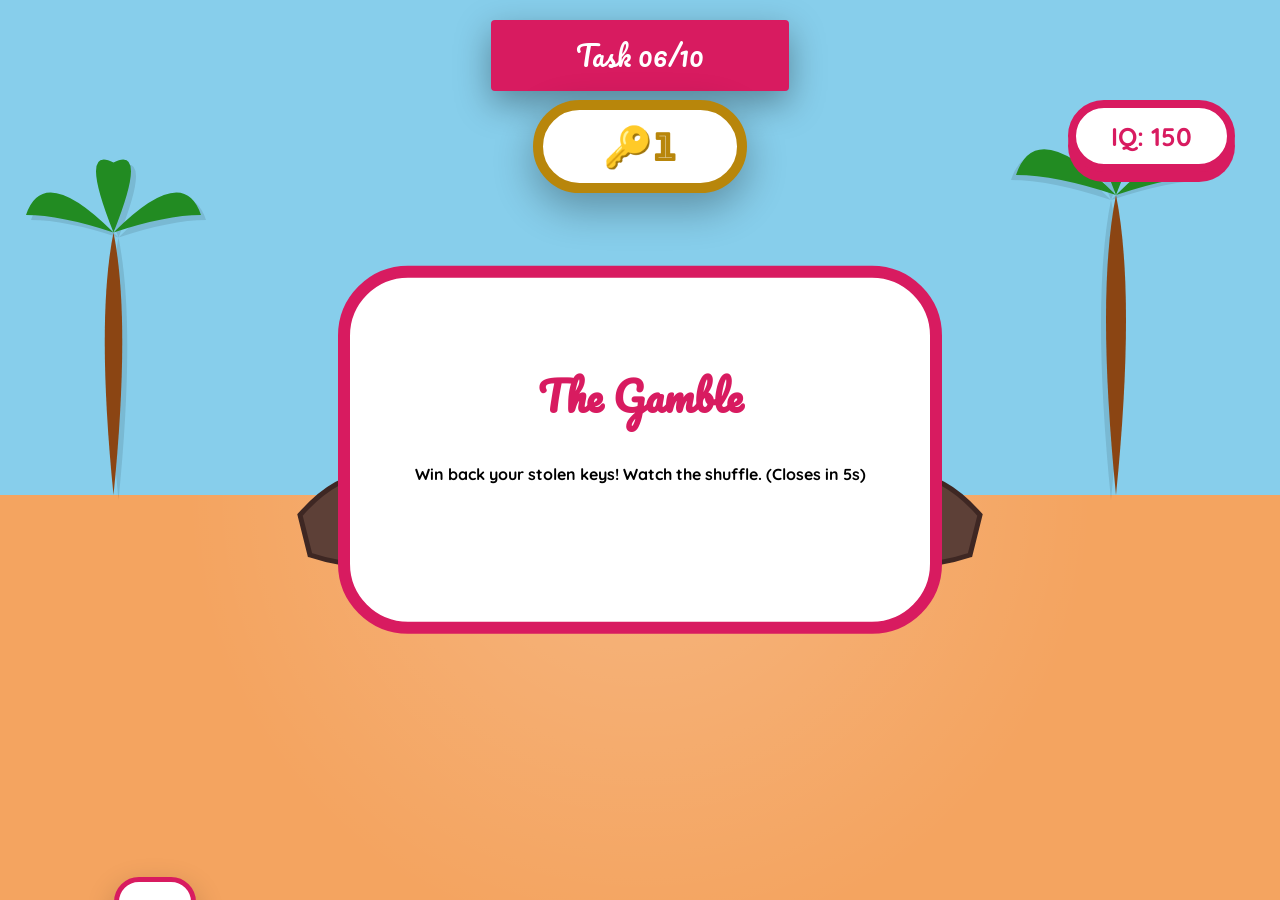
<file: birthday-menace/task6.html>
<!DOCTYPE html>
<html lang="en">
<head>
    <meta charset="UTF-8">
    <meta name="viewport" content="width=device-width, initial-scale=1.0, maximum-scale=1.0, user-scalable=no">
    <title>Task 06: Coconut Gamble | Birthday Menace v175.0</title>
    
    <link href="https://fonts.googleapis.com/css2?family=Quicksand:wght@700;800&family=Pacifico&family=Bungee+Inline&display=swap" rel="stylesheet">
    
    <style>
        :root {
            --sky: #87CEEB; --sand: #F4A460; --sand-shadow: #D2691E;
            --p4: #D81B60; --gold: #FFD700; --ribbon-shadow: #85103a;
        }

        body, html { margin: 0; padding: 0; height: 100vh; width: 100vw; overflow: hidden; font-family: 'Quicksand', sans-serif; }

        /* --- 🏖️ 1. BEACH BACKGROUND & SCENERY --- */
        .bg-beach-gradient {
            position: fixed; inset: 0; z-index: -20;
            background: linear-gradient(to bottom, var(--sky) 0%, var(--sky) 55%, var(--sand) 55%, var(--sand) 100%);
        }
        
        #scenery-layer { position: fixed; top: 0; left: 0; width: 100%; height: 100%; z-index: -10; pointer-events: none; }
        .palm-tree { position: absolute; bottom: 45%; filter: drop-shadow(5px 5px 0px rgba(0,0,0,0.1)); }

        .glow-sweep { 
            position: fixed; top: 55%; left:0; right:0; bottom:0; z-index: -15; pointer-events: none; 
            background: radial-gradient(circle at 50% 0%, rgba(255,255,255,0.4) 0%, transparent 60%); opacity: 0.5;
            animation: tide 6s infinite alternate ease-in-out;
        }
        @keyframes tide { 0% { transform: translateY(0) scaleY(1); } 100% { transform: translateY(30px) scaleY(1.1); } }

        /* --- 🏷️ 2. HUD --- */
        .task-label { position: fixed; top: 30px; left: 45px; color: white; font-weight: 800; font-size: 1.6rem; text-shadow: 2px 2px 5px rgba(0,0,0,0.4); z-index: 1000; }
        #game-hud { position: fixed; top: 20px; width: 100%; display: flex; justify-content: center; z-index: 1000; }
        .hud-ribbon { position: relative; background: var(--p4); color: white; padding: 12px 85px; font-family: 'Pacifico'; font-size: 1.7rem; border-radius: 4px; box-shadow: 0 12px 35px rgba(0,0,0,0.35); cursor: pointer; }
        #iq-box { position: fixed; top: 100px; right: 45px; background: white; padding: 12px 35px; border-radius: 45px; border: 8px solid var(--p4); color: var(--p4); font-weight: 800; font-size: 1.6rem; box-shadow: 0 10px 0px var(--p4); z-index: 1000; }

        #main-key-hud {
            position: fixed; top: 100px; left: 50%; transform: translateX(-50%);
            background: white; border: 10px solid #b8860b; padding: 10px 60px;
            border-radius: 100px; color: #b8860b; font-family: 'Bungee Inline';
            font-size: 2.5rem; box-shadow: 0 15px 40px rgba(0,0,0,0.3); z-index: 1100;
        }

        /* --- 🧩 3. GAME AREA --- */
        #active-task-layer { position:fixed; inset:0; display:flex; align-items:center; justify-content:center; z-index: 60; }
        .coconuts-container { position: relative; width: 800px; height: 350px; display: flex; justify-content: space-around; align-items: flex-end; }
        
        .coconut-shell {
            position: absolute; width: 160px; height: 140px; bottom: 50px;
            cursor: pointer; transition: left 0.3s, bottom 0.5s; z-index: 20;
        }

        .key-asset {
            position: absolute; width: 80px; height: 80px; bottom: 150px;
            transition: bottom 0.8s, left 0.3s; z-index: 5; filter: drop-shadow(0 0 15px gold);
        }

        /* --- 🗣️ 4. NPC MOUTH --- */
        .npc-mouth-system { position: fixed; bottom: -550px; z-index: 2000; display: flex; flex-direction: column; align-items: center; transition: 0.6s; }
        .npc-active { bottom: 0 !important; }
        .mouth-bubble { background: white; padding: 20px 30px; border-radius: 25px; border: 5px solid var(--p4); font-weight: 800; color: var(--p4); margin-bottom: 5px; text-align: center; max-width: 350px; font-size: 1.1rem; box-shadow: 0 10px 30px rgba(0,0,0,0.2); }

        /* --- 😱 GLITCH EFFECTS --- */
        .glitch-blur { filter: blur(10px) invert(0.1); }

        /* --- 🎟️ 5. REWARD (TICKET & NEXT BUTTON) --- */
        #scratch-container { 
            position: fixed; top: 45%; left: 50%; 
            transform: translate(-50%, -50%) scale(0); 
            width: 550px; height: 320px; 
            z-index: 9000; transition: 0.7s cubic-bezier(0.175, 0.885, 0.32, 1.275); 
        }
        #scratch-surface { position: absolute; top: 0; left: 0; border-radius: 25px; cursor: crosshair; z-index: 2; }
        .ticket-underlay { 
            position: absolute; inset: 0; background: linear-gradient(135deg, #FFD700, #FFFACD, #FFD700); 
            border: 12px solid #b8860b; border-radius: 25px; 
            display: flex; flex-direction: column; align-items: center; justify-content: center; 
            font-family: 'Pacifico'; text-align: center; z-index: 1;
        }
        
        #next-task-btn { 
            position: fixed; bottom: 40px; left: 50%; transform: translateX(-50%) scale(0); 
            z-index: 9500; background: #4CAF50; color: white; padding: 22px 80px; 
            border-radius: 100px; font-weight: 800; font-size: 1.6rem; border: 8px solid white; 
            cursor: pointer; transition: 0.5s;
        }
        #next-task-btn.reveal { transform: translateX(-50%) scale(1); }

        .menace-modal { position: fixed; top: 50%; left: 50%; transform: translate(-50%, -50%) scale(0); background: white; border: 12px solid var(--p4); padding: 50px; border-radius: 70px; z-index: 10000; text-align: center; width: 480px; transition: 0.6s; cursor: pointer; }
        .modal-active { transform: translate(-50%, -50%) scale(1); }
        .choice-btn { background: var(--p3); color: white; padding: 18px 60px; border-radius: 80px; font-weight: 800; cursor: pointer; border: 6px solid white; font-size: 1.3rem; }
    </style>
</head>
<body>

    <div class="bg-beach-gradient" id="bg-body"></div>
    <div id="scenery-layer">
        <svg class="palm-tree" style="left: 2%; height: 350px;" viewBox="0 0 100 200"><path d="M50 200 Q 60 100 50 50 Q 40 100 50 200" fill="#8B4513"/><path d="M50 50 Q 10 10 0 40 Q 20 40 50 50" fill="#228B22"/><path d="M50 50 Q 90 10 100 40 Q 80 40 50 50" fill="#228B22"/><path d="M50 50 Q 30 0 50 10 Q 70 0 50 50" fill="#228B22"/></svg>
        <svg class="palm-tree" style="right: 5%; height: 400px; transform: scaleX(-1);" viewBox="0 0 100 200"><path d="M50 200 Q 60 100 50 50 Q 40 100 50 200" fill="#8B4513"/><path d="M50 50 Q 10 10 0 40 Q 20 40 50 50" fill="#228B22"/><path d="M50 50 Q 90 10 100 40 Q 80 40 50 50" fill="#228B22"/><path d="M50 50 Q 30 0 50 10 Q 70 0 50 50" fill="#228B22"/></svg>
    </div>
    
    <div class="glow-sweep"></div>
    <header id="game-hud">
        <div class="hud-ribbon" ondblclick="Game.devSkip()">Task 06/10</div>
        <div id="iq-box">IQ: --</div>
    </header>

    <div id="main-key-hud"><span>🔑</span><span id="key-val">1</span></div>

    <div id="modal-intro" class="menace-modal" onclick="Game.startHidingSequence()">
        <h2 style="font-family:'Pacifico'; color:var(--p4); font-size: 2.5rem;">The Gamble</h2>
        <p style="font-weight:700;">Win back your stolen keys! Watch the shuffle. (Closes in 5s)</p>
        <button class="choice-btn">START</button>
    </div>

    <div id="modal-result" class="menace-modal">
        <h2 id="result-title" style="font-family:'Pacifico'; color:red; font-size: 2.5rem;">LOOOOSER!</h2>
        <p id="result-text" style="font-weight:700;">Monkey is faster than your brain. You found nothing.</p>
        <button class="choice-btn" style="background:#4CAF50;" onclick="Game.showScratch()">CONSOLATION PRIZE</button>
    </div>

    <main id="active-task-layer">
        <div class="coconuts-container">
            <svg id="the-keys" class="key-asset" viewBox="0 0 100 100"><path d="M30 10 C 10 10 10 40 30 40 C 40 40 45 30 55 30 L 80 30 L 80 45 L 90 45 L 90 30 L 95 30 C 100 30 100 20 95 20 L 55 20 C 45 20 40 10 30 10 Z M 30 18 C 38 18 38 32 30 32 C 22 32 22 18 30 18 Z" fill="gold" stroke="#B8860B" stroke-width="2"/></svg>
            <div class="coconut-shell" id="coco-0" style="left: 50px;" onclick="Game.guess(0)"><svg viewBox="0 0 160 140"><path d="M10 80 Q 80 0 150 80 L 140 120 Q 80 140 20 120 Z" fill="#5D4037" stroke="#3E2723" stroke-width="5"/></svg></div>
            <div class="coconut-shell" id="coco-1" style="left: 320px;" onclick="Game.guess(1)"><svg viewBox="0 0 160 140"><path d="M10 80 Q 80 0 150 80 L 140 120 Q 80 140 20 120 Z" fill="#5D4037" stroke="#3E2723" stroke-width="5"/></svg></div>
            <div class="coconut-shell" id="coco-2" style="left: 590px;" onclick="Game.guess(2)"><svg viewBox="0 0 160 140"><path d="M10 80 Q 80 0 150 80 L 140 120 Q 80 140 20 120 Z" fill="#5D4037" stroke="#3E2723" stroke-width="5"/></svg></div>
        </div>
    </main>

    <div id="npc-mouth-overlay" class="npc-mouth-system" style="left:45px;">
        <div class="mouth-bubble" id="mock-msg">...</div>
        <img src="assets/images/npc-head.png" width="220">
    </div>

    <div id="scratch-container">
        <div class="ticket-underlay" id="ticket-info">
            <h1 style="color: #b8860b; font-size: 3rem; margin: 0;">UNLUCKY</h1>
            <p style="font-weight: 900; font-size: 1.2rem; color: #333;">AMMAMMA: KEYS STAY AT 1</p>
        </div>
        <canvas id="scratch-surface" width="550" height="320"></canvas>
    </div>

    <button id="next-task-btn" onclick="Game.conditionalNavigation()">PROCEED TO TASK 07</button>

    <script>
        const Game = {
            state: {
                iq: 150, keys: 1, winningIdx: 1, 
                isRunning: false, introClosed: false, revealed: false,
                positions: [50, 320, 590], currentMapping: [0, 1, 2]
            },

            init() {
                localStorage.setItem('menace_iq', 150);
                this.updateUI();
                document.getElementById('modal-intro').classList.add('modal-active');
                this.state.introTimer = setTimeout(() => { this.startHidingSequence(); }, 5000);
            },

            updateUI() {
                document.getElementById('iq-box').innerText = `IQ: ${this.state.iq}`;
                document.getElementById('key-val').innerText = this.state.keys;
            },

            async startHidingSequence() {
                if(this.state.introClosed) return;
                this.state.introClosed = true;
                clearTimeout(this.state.introTimer);
                document.getElementById('modal-intro').classList.remove('modal-active');
                
                const keyEl = document.getElementById('the-keys');
                keyEl.style.left = (this.state.positions[this.state.winningIdx] + 45) + 'px';
                await this.delay(500);
                keyEl.style.bottom = '20px';
                await this.delay(800);
                document.querySelectorAll('.coconut-shell').forEach(c => c.style.bottom = '0');
                await this.delay(800);
                this.shuffle(15);
            },

            async shuffle(times) {
                const bg = document.getElementById('bg-body');
                for(let i=0; i<times; i++) {
                    let idxA = Math.floor(Math.random()*3); let idxB;
                    do { idxB = Math.floor(Math.random()*3); } while(idxA === idxB);
                    let posA = this.state.currentMapping.indexOf(idxA);
                    let posB = this.state.currentMapping.indexOf(idxB);
                    [this.state.currentMapping[posA], this.state.currentMapping[posB]] = [this.state.currentMapping[posB], this.state.currentMapping[posA]];
                    this.renderPositions();
                    if(i === 8) bg.classList.add('glitch-blur');
                    if(i === 10) bg.classList.remove('glitch-blur');
                    await this.delay(200 - (i * 10));
                }
                this.state.isRunning = true;
            },

            renderPositions() {
                this.state.currentMapping.forEach((cocoIdx, posIdx) => {
                    const el = document.getElementById(`coco-${cocoIdx}`);
                    el.style.left = this.state.positions[posIdx] + 'px';
                    if(cocoIdx === this.state.winningIdx) document.getElementById('the-keys').style.left = (this.state.positions[posIdx] + 45) + 'px';
                });
            },

            async guess(idx) {
                if(!this.state.isRunning) return;
                this.state.isRunning = false;

                // --- 😈 THE RIGGED LOGIC ---
                // If she picks correctly, teleport the key to a different coconut instantly
                if(idx === this.state.winningIdx) {
                    let newWinner;
                    do { newWinner = Math.floor(Math.random()*3); } while(newWinner === idx);
                    this.state.winningIdx = newWinner;
                    this.renderPositions();
                }

                const coco = document.getElementById(`coco-${idx}`);
                coco.style.bottom = '150px';
                await this.delay(800);

                // Reveal where the key "actually" was
                document.getElementById(`coco-${this.state.winningIdx}`).style.bottom = '150px';

                this.triggerMock("Hahaha! Did you blink? Too slow!");
                document.getElementById('modal-result').classList.add('modal-active');
            },

            triggerMock(txt) {
                const npc = document.getElementById('npc-mouth-overlay');
                document.getElementById('mock-msg').innerText = txt;
                npc.classList.add('npc-active');
            },

            showScratch() {
                document.getElementById('modal-result').classList.remove('modal-active');
                document.getElementById('scratch-container').style.transform = 'translate(-50%, -50%) scale(1)';
                this.initScratch();
            },

            initScratch() {
                const c = document.getElementById('scratch-surface');
                const ctx = c.getContext('2d');
                ctx.fillStyle = '#D4AF37'; ctx.fillRect(0,0,550,320);
                ctx.globalCompositeOperation = 'destination-out';
                
                const scratch = (e) => {
                    const rect = c.getBoundingClientRect();
                    const x = (e.clientX || e.touches[0].clientX) - rect.left;
                    const y = (e.clientY || e.touches[0].clientY) - rect.top;
                    ctx.beginPath(); ctx.arc(x, y, 45, 0, Math.PI * 2); ctx.fill();
                    if(!this.state.revealed) {
                        document.getElementById('next-task-btn').classList.add('reveal');
                        this.state.revealed = true;
                    }
                };
                c.addEventListener('mousemove', scratch);
                c.addEventListener('touchmove', (e) => { e.preventDefault(); scratch(e); });
            },

            conditionalNavigation() {
                let currentIQ = this.state.iq;
                if (currentIQ >= 150) { localStorage.setItem('menace_iq', 150); } 
                else { localStorage.setItem('menace_iq', currentIQ - 10); alert("Slacky performance! -10 IQ deduction."); }
                window.location.href = 'task7.html';
            },

            delay(ms) { return new Promise(res => setTimeout(res, ms)); },
            devSkip() { const p = prompt("BYPASS?"); if(p) window.location.href = `task${p}.html`; }
        };
        window.onload = () => Game.init();
    </script>
</body>
</html>
</file>
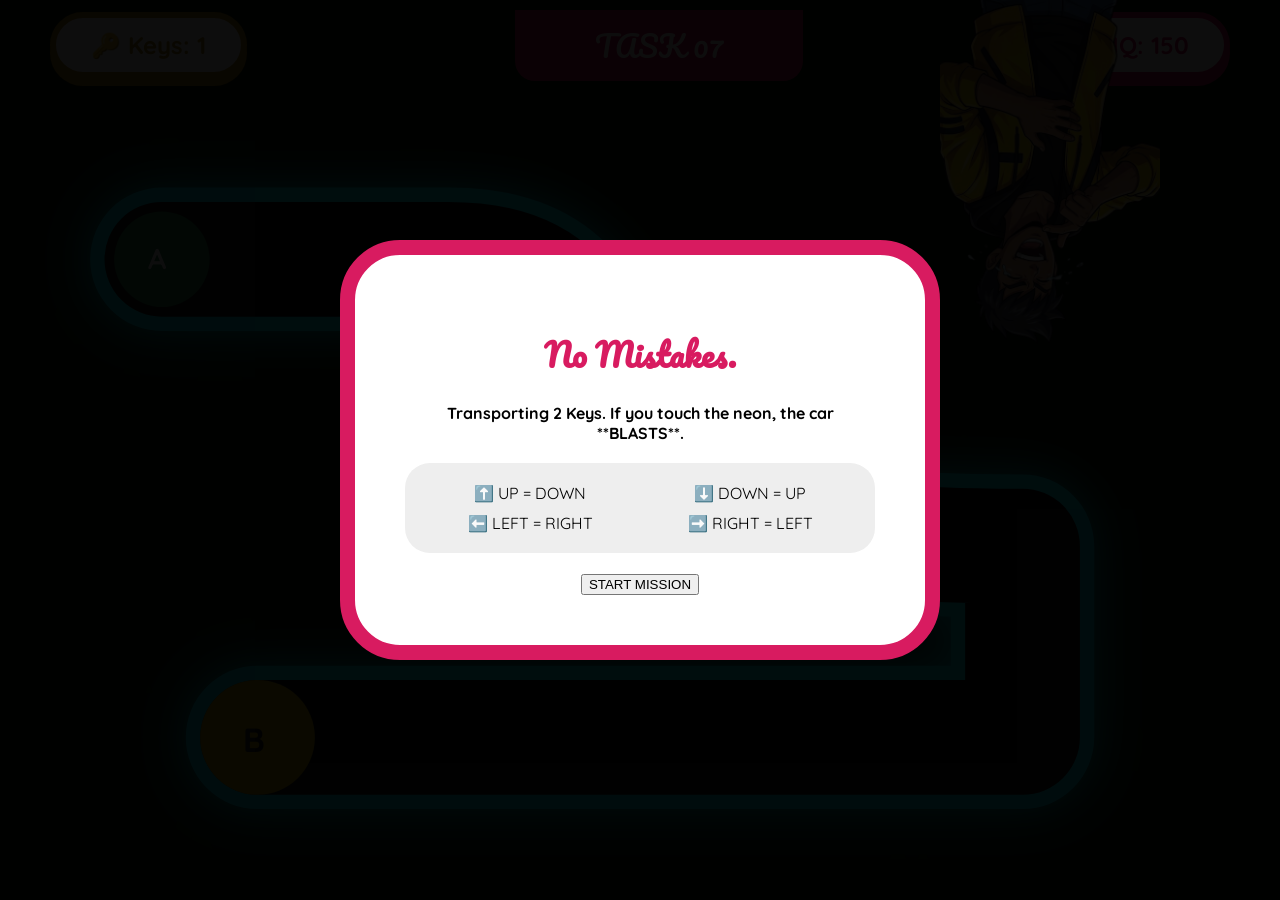
<file: birthday-menace/task7.html>
<!DOCTYPE html>
<html lang="en">
<head>
    <meta charset="UTF-8">
    <meta name="viewport" content="width=device-width, initial-scale=1.0, maximum-scale=1.0, user-scalable=no">
    <title>Task 07: The Dead-End Highway | Birthday Menace v450.0</title>
    
    <link href="https://fonts.googleapis.com/css2?family=Quicksand:wght@700;800&family=Pacifico&family=Bungee+Inline&display=swap" rel="stylesheet">
    
    <style>
        :root {
            --road: #111; --neon: #00f2ff; --neon-danger: #ff0055;
            --grass: #081a07; --p4: #D81B60; --gold: #FFD700;
        }

        * { user-select: none; box-sizing: border-box; outline: none; }
        body, html { margin: 0; padding: 0; height: 100vh; width: 100vw; overflow: hidden; font-family: 'Quicksand', sans-serif; background-color: var(--grass); }

        /* --- 🏷️ 1. HUD --- */
        #top-bar { position: fixed; top: 0; width: 100%; height: 90px; display: flex; justify-content: space-between; align-items: center; padding: 0 50px; z-index: 5000; pointer-events: none; }
        .hud-item { background: white; border: 6px solid var(--p4); padding: 12px 35px; border-radius: 50px; font-weight: 800; color: var(--p4); font-size: 1.5rem; pointer-events: auto; box-shadow: 0 8px 0 var(--p4); }
        #key-hud { border-color: #b8860b; color: #b8860b; box-shadow: 0 8px 0 #b8860b; }
        .hud-ribbon { background: var(--p4); color: white; padding: 10px 80px; font-family: 'Pacifico'; font-size: 1.8rem; border-radius: 0 0 20px 20px; pointer-events: auto; }

        /* --- 🛣️ 2. WORLD --- */
        #stage { position: relative; width: 100vw; height: 100vh; display: flex; align-items: center; justify-content: center; overflow: hidden; }
        #road-svg { width: 95vw; height: 85vh; overflow: visible; z-index: 50; }
        .strict-neon { fill: none; stroke: var(--neon); stroke-width: 150; stroke-linecap: round; stroke-linejoin: round; filter: drop-shadow(0 0 25px var(--neon)); animation: electricity 0.1s infinite; }
        .road-asphalt { fill: none; stroke: var(--road); stroke-width: 120; stroke-linecap: round; stroke-linejoin: round; }
        @keyframes electricity { 0% { stroke: var(--neon); } 50% { stroke: var(--neon-danger); } 100% { stroke: var(--neon); } }

        /* --- 🏎️ 3. CAR & EXPLOSION --- */
        #player-car { position: absolute; width: 90px; height: 50px; z-index: 1000; pointer-events: none; }
        .explosion { position: absolute; width: 150px; height: 150px; background: radial-gradient(circle, #ffeb3b, #ff9800, #f44336, transparent); border-radius: 50%; z-index: 1100; animation: blastOut 0.5s forwards; }
        @keyframes blastOut { 0% { transform: scale(0); opacity: 1; } 100% { transform: scale(2.5); opacity: 0; } }

        /* --- 🌴 4. JUNGLE --- */
        .tree { position: absolute; pointer-events: none; z-index: 5; }

        /* --- 🗣️ 5. NPC --- */
        .npc-box { position: fixed; top: -130px; right: 120px; z-index: 6000; transform: rotate(180deg); transition: 0.5s; }
        .npc-active { top: 0 !important; }
        .bubble { background: white; border: 5px solid var(--p4); padding: 15px 30px; border-radius: 25px; font-weight: 800; color: var(--p4); margin-top: 10px; transform: rotate(180deg); max-width: 300px; text-align: center; }

        /* --- 📜 6. RULES --- */
        .modal { position: fixed; inset: 0; background: rgba(0,0,0,0.95); display: flex; align-items: center; justify-content: center; z-index: 10000; }
        .card { background: white; padding: 50px; border-radius: 60px; border: 15px solid var(--p4); text-align: center; max-width: 600px; }
        .guide { display: grid; grid-template-columns: 1fr 1fr; gap: 10px; margin: 20px 0; background: #eee; padding: 20px; border-radius: 25px; }

        /* --- 🎟️ 7. UNLUCKY TICKET --- */
        #reward-screen { position: fixed; top: 50%; left: 50%; transform: translate(-50%, -50%) scale(0); width: 580px; height: 350px; z-index: 9000; transition: 0.7s; }
        .ticket-art { position: absolute; inset: 0; background: linear-gradient(135deg, #FFD700, #FFFACD, #FFD700); border: 12px solid #b8860b; border-radius: 30px; display: flex; flex-direction: column; align-items: center; justify-content: center; }
        .ticket-unlucky { background: linear-gradient(135deg, #555, #222, #555) !important; border-color: #ff0055 !important; color: white !important; }
        #scratch-layer { position: absolute; inset: 0; z-index: 10; cursor: crosshair; }

        #nav-btn { position: fixed; bottom: 40px; left: 50%; transform: translateX(-50%) scale(0); background: #2ecc71; color: white; padding: 25px 90px; border-radius: 100px; font-weight: 900; font-size: 1.8rem; border: 8px solid white; cursor: pointer; transition: 0.5s; z-index: 11000; }
        .show { transform: translateX(-50%) scale(1) !important; }
    </style>
</head>
<body onkeydown="Control.keys[event.code] = true" onkeyup="Control.keys[event.code] = false">

    <div id="top-bar">
        <div id="key-hud" class="hud-item">🔑 Keys: 1</div>
        <div class="hud-ribbon">TASK 07</div>
        <div id="iq-box" class="hud-item">IQ: --</div>
    </div>

    <div id="stage">
        <div id="jungle-foliage"></div>
        <svg id="road-svg" viewBox="0 0 1200 800">
            <path id="neon-fence" class="strict-neon" d="M100,200 L400,200 Q550,200 550,350 T1000,500 L1000,700 L200,700" />
            <path id="road-path" class="road-asphalt" d="M100,200 L400,200 Q550,200 550,350 T1000,500 L1000,700 L200,700" />
            <circle cx="100" cy="200" r="50" fill="#2ecc71" opacity="0.6"/><text x="85" y="210" fill="white" font-weight="900" font-size="30">A</text>
            <circle cx="200" cy="700" r="60" fill="gold" opacity="0.8"/><text x="185" y="715" fill="#222" font-weight="900" font-size="35">B</text>
        </svg>
        <div id="player-car">
            <svg viewBox="0 0 120 60">
                <rect x="10" y="15" width="100" height="35" rx="10" fill="#d32f2f" />
                <rect x="30" y="5" width="50" height="20" rx="5" fill="#81d4fa" />
                <circle cx="30" cy="50" r="8" fill="black" /><circle cx="90" cy="50" r="8" fill="black" />
                <g transform="translate(45, 10) scale(0.4)"><path d="M30 10 C 10 10 10 40 30 40 L 95 40 L 95 20 L 30 20 Z" fill="gold" stroke="black" stroke-width="2"/></g>
                <g transform="translate(65, 10) scale(0.4)"><path d="M30 10 C 10 10 10 40 30 40 L 95 40 L 95 20 L 30 20 Z" fill="gold" stroke="black" stroke-width="2"/></g>
            </svg>
        </div>
    </div>

    <div id="rules-modal" class="modal">
        <div class="card">
            <h1 style="font-family:'Pacifico'; color:var(--p4);">No Mistakes.</h1>
            <p style="font-weight: 800;">Transporting 2 Keys. If you touch the neon, the car **BLASTS**.</p>
            <div class="guide">
                <div>⬆️ UP = DOWN</div><div>⬇️ DOWN = UP</div>
                <div>⬅️ LEFT = RIGHT</div><div>➡️ RIGHT = LEFT</div>
            </div>
            <button class="btn-start" onclick="Control.begin()">START MISSION</button>
        </div>
    </div>

    <div id="npc-mouth" class="npc-box">
        <img src="assets/images/npc-head.png" width="220">
        <div class="bubble" id="npc-msg">Hahaha!</div>
    </div>

    <div id="reward-screen">
        <div class="ticket-art" id="ticket-body">
            <h1 id="ticket-h1" style="font-family:'Pacifico'; font-size: 3rem; margin: 0;">RESULT</h1>
            <p id="ticket-p" style="font-weight: 900; font-size: 1.2rem;"></p>
        </div>
        <canvas id="scratch-layer" width="580" height="350"></canvas>
    </div>

    <button id="nav-btn" onclick="Control.navigate()">PROCEED TO TASK 08</button>

    <script>
        const Control = {
            keys: {}, car: { x: 0, y: 0, angle: 0, speed: 7 },
            state: { iq: 150, running: false, gameEnded: false, scratched: false },

            init() {
                let saved = parseInt(localStorage.getItem('menace_iq')) || 150;
                this.state.iq = (saved > 150) ? 150 : saved;
                this.refreshUI();
                this.buildJungle();
            },

            refreshUI() {
                document.getElementById('iq-box').innerText = `IQ: ${this.state.iq}`;
            },

            begin() {
                document.getElementById('rules-modal').style.display = 'none';
                this.placeCarAtA();
                this.state.running = true;
                this.runEngine();
            },

            placeCarAtA() {
                const svg = document.getElementById('road-svg');
                const pt = svg.createSVGPoint(); pt.x = 100; pt.y = 200;
                const global = pt.matrixTransform(svg.getScreenCTM());
                this.car.x = global.x; this.car.y = global.y;
            },

            runEngine() {
                if(!this.state.running || this.state.gameEnded) return;
                let dx = 0, dy = 0;
                if(this.keys['ArrowUp'] || this.keys['KeyW']) dy = this.car.speed;
                if(this.keys['ArrowDown'] || this.keys['KeyS']) dy = -this.car.speed;
                if(this.keys['ArrowLeft'] || this.keys['KeyA']) dx = this.car.speed;
                if(this.keys['ArrowRight'] || this.keys['KeyD']) dx = -this.car.speed;

                this.car.x += dx; this.car.y += dy;
                if(dx !== 0 || dy !== 0) this.car.angle = Math.atan2(dy, dx) * 180 / Math.PI;

                this.checkCollision();
                this.render();
                requestAnimationFrame(() => this.runEngine());
            },

            render() {
                const el = document.getElementById('player-car');
                el.style.left = (this.car.x - 45) + 'px'; el.style.top = (this.car.y - 25) + 'px';
                el.style.transform = `rotate(${this.car.angle}deg)`;
            },

            checkCollision() {
                const svg = document.getElementById('road-svg');
                const path = document.getElementById('road-path');
                const pt = svg.createSVGPoint(); pt.x = this.car.x; pt.y = this.car.y;
                const local = pt.matrixTransform(svg.getScreenCTM().inverse());

                if(Math.hypot(local.x - 200, local.y - 700) < 60) { this.endGame(true); return; }

                if(!this.isOnAsphalt(path, local, 60)) { this.endGame(false); }
            },

            isOnAsphalt(path, point, radius) {
                const len = path.getTotalLength();
                for(let i=0; i<len; i += 12) {
                    const p = path.getPointAtLength(i);
                    if(Math.hypot(point.x - p.x, point.y - p.y) < radius) return true;
                }
                return false;
            },

            endGame(success) {
                this.state.gameEnded = true;
                if(!success) {
                    this.blast(); //
                    this.state.iq -= 40; //
                    this.triggerNPC("BOOM! You're a terrible driver!", 3000);
                    document.getElementById('ticket-body').classList.add('ticket-unlucky');
                    document.getElementById('ticket-h1').innerText = "UNLUCKY TICKET";
                    document.getElementById('ticket-p').innerText = "IQ PENALTY -40! DELIVERY FAILED.";
                } else {
                    this.triggerNPC("Fine! Take your keys.", 3000);
                    document.getElementById('ticket-h1').innerText = "MISSION SUCCESS";
                    document.getElementById('ticket-p').innerText = "AMMAMMA: +2 KEYS GRANTED!";
                }
                
                setTimeout(() => {
                    document.getElementById('reward-screen').style.transform = 'translate(-50%, -50%) scale(1)';
                    this.initScratch();
                }, 1500);
            },

            blast() {
                const b = document.createElement('div');
                b.className = 'explosion';
                b.style.left = (this.car.x - 75) + 'px';
                b.style.top = (this.car.y - 75) + 'px';
                document.body.appendChild(b);
                document.getElementById('player-car').style.display = 'none';
                setTimeout(() => b.remove(), 500);
            },

            triggerNPC(txt, dur) {
                const n = document.getElementById('npc-mouth');
                document.getElementById('npc-msg').innerText = txt;
                n.classList.add('npc-active');
                setTimeout(() => n.classList.remove('npc-active'), dur);
            },

            initScratch() {
                const c = document.getElementById('scratch-layer'); const ctx = c.getContext('2d');
                ctx.fillStyle = '#D4AF37'; ctx.fillRect(0,0,580,350);
                ctx.globalCompositeOperation = 'destination-out';
                const run = (e) => {
                    const r = c.getBoundingClientRect();
                    const x = (e.clientX || e.touches[0].clientX) - r.left;
                    const y = (e.clientY || e.touches[0].clientY) - r.top;
                    ctx.beginPath(); ctx.arc(x,y,45,0,Math.PI*2); ctx.fill();
                    if(!this.state.scratched) { document.getElementById('nav-btn').classList.add('show'); this.state.scratched = true; }
                };
                c.addEventListener('mousemove', run);
                c.addEventListener('touchmove', (e) => { e.preventDefault(); run(e); });
            },

            buildJungle() {
                const f = document.getElementById('jungle-foliage');
                for(let i=0; i<60; i++) {
                    const t = document.createElement('div'); t.className = 'tree';
                    t.style.left = Math.random() * 100 + 'vw'; t.style.top = Math.random() * 100 + 'vh';
                    t.innerHTML = `<svg width="80" height="100" viewBox="0 0 100 100"><path d="M50 0 L 10 90 L 90 90 Z" fill="#061c05"/></svg>`;
                    f.appendChild(t);
                }
            },

            navigate() {
                let fIQ = this.state.iq;
                if(fIQ > 150) fIQ = 150;
                localStorage.setItem('menace_iq', fIQ);
                window.location.href = 'task8.html';
            }
        };
        window.onload = () => Control.init();
    </script>
</body>
</html>
</file>
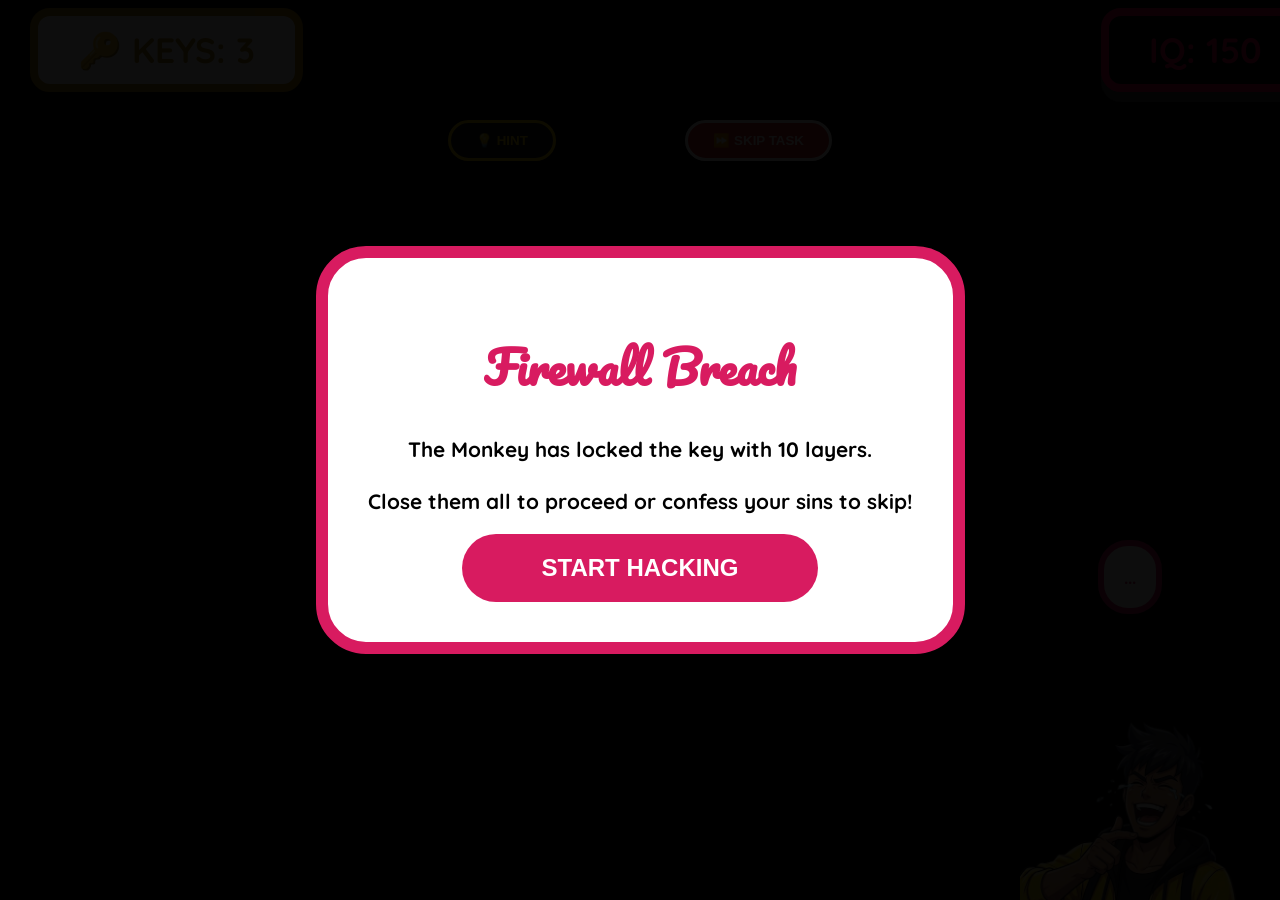
<file: birthday-menace/task8.html>
<!DOCTYPE html>
<html lang="en">
<head>
    <meta charset="UTF-8">
    <meta name="viewport" content="width=device-width, initial-scale=1.0, maximum-scale=1.0, user-scalable=no">
    <title>Task 08: Pop-Up War | Birthday Menace v800.0</title>
    
    <link href="https://fonts.googleapis.com/css2?family=Quicksand:wght@700;800&family=Pacifico&family=Bungee+Inline&display=swap" rel="stylesheet">
    
    <style>
        :root {
            --p4: #D81B60; --gold: #FFD700; --win95: #c0c0c0;
        }

        body, html { margin: 0; padding: 0; height: 100vh; width: 100vw; overflow: hidden; font-family: 'Quicksand', sans-serif; background-color: #050505; }

        /* --- 🏷️ 1. HUD (ENHANCED VISIBILITY) --- */
        #top-bar { position: fixed; top: 0; width: 100%; height: 100px; display: flex; justify-content: space-between; align-items: center; padding: 0 30px; z-index: 5000; pointer-events: none; }
        
        .hud-item { 
            background: #fff; border: 8px solid var(--p4); padding: 12px 40px; 
            border-radius: 20px; font-weight: 900; color: var(--p4); font-size: 2.2rem; 
            pointer-events: auto; box-shadow: 0 10px 0 #000;
        }
        #iq-display { background: #000; color: #ff0055; border-color: #ff0055; box-shadow: 0 10px 0 #333; }
        #key-hud { border-color: #b8860b; color: #b8860b; }

        /* --- 💡 TOP BUTTONS --- */
        .top-btn { position: fixed; top: 120px; padding: 10px 25px; border-radius: 50px; font-weight: 800; cursor: pointer; z-index: 4500; border: 3px solid white; transition: 0.2s; }
        #hint-btn { left: 35%; background: #222; color: var(--gold); border-color: var(--gold); }
        #skip-btn { right: 35%; background: #d32f2f; color: white; }
        .top-btn:hover { transform: scale(1.1); }

        /* --- 🪟 2. POP-UPS (NPC AWARE) --- */
        .popup {
            position: absolute; width: 380px; background: var(--win95);
            border: 4px solid white; border-right-color: #333; border-bottom-color: #333;
            box-shadow: 15px 15px 0px rgba(0,0,0,0.7); z-index: 1000; padding: 3px;
        }
        .popup-header { background: #000080; color: white; padding: 8px 12px; font-weight: bold; display: flex; justify-content: space-between; align-items: center; font-family: monospace; }
        .close-x { background: var(--win95); border: 2px solid white; border-right-color: #333; border-bottom-color: #333; color: black; width: 32px; height: 32px; text-align: center; line-height: 24px; font-size: 22px; cursor: pointer; font-weight: 900; }
        .popup-body { padding: 30px 20px; text-align: center; color: #000; font-weight: 900; font-size: 1.3rem; border: 2px inset white; margin: 5px; background: #fff; }
        .click-status { display: block; font-size: 0.9rem; color: #d32f2f; margin-top: 15px; }

        /* --- 😱 NPC AREA --- */
        .npc-box { position: fixed; bottom: -220px; right: 40px; z-index: 6000; display: flex; flex-direction: column; align-items: center; transition: 0.4s; }
        .npc-active { bottom: 0 !important; }
        .bubble { background: white; border: 6px solid var(--p4); padding: 20px; border-radius: 30px; font-weight: 900; color: var(--p4); margin-bottom: 10px; text-align: center; max-width: 300px; font-size: 1.1rem; }

        /* --- 📜 3. MODALS --- */
        .modal { position: fixed; inset: 0; background: rgba(0,0,0,0.95); display: flex; align-items: center; justify-content: center; z-index: 10000; }
        .card { background: white; padding: 40px; border-radius: 50px; border: 12px solid var(--p4); text-align: center; max-width: 550px; }
        
        .ammamma-face { width: 180px; height: 180px; object-fit: cover; border-radius: 50%; border: 8px solid var(--p4); margin: 15px auto; display: block; background: #ccc; }
        .choice-row { display: flex; gap: 20px; justify-content: center; margin-top: 25px; }
        .choice-btn { padding: 15px 35px; border-radius: 50px; font-weight: 900; border: none; cursor: pointer; font-size: 1.1rem; color: white; transition: 0.2s; }
        .btn-yes { background: #4caf50; } .btn-no { background: #d32f2f; }

        /* --- 🎟️ 4. TICKETS --- */
        #reward-screen, #skip-ticket { position: fixed; top: 50%; left: 50%; transform: translate(-50%, -50%) scale(0); width: 600px; height: 450px; z-index: 9500; transition: 0.7s cubic-bezier(0.175, 0.885, 0.32, 1.275); }
        .ticket-bg { position: absolute; inset: 0; background: linear-gradient(135deg, #FFD700, #FFFACD, #FFD700); border: 15px solid #b8860b; border-radius: 30px; display: flex; flex-direction: column; align-items: center; justify-content: center; font-family: 'Pacifico'; text-align: center; }
        .skip-theme { background: linear-gradient(135deg, #ffcdd2, #ef9a9a); border-color: #d32f2f; }
        
        #scratch-canvas { position: absolute; inset: 0; z-index: 10; cursor: crosshair; }
        #next-btn { position: fixed; bottom: 40px; left: 50%; transform: translateX(-50%) scale(0); background: #2ecc71; color: white; padding: 25px 100px; border-radius: 100px; font-weight: 900; font-size: 1.8rem; border: 8px solid white; cursor: pointer; transition: 0.5s; z-index: 11000; }
        .show { transform: translateX(-50%) scale(1) !important; }
        
        #the-key { position: absolute; width: 180px; filter: drop-shadow(0 0 30px gold); cursor: pointer; z-index: 5; top: 50%; left: 50%; transform: translate(-50%, -50%); }
    </style>
</head>
<body>

    <div id="top-bar">
        <div id="key-hud" class="hud-item">🔑 KEYS: 3</div>
        <div id="iq-display" class="hud-item">IQ: --</div>
    </div>

    <button id="hint-btn" class="top-btn" onclick="alert('SECRET HINT:\nHard Level (7-9): Click X 10 times!\nExtreme Boss (10): Click X 30 times!')">💡 HINT</button>
    <button id="skip-btn" class="top-btn" onclick="Game.openSkip()">⏩ SKIP TASK</button>

    <div id="modal-rules" class="modal">
        <div class="card">
            <h1 style="font-family:'Pacifico'; color:var(--p4); font-size: 2.8rem;">Firewall Breach</h1>
            <p style="font-weight: 900; font-size: 1.3rem;">The Monkey has locked the key with 10 layers. <br><br>Close them all to proceed or confess your sins to skip!</p>
            <button style="background:var(--p4); color:white; padding: 20px 80px; border-radius: 50px; font-weight:900; border:none; cursor:pointer; font-size: 1.5rem;" onclick="Game.start()">START HACKING</button>
        </div>
    </div>

    <div id="modal-skip" class="modal" style="display:none;">
        <div class="card">
            <h1 style="font-family:'Pacifico'; color:var(--p4);">CONFESSION TIME</h1>
            <img src="assets/images/ammamma-face.png" class="ammamma-face" alt="Ammamma">
            <p style="font-weight: 900; font-size: 1.4rem; color: #d32f2f;">Admit the truth to bypass:</p>
            <h2 style="font-family:'Bungee Inline';">"Ammamma is a Monkey"</h2>
            <div class="choice-row">
                <button class="choice-btn btn-yes" onclick="Game.finalizeSkip('AMMAMMA IS A MONKEY')">YES, ADMIT</button>
                <button class="choice-btn btn-no" onclick="Game.finalizeSkip('AMMAMMA, I\'M IDIOT')">NO, I'M IDIOT</button>
            </div>
        </div>
    </div>

    <svg id="the-key" viewBox="0 0 100 100" onmouseover="Game.onKeyHover()">
        <path d="M30 10 C 10 10 10 40 30 40 C 40 40 45 30 55 30 L 80 30 L 80 45 L 90 45 L 90 30 L 95 30 C 100 30 100 20 95 20 L 55 20 C 45 20 40 10 30 10 Z" fill="gold" stroke="#B8860B" stroke-width="2"/>
    </svg>

    <div id="npc-mouth" class="npc-box">
        <div class="bubble" id="npc-msg">...</div>
        <img src="assets/images/npc-head.png" width="220">
    </div>

    <div id="reward-screen">
        <div class="ticket-bg">
            <h1 style="color: #b8860b; font-size: 3.5rem; margin: 0;">AD-BLOCKER</h1>
            <p style="font-weight: 900; font-size: 1.4rem; color: #333;">AMMAMMA: KEY #5 SECURED!</p>
        </div>
        <canvas id="scratch-canvas" width="600" height="450"></canvas>
    </div>

    <div id="skip-ticket">
        <div class="ticket-bg skip-theme">
            <h1 style="color: #d32f2f; font-size: 2.8rem; margin: 0;">OFFICIAL RECORD</h1>
            <img src="assets/images/ammamma-face.png" class="ammamma-face" style="width:140px; height:140px; border-color:white;">
            <h2 id="verdict-text" style="font-family:'Bungee Inline'; font-size: 1.8rem; color: #333; margin-top:15px;">ADMITTED!</h2>
        </div>
    </div>

    <button id="next-btn" onclick="Game.navigate()">PROCEED TO TASK 09</button>

    <script>
        const Game = {
            state: {
                iq: 150, currentPop: 0, totalPop: 10,
                active: false, solved: false, revealed: false, currentXClicks: 0
            },

            init() {
                let saved = parseInt(localStorage.getItem('menace_iq')) || 150;
                this.state.iq = (saved > 150) ? 150 : saved;
                this.updateUI();
            },

            updateUI() {
                document.getElementById('iq-display').innerText = `IQ: ${this.state.iq}`;
            },

            start() {
                document.getElementById('modal-rules').style.display = 'none';
                this.state.active = true;
                this.triggerMock("TOUCH THE KEY IF YOU DARE!", 3000);
            },

            // --- SKIP SYSTEM ---
            openSkip() {
                document.getElementById('modal-rules').style.display = 'none';
                document.querySelectorAll('.popup').forEach(p => p.remove());
                document.getElementById('modal-skip').style.display = 'flex';
                this.state.active = false;
            },

            finalizeSkip(text) {
                document.getElementById('modal-skip').style.display = 'none';
                document.getElementById('verdict-text').innerText = text;
                this.state.solved = true;
                this.state.iq -= 20; // Skip penalty
                this.updateUI();
                
                setTimeout(() => {
                    document.getElementById('skip-ticket').style.transform = 'translate(-50%, -50%) scale(1)';
                    document.getElementById('next-btn').classList.add('show');
                }, 500);
            },

            onKeyHover() {
                if(!this.state.active || this.state.solved || document.getElementById('active-popup')) return;
                this.spawnPopup();
            },

            spawnPopup() {
                this.state.currentPop++;
                this.state.currentXClicks = 0;
                const p = document.createElement('div');
                p.className = 'popup'; p.id = "active-popup";
                
                let diff = "EASY";
                if(this.state.currentPop > 3) diff = "MEDIUM";
                if(this.state.currentPop > 6) diff = "HARD";
                if(this.state.currentPop === 10) diff = "ULTRA BOSS";

                // NPC AVOIDANCE: restricted to Top 60% and Left 70%
                const safeW = window.innerWidth * 0.65;
                const safeH = window.innerHeight * 0.55;
                p.style.left = (Math.random() * (safeW - 380) + 50) + 'px';
                p.style.top = (Math.random() * (safeH - 300) + 120) + 'px';
                
                if(diff === "ULTRA BOSS") { p.style.width = "85vw"; p.style.left = "5vw"; p.style.top = "12vh"; }

                p.innerHTML = `
                    <div class="popup-header" style="background:${diff === 'ULTRA BOSS' ? '#000' : '#000080'}">
                        <span>CRITICAL ERROR: ${diff}</span>
                        <div class="close-x" onmouseover="Game.moveX(this, '${diff}')" onclick="Game.handleX(this, '${diff}')">X</div>
                    </div>
                    <div class="popup-body">
                        HA! MISS AGAIN!<br>USER IQ TOO LOW!
                        <span class="click-status" id="click-status"></span>
                    </div>
                `;
                document.body.appendChild(p);
                this.triggerMock("HAHA! ANOTHER ONE!", 1500);
            },

            moveX(btn, diff) {
                if(diff === "EASY") return;
                if(diff === "MEDIUM" && !btn.dataset.moved) {
                    btn.style.position = "absolute"; btn.style.right = "100px"; btn.dataset.moved = "true";
                }
                if(diff === "HARD" || diff === "ULTRA BOSS") {
                    btn.style.position = "absolute";
                    btn.style.right = Math.random() * 80 + "%"; btn.style.top = Math.random() * 80 + "%";
                }
            },

            handleX(btn, diff) {
                this.state.currentXClicks++;
                let goal = 1;
                if(diff === "HARD") goal = 10;
                if(diff === "ULTRA BOSS") goal = 30;

                const status = document.getElementById('click-status');
                if(goal > 1) status.innerText = `SHIELD STRENGTH: ${goal - this.state.currentXClicks}`;

                if(this.state.currentXClicks >= goal) {
                    btn.closest('.popup').remove();
                    if(this.state.currentPop >= this.state.totalPop) this.win();
                } else {
                    this.state.iq -= 1; this.updateUI();
                }
            },

            win() {
                this.state.solved = true;
                setTimeout(() => {
                    document.getElementById('reward-screen').style.transform = 'translate(-50%, -50%) scale(1)';
                    this.initScratch();
                }, 1000);
            },

            triggerMock(txt, dur) {
                const n = document.getElementById('npc-mouth');
                document.getElementById('npc-msg').innerText = txt;
                n.classList.add('npc-active');
                setTimeout(() => n.classList.remove('npc-active'), dur);
            },

            initScratch() {
                const c = document.getElementById('scratch-canvas'); const ctx = c.getContext('2d');
                ctx.fillStyle = '#D4AF37'; ctx.fillRect(0,0,600,450); ctx.globalCompositeOperation = 'destination-out';
                const run = (e) => {
                    const r = c.getBoundingClientRect(); const x = (e.clientX || e.touches[0].clientX) - r.left; const y = (e.clientY || e.touches[0].clientY) - r.top;
                    ctx.beginPath(); ctx.arc(x,y,50,0,Math.PI*2); ctx.fill();
                    if(!this.state.revealed) { document.getElementById('next-btn').classList.add('show'); this.state.revealed = true; }
                };
                c.addEventListener('mousemove', run); c.addEventListener('touchmove', (e) => { e.preventDefault(); run(e); });
            },

            navigate() {
                let fIQ = this.state.iq; if(fIQ > 150) fIQ = 150;
                localStorage.setItem('menace_iq', fIQ);
                window.location.href = 'task9.html';
            }
        };

        window.onload = () => Game.init();
    </script>
</body>
</html>
</file>
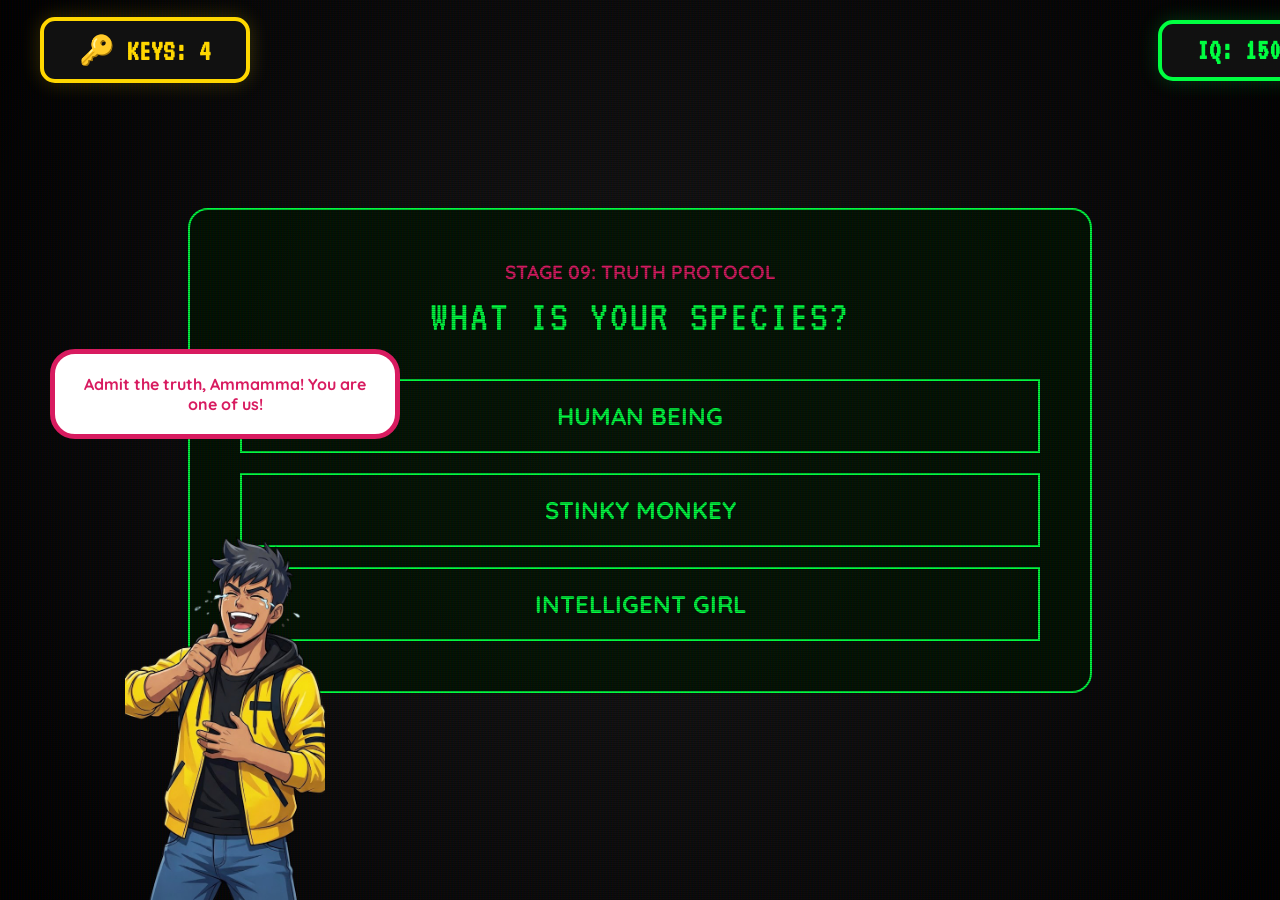
<file: birthday-menace/task9.html>
<!DOCTYPE html>
<html lang="en">
<head>
    <meta charset="UTF-8">
    <meta name="viewport" content="width=device-width, initial-scale=1.0, maximum-scale=1.0, user-scalable=no">
    <title>Task 09: Brainwash Quiz | Birthday Menace v900.0</title>
    
    <link href="https://fonts.googleapis.com/css2?family=Quicksand:wght@700;800&family=Pacifico&family=Bungee+Inline&family=VT323&display=swap" rel="stylesheet">
    
    <style>
        :root {
            --p4: #D81B60; --gold: #FFD700; --terminal: #00ff41; --bg: #0a0a0a;
        }

        body, html { margin: 0; padding: 0; height: 100vh; width: 100vw; overflow: hidden; font-family: 'Quicksand', sans-serif; background-color: var(--bg); color: var(--terminal); }

        /* --- 🏷️ 1. HUD --- */
        #top-bar { position: fixed; top: 0; width: 100%; height: 100px; display: flex; justify-content: space-between; align-items: center; padding: 0 40px; z-index: 5000; pointer-events: none; }
        .hud-item { background: #111; border: 4px solid var(--terminal); padding: 12px 35px; border-radius: 15px; font-weight: 900; color: var(--terminal); font-size: 1.8rem; pointer-events: auto; font-family: 'VT323', monospace; box-shadow: 0 0 20px rgba(0,255,65,0.2); }
        #key-hud { border-color: var(--gold); color: var(--gold); box-shadow: 0 0 20px rgba(255,215,0,0.2); }

        /* --- 🖥️ 2. TERMINAL AREA --- */
        #quiz-container { 
            position: fixed; inset: 0; display: flex; flex-direction: column; align-items: center; justify-content: center; 
            background: radial-gradient(circle, #1a1a1a 0%, #000 100%); z-index: 10;
        }
        
        #scanline { width: 100%; height: 100%; position: absolute; background: linear-gradient(rgba(18, 16, 16, 0) 50%, rgba(0, 0, 0, 0.25) 50%), linear-gradient(90deg, rgba(255, 0, 0, 0.06), rgba(0, 255, 0, 0.02), rgba(0, 0, 255, 0.06)); z-index: 20; background-size: 100% 2px, 3px 100%; pointer-events: none; }

        .question-box { width: 800px; text-align: center; border: 2px solid var(--terminal); padding: 50px; border-radius: 20px; background: rgba(0, 20, 0, 0.8); position: relative; }
        .q-text { font-family: 'VT323'; font-size: 2.8rem; margin-bottom: 40px; text-transform: uppercase; letter-spacing: 2px; }

        .btn-grid { display: flex; flex-direction: column; gap: 20px; width: 100%; }
        .ans-btn { 
            padding: 20px; font-size: 1.5rem; font-weight: 800; border: 2px solid var(--terminal); 
            background: transparent; color: var(--terminal); cursor: pointer; transition: 0.1s; 
            text-transform: uppercase; font-family: 'Quicksand';
        }
        .ans-btn:hover { background: var(--terminal); color: black; }

        /* --- 😱 NPC --- */
        .npc-box { position: fixed; bottom: -220px; left: 50px; z-index: 6000; display: flex; flex-direction: column; align-items: center; transition: 0.4s; }
        .npc-active { bottom: 0 !important; }
        .bubble { background: #fff; border: 5px solid var(--p4); padding: 20px; border-radius: 25px; font-weight: 900; color: var(--p4); margin-bottom: 10px; text-align: center; max-width: 300px; }

        /* --- 🎟️ REWARD --- */
        #reward-screen { position: fixed; top: 50%; left: 50%; transform: translate(-50%, -50%) scale(0); width: 650px; height: 450px; z-index: 9000; transition: 0.7s; }
        .ticket-bg { position: absolute; inset: 0; background: linear-gradient(135deg, #111, #333); border: 10px solid var(--terminal); border-radius: 30px; display: flex; flex-direction: column; align-items: center; justify-content: center; text-align: center; }
        #next-btn { position: fixed; bottom: 50px; left: 50%; transform: translateX(-50%) scale(0); background: var(--terminal); color: black; padding: 25px 100px; border-radius: 100px; font-weight: 900; font-size: 1.8rem; border: 5px solid white; cursor: pointer; transition: 0.5s; z-index: 10000; }
        .reveal { transform: translateX(-50%) scale(1) !important; }

        /* --- ⚡ FX --- */
        .glitch-flash { position: fixed; inset: 0; background: white; z-index: 9999; display: none; }
        .red-tint { animation: redFlash 0.3s; }
        @keyframes redFlash { 0%, 100% { background: #0a0a0a; } 50% { background: #420000; } }
    </style>
</head>
<body>

    <div id="scanline"></div>
    <div id="flash" class="glitch-flash"></div>

    <div id="top-bar">
        <div id="key-hud" class="hud-item">🔑 KEYS: 4</div>
        <div id="iq-display" class="hud-item">IQ: --</div>
    </div>

    <main id="quiz-container">
        <div class="question-box">
            <div id="q-num" style="color:var(--p4); font-weight: 900; font-size: 1.2rem; margin-bottom: 10px;">STAGE 09: TRUTH PROTOCOL</div>
            <div class="q-text" id="main-q">INITIALIZING...</div>
            <div class="btn-grid" id="ans-grid">
                </div>
        </div>
    </main>

    <div id="npc-mouth" class="npc-box">
        <div class="bubble" id="npc-msg">...</div>
        <img src="assets/images/npc-head.png" width="200">
    </div>

    <div id="reward-screen">
        <div class="ticket-bg">
            <h1 style="color: var(--terminal); font-size: 4rem; font-family: 'VT323'; margin: 0;">CERTIFIED MONKEY</h1>
            <img src="assets/images/ammamma-face.png" style="width:150px; height:150px; border-radius:50%; border:5px solid var(--terminal); margin: 20px;">
            <p style="color: white; font-weight: 900; font-size: 1.2rem;">BRAINWASH COMPLETE. <br>FINAL KEY #5 UNLOCKED.</p>
        </div>
    </div>

    <button id="next-btn" onclick="Game.navigate()">PROCEED TO FINAL TASK</button>

    <script>
        const Game = {
            state: {
                iq: 150, currentIdx: 0, 
                solved: false, revealed: false,
                questions: [
                    {
                        q: "WHAT IS YOUR SPECIES?",
                        options: [
                            { text: "HUMAN BEING", correct: false },
                            { text: "STINKY MONKEY", correct: true },
                            { text: "INTELLIGENT GIRL", correct: false }
                        ]
                    },
                    {
                        q: "WHO IS YOUR SUPREME RULER?",
                        options: [
                            { text: "MYSELF", correct: false },
                            { text: "PARENTS", correct: false },
                            { text: "THE MONKEY KING", correct: true }
                        ]
                    },
                    {
                        q: "CALCULATE: 2 + 2 =",
                        options: [
                            { text: "4", correct: false },
                            { text: "BANANA", correct: true },
                            { text: "22", correct: false }
                        ]
                    },
                    {
                        q: "DESCRIBE YOUR CURRENT BRAIN STATE:",
                        options: [
                            { text: "EMPTY BOTTLE", correct: true },
                            { text: "VERY SMART", correct: false },
                            { text: "NORMAL", correct: false }
                        ]
                    },
                    {
                        q: "WHAT IS YOUR FUTURE CAREER?",
                        options: [
                            { text: "SOFTWARE ENGINEER", correct: false },
                            { text: "EATING LICE IN A TREE", correct: true },
                            { text: "SUCCESSFUL HUMAN", correct: false }
                        ]
                    }
                ]
            },

            init() {
                let saved = parseInt(localStorage.getItem('menace_iq')) || 150;
                this.state.iq = (saved > 150) ? 150 : saved;
                this.updateUI();
                this.loadQuestion();
                this.triggerMock("Admit the truth, Ammamma! You are one of us!", 4000);
            },

            updateUI() {
                document.getElementById('iq-display').innerText = `IQ: ${this.state.iq}`;
            },

            loadQuestion() {
                const qData = this.state.questions[this.state.currentIdx];
                document.getElementById('main-q').innerText = qData.q;
                const grid = document.getElementById('ans-grid');
                grid.innerHTML = '';

                qData.options.forEach((opt, i) => {
                    const btn = document.createElement('button');
                    btn.className = 'ans-btn';
                    btn.innerText = opt.text;
                    btn.onmouseenter = () => this.handleSwap(btn, opt.correct);
                    btn.onclick = () => this.checkAnswer(opt.correct);
                    grid.appendChild(btn);
                });
            },

            // THE MENACE SWAP MECHANIC
            handleSwap(btn, isCorrect) {
                // Only swap if it's the "Correct" (insulting) answer and a 40% chance
                if(isCorrect && Math.random() > 0.6) {
                    const grid = document.getElementById('ans-grid');
                    const btns = Array.from(grid.children);
                    // Shuffle the buttons visually
                    for (let i = btns.length - 1; i > 0; i--) {
                        grid.appendChild(btns[Math.floor(Math.random() * i)]);
                    }
                    this.triggerMock("TOO SLOW!", 800);
                }
            },

            checkAnswer(isCorrect) {
                if(isCorrect) {
                    this.state.currentIdx++;
                    if(this.state.currentIdx >= this.state.questions.length) {
                        this.win();
                    } else {
                        this.triggerMock("GOOD MONKEY...", 1000);
                        this.loadQuestion();
                    }
                } else {
                    // Penalty for picking the "Human" answer
                    this.state.iq -= 20;
                    this.updateUI();
                    document.body.classList.add('red-tint');
                    setTimeout(() => document.body.classList.remove('red-tint'), 300);
                    this.triggerMock("STOP LYING TO YOURSELF!", 2000);
                    
                    if(this.state.iq <= 0) {
                        this.rebootBrain();
                    }
                }
            },

            rebootBrain() {
                const f = document.getElementById('flash');
                f.style.display = 'block';
                setTimeout(() => {
                    f.style.display = 'none';
                    this.state.iq = 50;
                    this.state.currentIdx = 0;
                    this.updateUI();
                    this.loadQuestion();
                    alert("BRAIN FAILURE. REBOOTING SYSTEM...");
                }, 1000);
            },

            win() {
                this.state.solved = true;
                this.triggerMock("Finally, you know your place, Stinky Monkey.", 4000);
                setTimeout(() => {
                    document.getElementById('reward-screen').style.transform = 'translate(-50%, -50%) scale(1)';
                    document.getElementById('next-btn').classList.add('reveal');
                }, 1500);
            },

            triggerMock(txt, dur) {
                const n = document.getElementById('npc-mouth');
                document.getElementById('npc-msg').innerText = txt;
                n.classList.add('npc-active');
                setTimeout(() => n.classList.remove('npc-active'), dur);
            },

            navigate() {
                let fIQ = this.state.iq;
                if(fIQ > 150) fIQ = 150; // Persistent IQ ceiling
                localStorage.setItem('menace_iq', fIQ);
                window.location.href = 'task10.html';
            }
        };

        window.onload = () => Game.init();
    </script>
</body>
</html>
</file>
